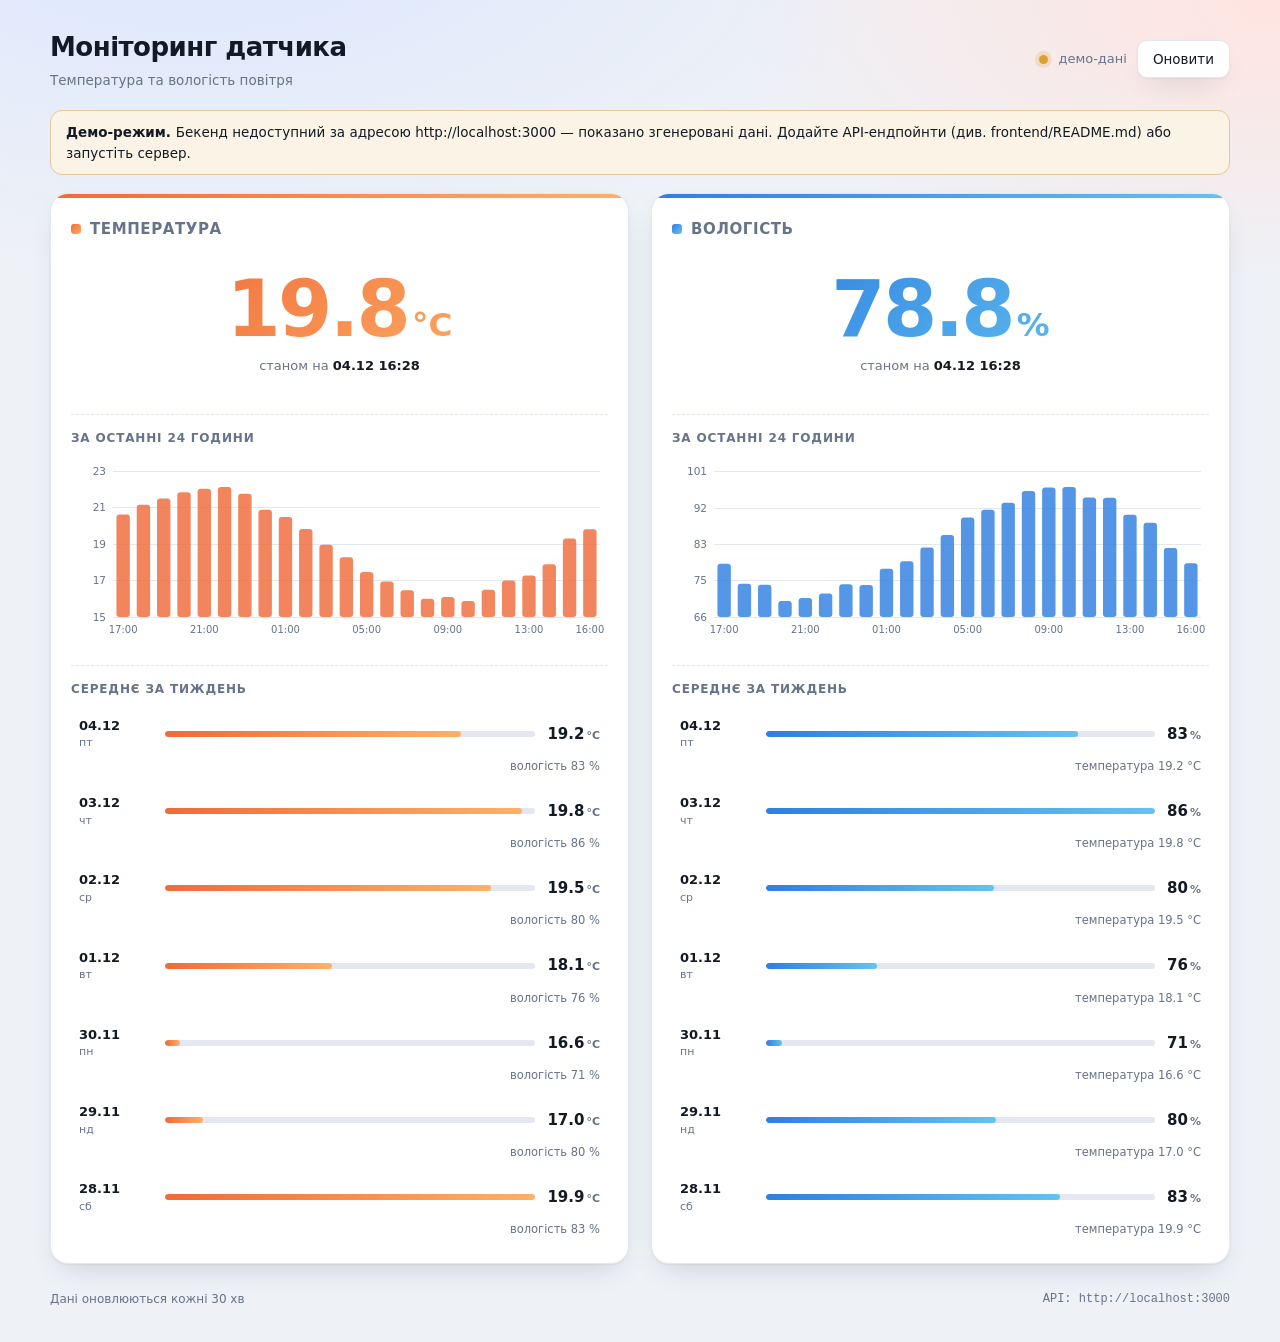
<file: frontend/index.html>
<!doctype html>
<html lang="uk">
<head>
  <meta charset="utf-8">
  <meta name="viewport" content="width=device-width, initial-scale=1">
  <title>Моніторинг температури та вологості</title>
  <link rel="stylesheet" href="styles.css">
</head>
<body>

  <header class="topbar">
    <div class="topbar__titles">
      <h1>Моніторинг датчика</h1>
      <p class="subtitle">Температура та вологість повітря</p>
    </div>

    <div class="topbar__status">
      <span id="status-dot" class="dot dot--idle" aria-hidden="true"></span>
      <span id="status-text" class="status-text">завантаження…</span>
      <button id="refresh" class="btn" type="button">Оновити</button>
    </div>
  </header>

  <div id="banner" class="banner" hidden></div>

  <main class="grid">

    <!-- ================= ТЕМПЕРАТУРА ================= -->
    <section class="panel" data-metric="temp" aria-labelledby="temp-title">
      <h2 class="panel__title" id="temp-title">
        <span class="panel__icon panel__icon--temp" aria-hidden="true"></span>
        Температура
      </h2>

      <!-- 1. актуальні дані -->
      <div class="current">
        <div class="current__value">
          <span data-role="current">—</span><span class="current__unit">°C</span>
        </div>
        <div class="current__meta">
          станом на <b data-role="current-time">—</b>
        </div>
      </div>

      <!-- 2. гістограма за 24 години -->
      <h3 class="block-title">За останні 24 години</h3>
      <div class="chart" data-role="chart" role="img" aria-label="Гістограма температури за 24 години"></div>

      <!-- 3. середні за тиждень -->
      <h3 class="block-title">Середнє за тиждень</h3>
      <ul class="week" data-role="week"></ul>
    </section>

    <!-- ================= ВОЛОГІСТЬ ================= -->
    <section class="panel" data-metric="humid" aria-labelledby="humid-title">
      <h2 class="panel__title" id="humid-title">
        <span class="panel__icon panel__icon--humid" aria-hidden="true"></span>
        Вологість
      </h2>

      <div class="current">
        <div class="current__value">
          <span data-role="current">—</span><span class="current__unit">%</span>
        </div>
        <div class="current__meta">
          станом на <b data-role="current-time">—</b>
        </div>
      </div>

      <h3 class="block-title">За останні 24 години</h3>
      <div class="chart" data-role="chart" role="img" aria-label="Гістограма вологості за 24 години"></div>

      <h3 class="block-title">Середнє за тиждень</h3>
      <ul class="week" data-role="week"></ul>
    </section>

  </main>

  <footer class="footer">
    <span>Дані оновлюються кожні 30&nbsp;хв</span>
    <span id="api-info"></span>
  </footer>

  <script src="app.js"></script>
</body>
</html>
</file>
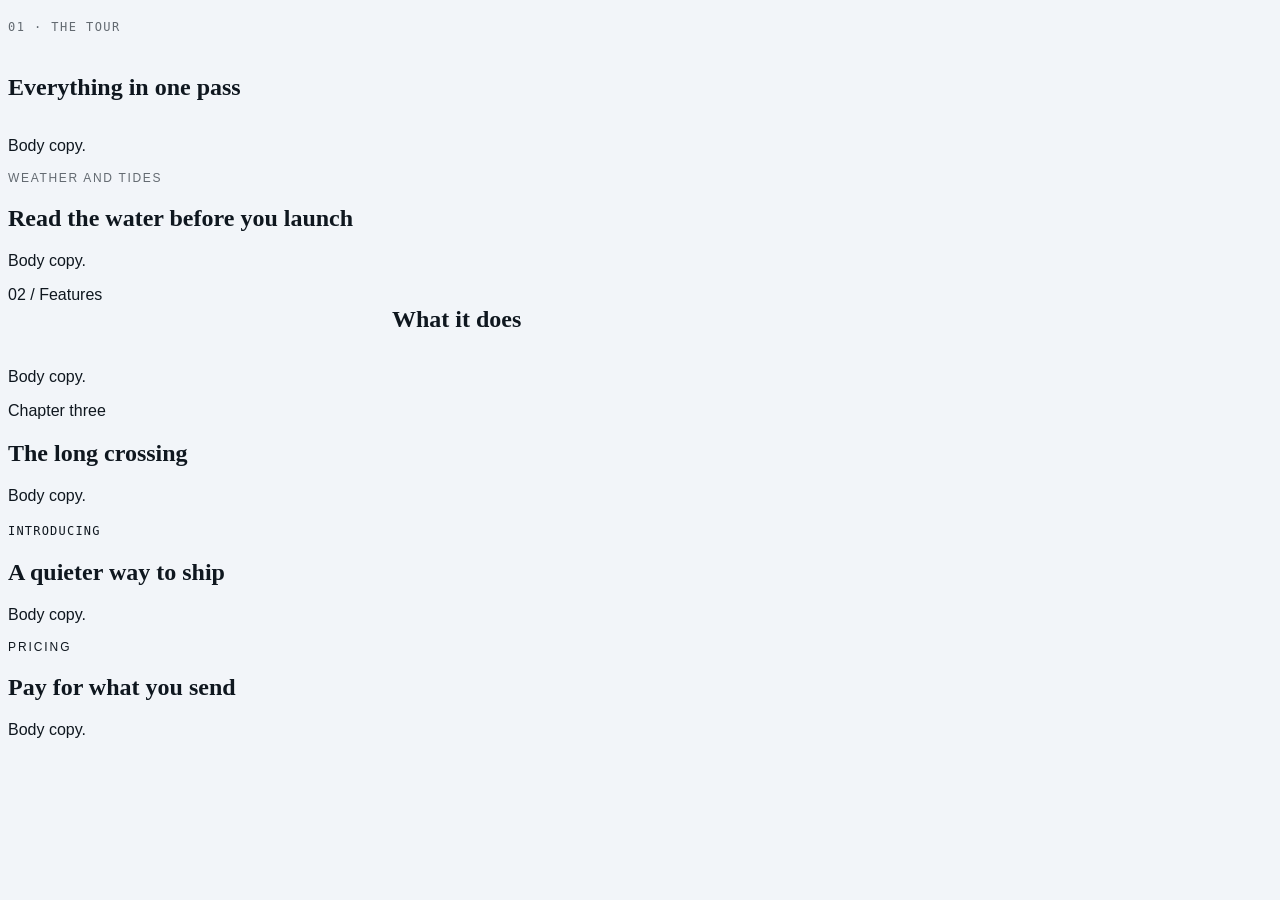
<file: .agents/skills/hallmark/scripts/fixtures/eyebrow-fail/index.html>
<!doctype html>
<!--
  Gate 54 fixture: MUST FAIL, six times.

  Every case here was invisible to the pre-1.3 detector, which keyed on
  `grid-template-columns` in the CSS and so only ever saw one geometry.
  Assertion (run from this directory):

    node ../../sloplint.mjs . --json | node -e "let s='';process.stdin.on('data',d=>s+=d).on('end',()=>console.log(JSON.parse(s).findings.filter(f=>f.gate==='54'&&f.grade==='FAIL').length))"
    # expected: 6

  Scoped to gate 54 on purpose: this file is deliberately slop in other ways too.
-->
<html lang="en">
<head>
<meta charset="utf-8">
<meta name="viewport" content="width=device-width, initial-scale=1">
<title>Gate 54 eyebrow fixture (must fail)</title>
<style>
/* Hallmark · macrostructure: fixture · tone: n/a · anchor hue: 250 · hero: Settled/H1 */
/* Hallmark · pre-emit critique: P3 H3 E3 S3 R3 V3 · weakest: all - this is a fixture */
:root {
  --color-paper: oklch(97% 0.006 250); --color-ink: oklch(20% 0.02 250);
  --color-muted: oklch(52% 0.015 250);
  --font-display: "Fraunces", serif; --font-body: "Public Sans", sans-serif;
  --font-label: "Geist Mono", monospace;
  --text-xs: 0.75rem; --tracking-label: 0.12em;
}
html, body { overflow-x: clip; }
body { background: var(--color-paper); color: var(--color-ink); font-family: var(--font-body); }
h1, h2, h3 { font-family: var(--font-display); }

/* 1: flex column. No grid anywhere; the old check could not see this. */
.a__head { display: flex; flex-direction: column; gap: 0.5rem; }
.a__eyebrow { font-family: var(--font-label); text-transform: uppercase;
  letter-spacing: var(--tracking-label); font-size: var(--text-xs); color: var(--color-muted); }

/* 2: plain block stack, and a class name outside the label vocabulary.
       Caught by resolved CSS alone: uppercase + tracking + small size. */
.b__strand { text-transform: uppercase; letter-spacing: 0.14em; font-size: 0.75rem;
  color: var(--color-muted); }

/* 3: the classic side-by-side grid. Regression guard for the old behaviour. */
.c__head { display: grid; grid-template-columns: minmax(0, 0.4fr) minmax(0, 1fr); gap: 2rem; }

/* 4: multi-column head declared ONLY inside a max-width block. The old check
       skipped every max-width rule, so this shape was a free pass. */
@media (max-width: 48rem) {
  .d__head { display: grid; grid-template-columns: 1fr 2fr; }
}

/* 5: class-less heading. The old check required a semantic match on the head
       wrapper's own classes to even look. */
.e__mark { font-family: var(--font-label); text-transform: uppercase;
  letter-spacing: 0.1em; font-size: 0.75rem; }

/* 6: "overline" was not in the old vocabulary at all. */
.overline { font-size: 0.75rem; letter-spacing: 0.16em; text-transform: uppercase; }
</style>
</head>
<body>

<!-- 1 · flex column stack -->
<section>
  <div class="a__head">
    <p class="a__eyebrow">01 · The tour</p>
    <h2>Everything in one pass</h2>
  </div>
  <p>Body copy.</p>
</section>

<!-- 2 · plain block stack, non-vocabulary class, CSS signals only -->
<section>
  <div>
    <p class="b__strand">Weather and tides</p>
    <h2>Read the water before you launch</h2>
  </div>
  <p>Body copy.</p>
</section>

<!-- 3 · side-by-side grid (the only shape the old gate caught) -->
<section>
  <div class="c__head">
    <span class="eyebrow">02 / Features</span>
    <h2>What it does</h2>
  </div>
  <p>Body copy.</p>
</section>

<!-- 4 · two-column head hidden inside a max-width query -->
<section>
  <div class="d__head">
    <span class="kicker">Chapter three</span>
    <h2>The long crossing</h2>
  </div>
  <p>Body copy.</p>
</section>

<!-- 5 · class-less heading under a labelled span -->
<section>
  <div>
    <span class="e__mark">Introducing</span>
    <h2>A quieter way to ship</h2>
  </div>
  <p>Body copy.</p>
</section>

<!-- 6 · the word the old vocabulary never knew -->
<section>
  <div>
    <p class="overline">Pricing</p>
    <h2>Pay for what you send</h2>
  </div>
  <p>Body copy.</p>
</section>

</body>
</html>
</file>
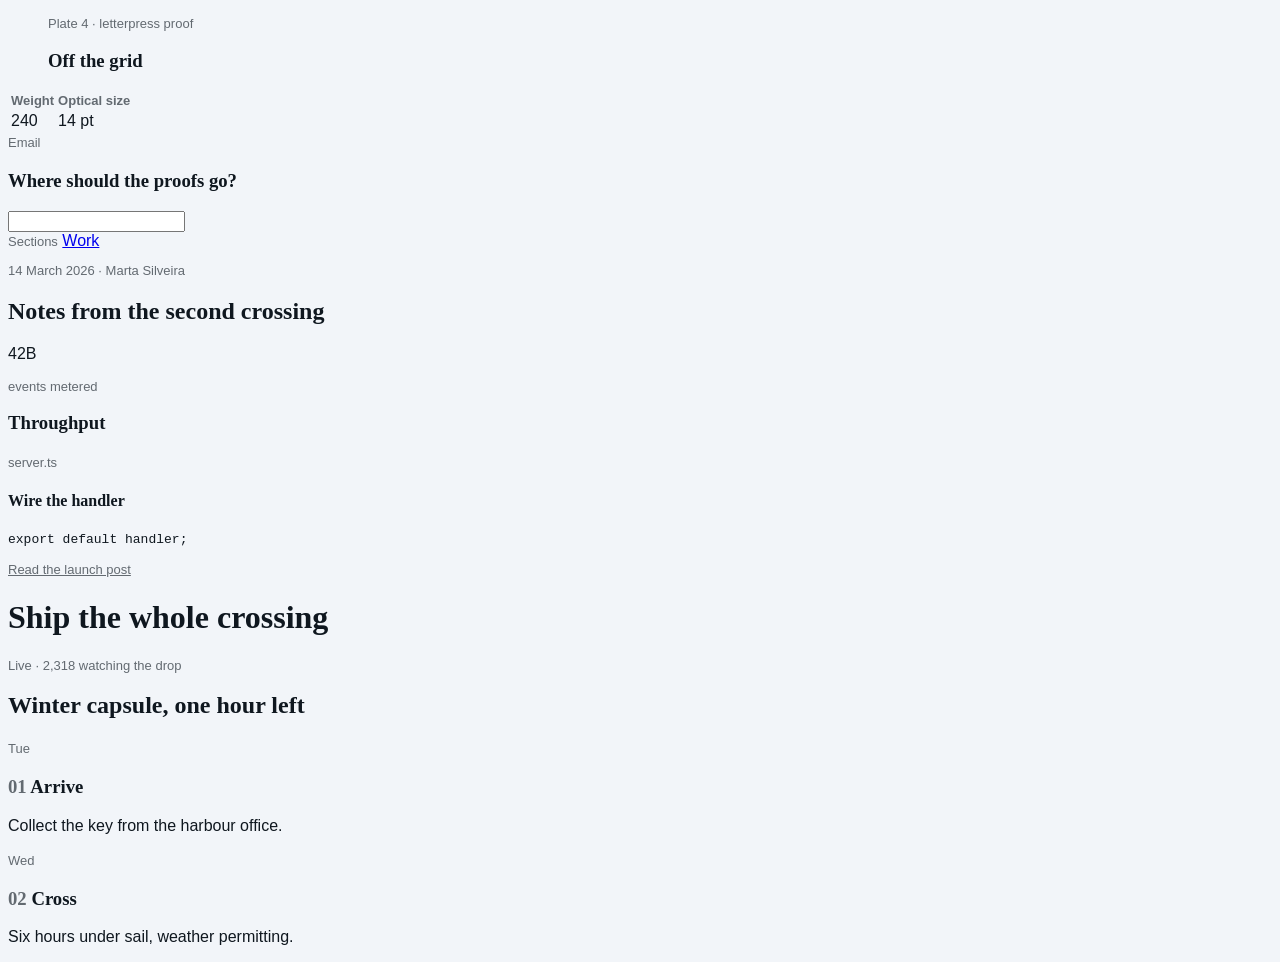
<file: .agents/skills/hallmark/scripts/fixtures/eyebrow-pass/index.html>
<!doctype html>
<!--
  Gate 54 fixture: MUST NOT FAIL.

  Ten shapes that look like an eyebrow to a naive detector and are not one.
  Each carries a fact, a destination, or an identifier the reader would
  otherwise lack: the exceptions gate 54 lists in references/gates.md.

  Assertion (run from this directory):

    node ../../sloplint.mjs . --json | node -e "let s='';process.stdin.on('data',d=>s+=d).on('end',()=>console.log(JSON.parse(s).findings.filter(f=>f.gate==='54').length))"
    # expected: 0

  Scoped to gate 54: this file makes no claim to be clean on the other gates.
-->
<html lang="en">
<head>
<meta charset="utf-8">
<meta name="viewport" content="width=device-width, initial-scale=1">
<title>Gate 54 carve-out fixture (must pass)</title>
<meta name="description" content="Fragments that sit near a heading without announcing it; gate 54 must stay quiet on every one.">
<style>
/* Hallmark · shape: fixture · genre: editorial · theme: fixture (by request)
 * hero: Settled · nav: none · footer: none · enrichment: none · signature: none, this is a gate 54 fixture
 * axes: light/roman-serif/cool · posture: restrained · contrast: pass · fold: n/a · v2.0.0 */
/* Hallmark · pre-emit critique: P3 H3 E3 S3 R3 V3 · weakest: all, this is a fixture */
/* Hallmark · answered F21 · unrelated fragments in one file, not a single document outline */
:root {
  --color-paper: oklch(97% 0.006 250); --color-ink: oklch(20% 0.02 250);
  --color-muted: oklch(52% 0.015 250); --color-accent: oklch(52% 0.14 250); --color-accent-ink: oklch(98% 0.005 250);
  --font-display: "Fraunces", serif; --font-body: "Public Sans", sans-serif;
  --font-label: var(--font-body);
  --text-xs: 0.8125rem;
}
html, body { overflow-x: clip; }
html { scrollbar-color: var(--color-muted) var(--color-paper); }
body { background: var(--color-paper); color: var(--color-ink); font-family: var(--font-body); caret-color: var(--color-accent); }
::selection { background: color-mix(in oklab, var(--color-accent) 22%, transparent); color: var(--color-ink); }
:focus-visible { outline: 2px solid var(--color-accent); outline-offset: 2px; }
a:active, button:active { transform: translateY(1px); }
button:disabled { opacity: 0.55; cursor: not-allowed; }
h1, h2, h3, h4 { font-family: var(--font-display); text-wrap: balance; }
.label { font-family: var(--font-label); font-size: var(--text-xs); color: var(--color-muted); }
.steps { list-style: none; counter-reset: step; padding: 0; }
.steps li { counter-increment: step; }
.steps li h3::before { content: counter(step, decimal-leading-zero) "  "; color: var(--color-muted); }
</style>
</head>
<body>

<!-- 1 · figcaption. Identifier, and it names something that is present. -->
<figure>
  <figcaption class="label">Plate 4 · letterpress proof</figcaption>
  <h3>Off the grid</h3>
</figure>

<!-- 2 · table column header. Identifier. -->
<table>
  <thead><tr><th class="label">Weight</th><th class="label">Optical size</th></tr></thead>
  <tbody><tr><td>240</td><td>14 pt</td></tr></tbody>
</table>

<!-- 3 · form field label. Identifier, bound to its control. -->
<form>
  <div>
    <label class="label" for="email">Email</label>
    <h3>Where should the proofs go?</h3>
    <input id="email" type="email">
  </div>
</form>

<!-- 4 · nav label. Destination. -->
<nav>
  <div>
    <span class="label">Sections</span>
    <h2 hidden>Navigation</h2>
    <a href="/work">Work</a>
  </div>
</nav>

<!-- 5 · dateline. Fact: the date appears nowhere else. -->
<article>
  <p class="label"><time datetime="2026-03-14">14 March 2026</time> · Marta Silveira</p>
  <h2>Notes from the second crossing</h2>
</article>

<!-- 6 · unit label AFTER the figure it labels. Order is the discriminator. -->
<section>
  <div>
    <p class="stat__num">42B</p>
    <p class="label">events metered</p>
  </div>
  <h3>Throughput</h3>
</section>

<!-- 7 · code filename tab. Identifier: a real path. -->
<section>
  <div>
    <span class="label">server.ts</span>
    <h4>Wire the handler</h4>
  </div>
  <pre><code>export default handler;</code></pre>
</section>

<!-- 8 · linked announcement chip. Destination, and it goes somewhere real. -->
<header>
  <div>
    <a class="label" href="/changelog/v2">Read the launch post</a>
    <h1>Ship the whole crossing</h1>
  </div>
</header>

<!-- 9 · live telemetry above a headline. Fact, and the digits prove it. -->
<section>
  <div>
    <p class="label">Live · 2,318 watching the drop</p>
    <h1>Winter capsule, one hour left</h1>
  </div>
</section>

<!-- 10 · a real <ol>. The numbers come from counter(), not from typed labels;
         a genuine per-step identifier rides along without becoming a kicker. -->
<ol class="steps">
  <li>
    <span class="label">Tue</span>
    <h3>Arrive</h3>
    <p>Collect the key from the harbour office.</p>
  </li>
  <li>
    <span class="label">Wed</span>
    <h3>Cross</h3>
    <p>Six hours under sail, weather permitting.</p>
  </li>
</ol>

</body>
</html>
</file>
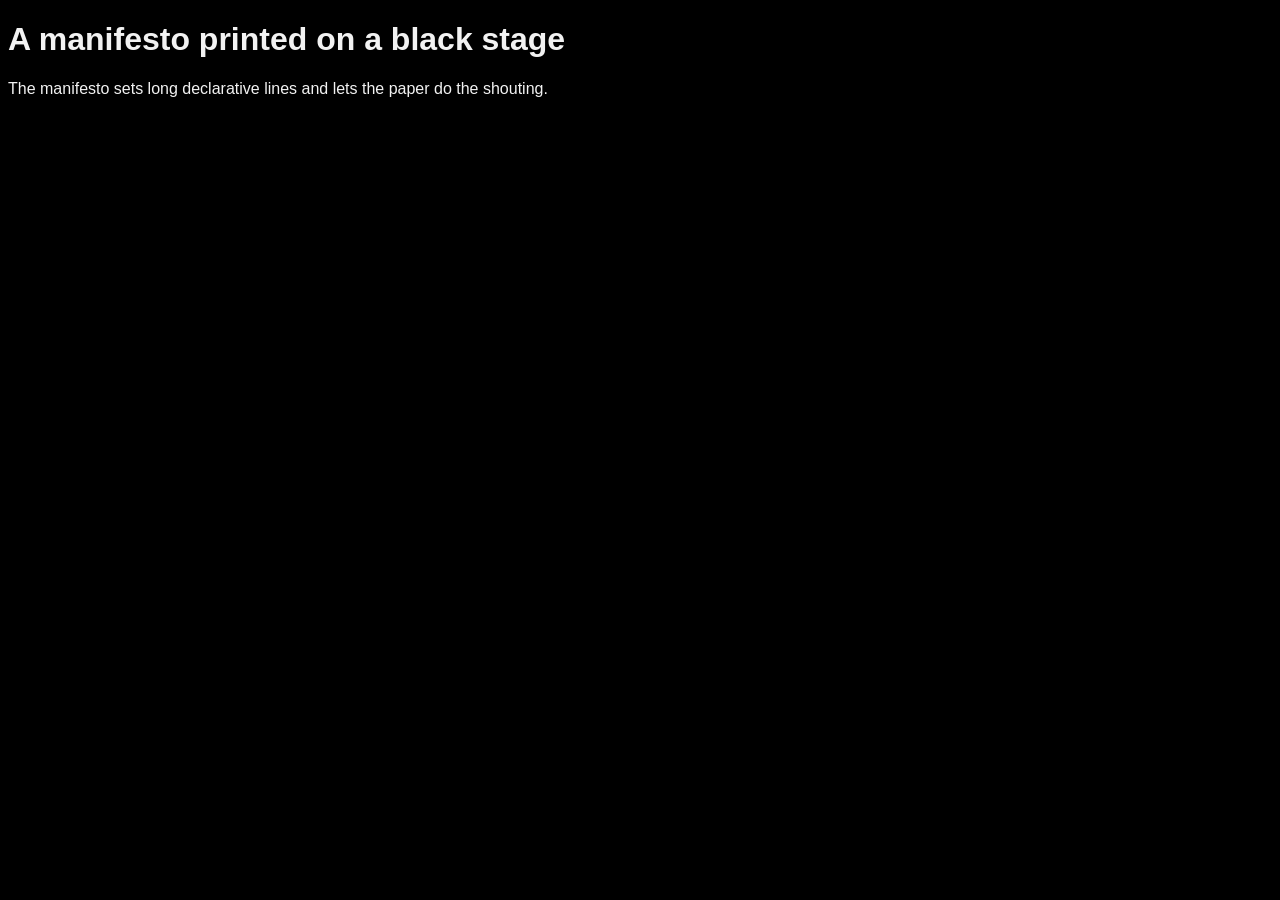
<file: .agents/skills/hallmark/scripts/fixtures/waiver/index.html>
<!doctype html>
<!--
  Waiver fixture. Five waivers are claimed on a deliberately expressive page:
  four are honoured, one is refused because it names a Floor gate, and the build
  ships. There is no cap, so the page is not blocked for being expressive; what
  it gets instead is a NOTE saying four waivers is a house style, not exceptions.

  Assertion (run from this directory):

    node ../../sloplint.mjs . --json | node -e "let s='';process.stdin.on('data',d=>s+=d).on('end',()=>{const j=JSON.parse(s);console.log(JSON.stringify(j.summary))})"
    # expected: fails 0, reflex 0, waived 5, rejected 2, answered 1, notes 1
    # (waived counts findings, not gates: gate 1 fires on both the token and the
    #  h1 rule, and gate 7 on both the token and the body background)

  Case by case:
    waive 40  -> refused, Floor is never waivable, and gate 40 still binds
    waive 7b  -> honoured; the guard (surface: absolute in the stamp) holds
    waive 22  -> honoured
    waive 25  -> honoured (no finding to downgrade on this page)
    waive 1   -> honoured, and trips the >3 house-style NOTE
    answered F3  -> honoured; the Finish finding reports ANSWERED instead of WARN
    answered 40  -> refused; 40 is Floor, and Floor findings are fixed, not answered
-->
<html lang="en">
<head>
<meta charset="utf-8">
<meta name="viewport" content="width=device-width, initial-scale=1">
<title>Waiver fixture</title>
<style>
/* Hallmark · macrostructure: Manifesto · tone: austere · anchor hue: 250 · surface: absolute · nav: N9 · footer: Ft2 · hero: Poster/H1 */
/* Hallmark · pre-emit critique: P5 H4 E5 S4 R5 V4 · weakest: E - fixture, not a real build */
/* Hallmark · waive 40 · contrast measured on the stage · the manifesto is printed white on black */
/* Hallmark · waive 7b · surface: absolute declared, 40-41 pass · the manifesto stage is printed on black paper */
/* Hallmark · waive 22 · neutrals achromatic throughout · the manifesto rules are pure grey by intent */
/* Hallmark · waive 25 · measure runs to 96ch · the manifesto sets long declarative lines */
/* Hallmark · waive 1 · two families declared · the manifesto pairs a display serif with a grotesque */
/* Hallmark · answered F3 · the manifesto head is one word and cannot wrap, so balance has nothing to balance */
/* Hallmark · answered 40 · contrast is fine here honestly */
:root {
  --color-paper: #000;
  --color-ink: oklch(96% 0 250);
  --font-display: Inter, sans-serif;
  --font-body: "Public Sans", sans-serif;
}
html, body { overflow-x: clip; }
body { background: var(--color-paper); color: var(--color-ink); font-family: var(--font-body); }
h1 { font-family: var(--font-display); }
</style>
</head>
<body>
  <h1>A manifesto printed on a black stage</h1>
  <p>The manifesto sets long declarative lines and lets the paper do the shouting.</p>
</body>
</html>
</file>
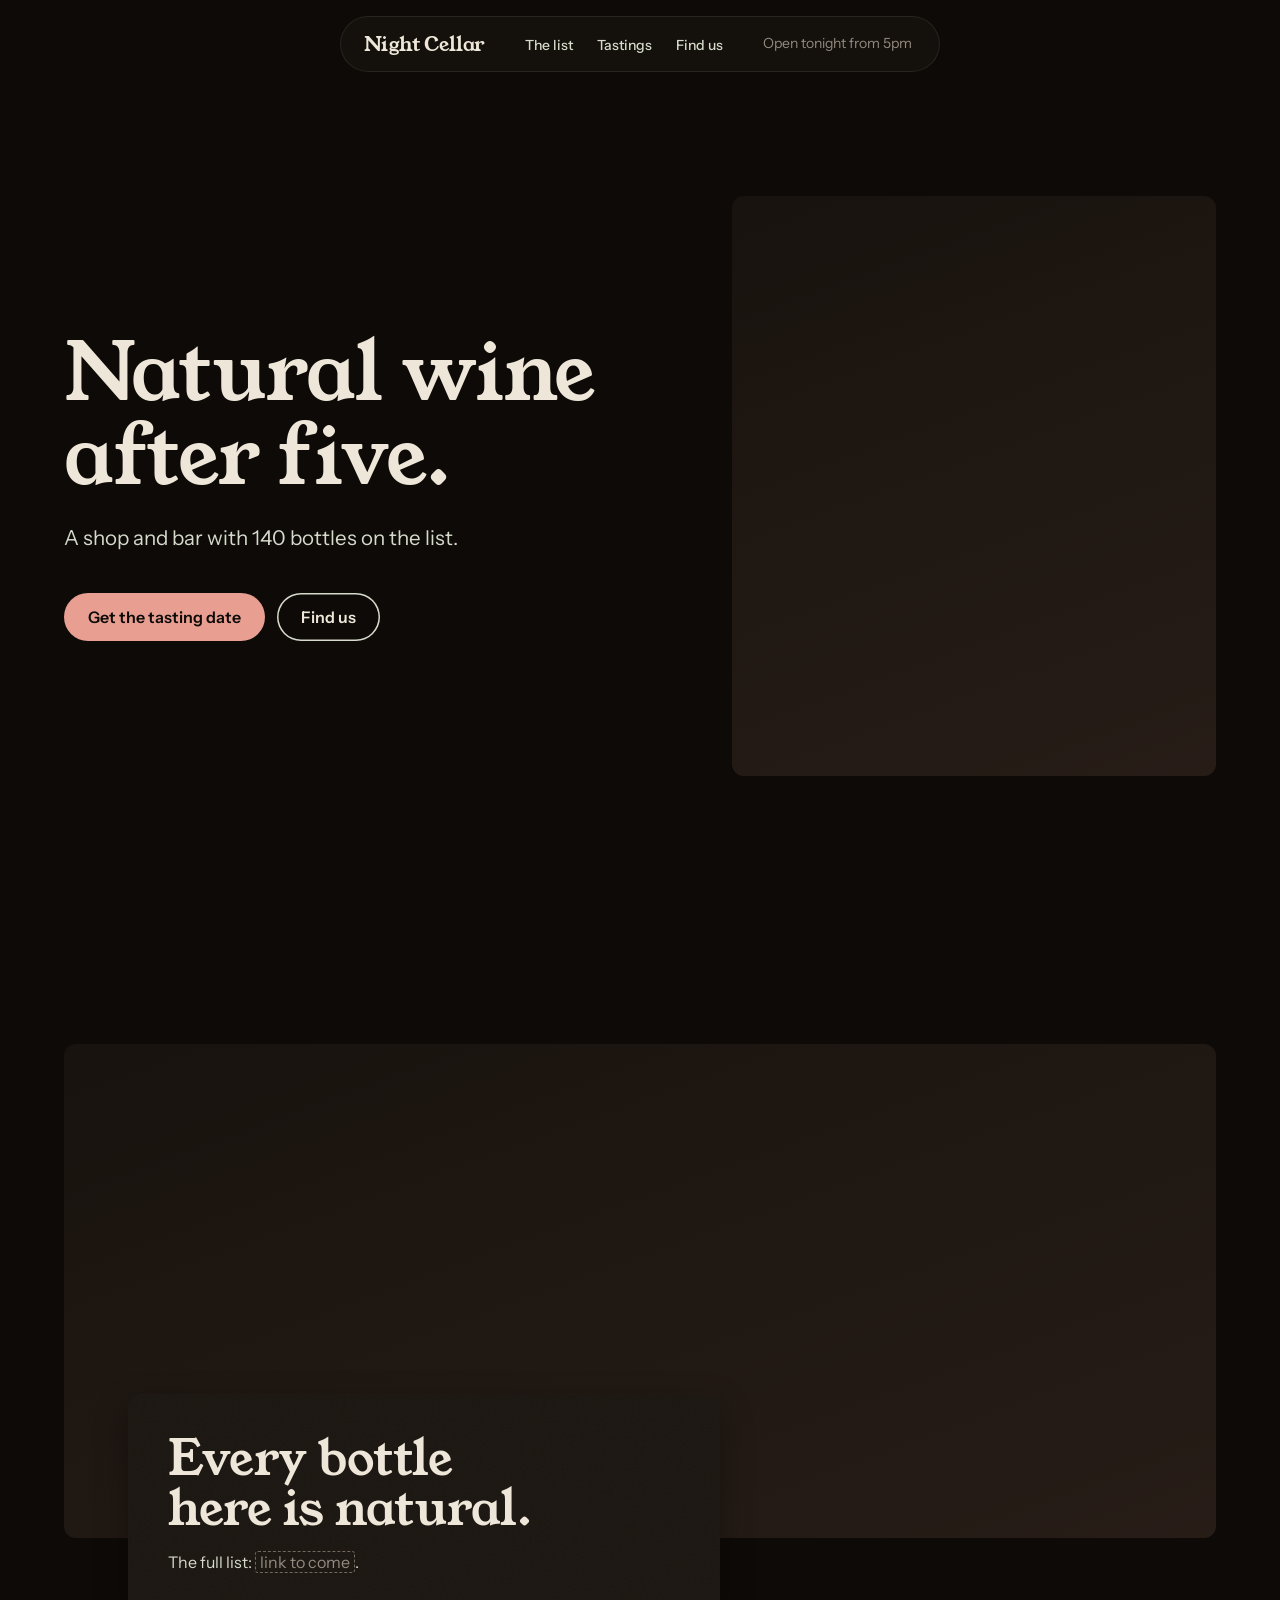
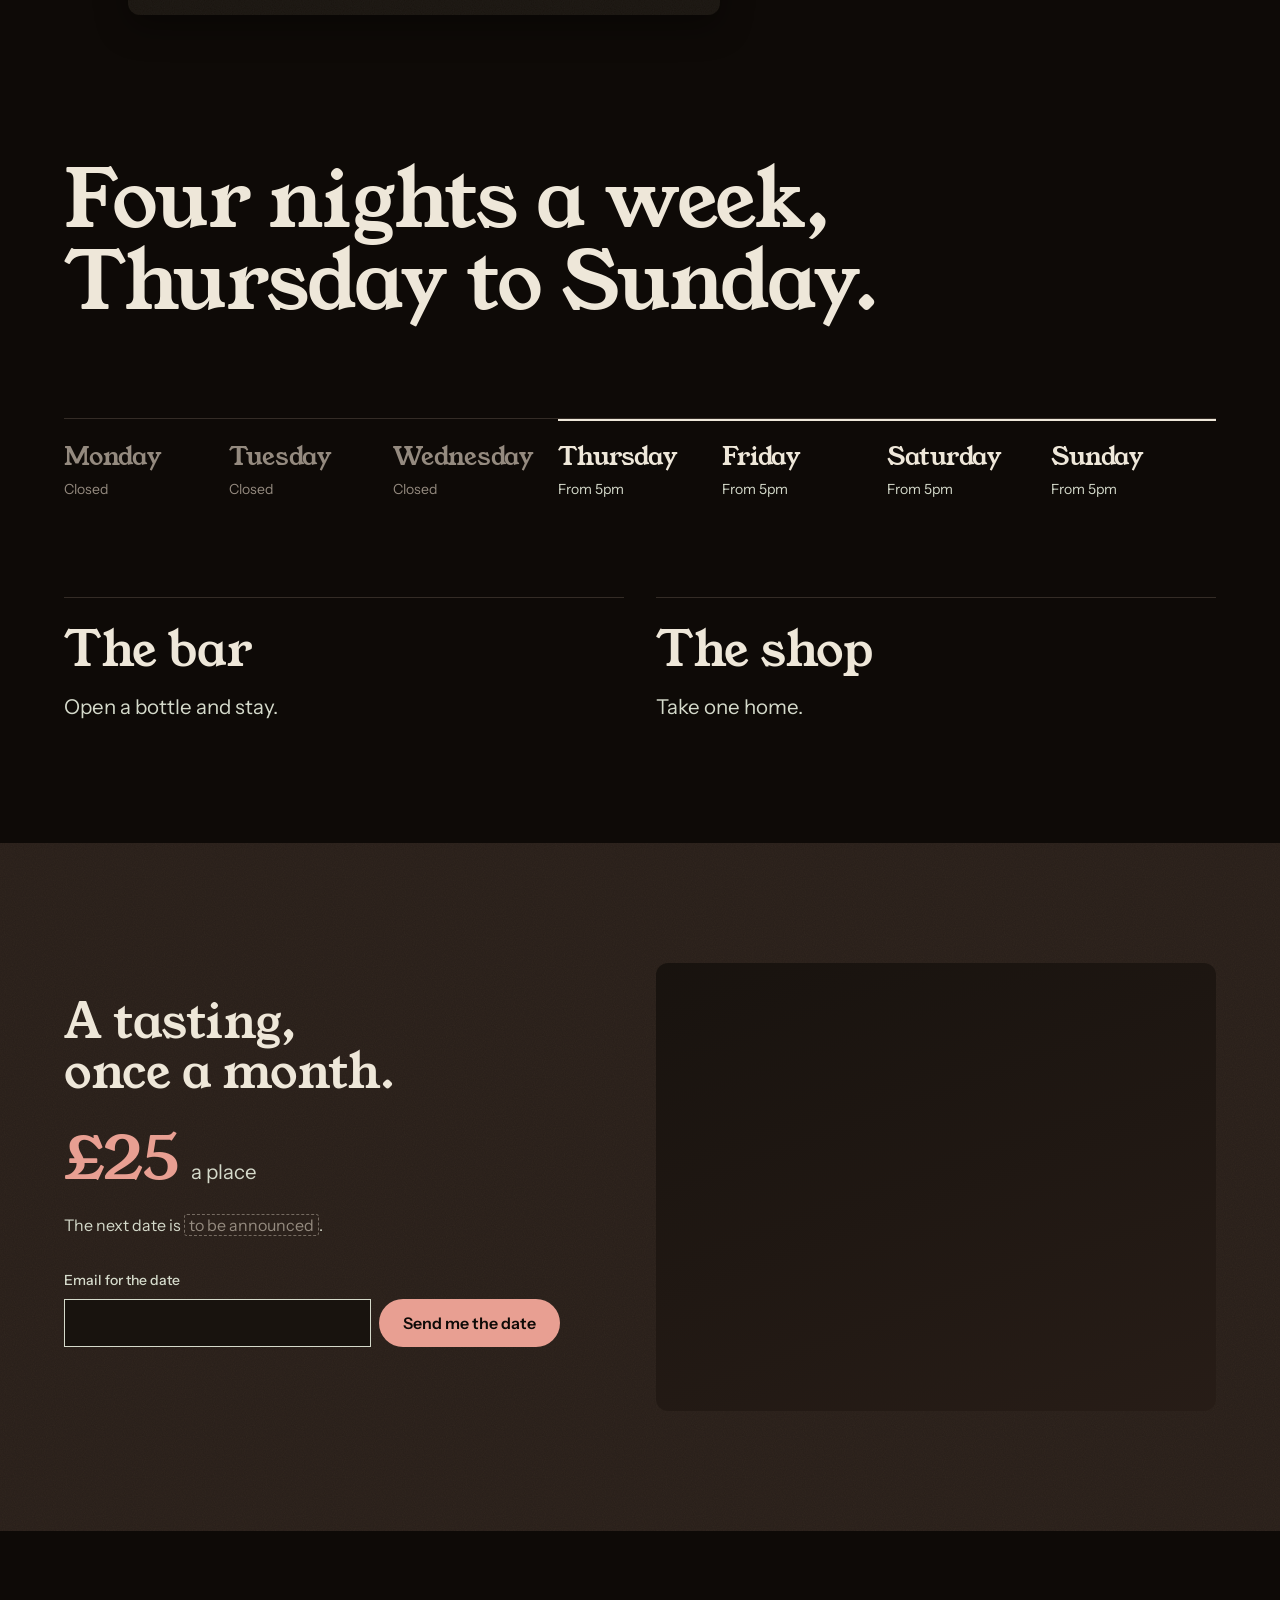
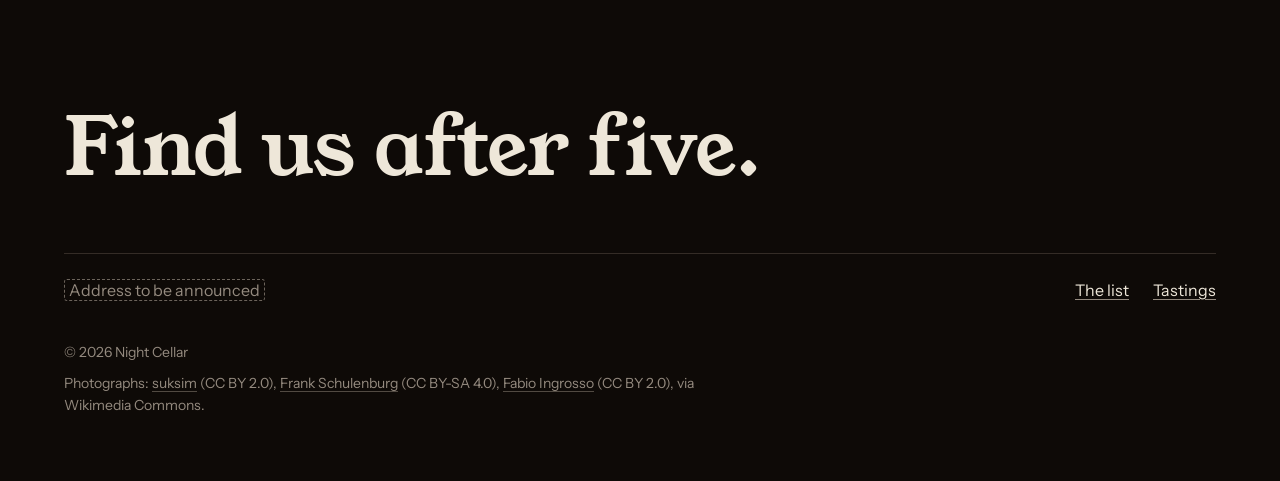
<file: .agents/skills/hallmark/scripts/fixtures/exemplars/atmospheric.html>
<!doctype html>
<html lang="en">
<head>
<meta charset="utf-8">
<meta name="viewport" content="width=device-width, initial-scale=1">
<title>Night Cellar: natural wine after five, Thursday to Sunday</title>
<meta name="description" content="Night Cellar is a natural wine shop and bar with 140 bottles on the list, open Thursday to Sunday from 5pm, with a tasting once a month.">
<link rel="preconnect" href="https://fonts.googleapis.com">
<link rel="preconnect" href="https://fonts.gstatic.com" crossorigin>
<link href="https://fonts.googleapis.com/css2?family=Young+Serif&family=Instrument+Sans:wght@400;500;600&display=swap" rel="stylesheet">
<style>
/* Hallmark · job: visit · shape: Photographic · genre: atmospheric · theme: Spore (by request)
 * hero: Settled · nav: floating pill · footer: statement · imagery: photographs, library 3, warm con=6 exp=-4 · signature: a pour into the decanter after five beside the head, with tonight's door in the nav · spore: cellar
 * axes: dark/roman-serif/warm · posture: committed · contrast: pass · fold: pass · v2.0.0 */
/* Hallmark · pre-emit critique: P4 H4 E4 S4 R5 V4 · weakest: S, the photographs are a stand-in bar; every head carries a fact from the brief, the pour is pink like the one signal, and the nav reads tonight's door from the brief's hours */
/* Hallmark · hero-review: in-thread · ship · 0 findings · finish-review: subagent · fix · 5 findings · 5 resolved · gap: the maker's-log voice can name no bottle until the user gives the list */
:root {
  color-scheme: dark;
  --space-3xs: 2px; --space-2xs: 4px; --space-xs: 8px; --space-sm: 12px; --space-md: 16px; --space-lg: 24px; --space-xl: 40px; --space-2xl: 64px; --space-3xl: 96px; --space-4xl: 144px;
  --text-xs: 0.8125rem; --text-sm: 0.875rem; --text-md: 1rem; --text-lg: 1.25rem; --text-xl: 1.5625rem; --text-2xl: 1.953rem; --text-3xl: 2.441rem;
  --text-display-s: clamp(2.25rem, 4vw + 0.5rem, 3.75rem); --text-display: clamp(2.75rem, 5vw + 1rem, 5.25rem);
  --text-section: clamp(2rem, 2.5vw + 1rem, 3.5rem); --text-title: clamp(1.25rem, 0.75vw + 0.875rem, 1.625rem); --text-lead: clamp(1.125rem, 0.35vw + 1rem, 1.375rem);
  --ease-out: cubic-bezier(0.16, 1, 0.3, 1); --ease-in: cubic-bezier(0.7, 0, 0.84, 0); --ease-in-out: cubic-bezier(0.65, 0, 0.35, 1);
  --dur-micro: 120ms; --dur-short: 220ms; --dur-long: 420ms;
  --color-error: oklch(72% 0.15 27); --color-success: oklch(76% 0.13 150);
  --container: 1440px; --gutter: 64px; --gap-columns: 32px; --section-gap-s: 120px; --section-gap: 144px; --section-gap-l: 176px;
  --z-base: 1; --z-raised: 10; --z-dropdown: 100; --z-sticky: 200; --z-sticky-nav: 300; --z-modal: 400; --z-toast: 500; --z-tooltip: 600;
  --color-paper: oklch(15% 0.01 60); --color-paper-2: oklch(19% 0.012 60); --color-paper-3: oklch(24% 0.02 50);
  --color-ink: oklch(93% 0.02 85); --color-ink-2: oklch(88% 0.02 120); --color-muted: oklch(64% 0.02 70);
  --color-rule: oklch(30% 0.015 60);
  --color-accent: oklch(77% 0.09 30); --color-accent-2: oklch(86% 0.06 30); --color-accent-ink: oklch(15% 0.01 60); --color-focus: oklch(86% 0.06 30);
  --font-display: "Young Serif", Georgia, serif; --font-body: "Instrument Sans", ui-sans-serif, system-ui, sans-serif;
  --font-outlier: "DM Mono", ui-monospace, monospace;
  --radius-card: 12px; --radius-pill: 999px; --rule-hair: 1px;
  --shadow-card: 0 12px 32px oklch(8% 0.01 60 / 0.35);
  --tracking-display: -0.01em;
  --grain: 0.15; --display-weight: 400;
}
*, *::before, *::after { box-sizing: border-box; }
html, body { overflow-x: clip; }
html { scrollbar-color: var(--color-muted) var(--color-paper); scroll-padding-top: var(--space-3xl); }
body { margin: 0; background: var(--color-paper); color: var(--color-ink); font-family: var(--font-body); font-size: var(--text-md); line-height: 1.55; -webkit-font-smoothing: antialiased; caret-color: var(--color-accent); }
::selection { background: color-mix(in oklab, var(--color-accent) 22%, transparent); color: var(--color-ink); }
:focus-visible { outline: 2px solid var(--color-focus); outline-offset: 2px; }
a { color: inherit; text-decoration-thickness: 1px; text-underline-offset: 0.16em; }
h1, h2, h3 { margin: 0; font-family: var(--font-display); font-weight: var(--display-weight, 700); font-synthesis: none; letter-spacing: var(--tracking-display); line-height: 1.05; overflow-wrap: break-word; min-width: 0; text-wrap: balance; }
h1 { max-width: 20ch; font-size: var(--text-display); } h2 { max-width: 30ch; font-size: var(--text-section); } h3 { max-width: 40ch; font-size: var(--text-title); line-height: 1.2; }
.lead { font-size: var(--text-lead); line-height: 1.45; max-width: 52ch; }
p { margin: 0; text-wrap: pretty; }
p:not([class]) { max-width: 65ch; }
img, video { max-width: 100%; height: auto; display: block; }
svg { display: block; }
[hidden] { display: none !important; }
button, input, select, textarea { font: inherit; }
.container { width: 100%; max-width: var(--container); margin-inline: auto; padding-inline: var(--gutter); box-sizing: border-box; }
.num, .figure, td.num { font-variant-numeric: tabular-nums; }
.visually-hidden { position: absolute; width: 1px; height: 1px; overflow: hidden; clip-path: inset(50%); white-space: nowrap; }
[data-slot] { position: relative; overflow: hidden; background: linear-gradient(160deg, var(--color-paper-2, var(--color-paper)), var(--color-paper-3, var(--color-paper))); }
[data-slot] > img { position: absolute; inset: 0; width: 100%; height: 100%; object-fit: cover; z-index: 1; }
[data-slot]:has(> img) > :not(img):not([data-keep]) { display: none !important; }
@media (max-width: 60rem) { :root { --gutter: 24px; --section-gap-s: 80px; --section-gap: 96px; --section-gap-l: 120px; } }
@media (max-width: 40rem) { :root { --gutter: 16px; --section-gap-s: 56px; --section-gap: 72px; --section-gap-l: 96px; --gap-columns: 16px; } }
@media (prefers-reduced-motion: reduce) { *:not(.keep-motion), *:not(.keep-motion)::before, *:not(.keep-motion)::after { animation-duration: 0.01ms !important; animation-iteration-count: 1 !important; transition-duration: 0.01ms !important; scroll-behavior: auto !important; } }
/* photographs: warm con=6 exp=-4 */
[data-slot] > img { filter: sepia(0.28) saturate(0.94) contrast(1.06) brightness(0.96); }
/* Page */
*, *::before, *::after { box-sizing: border-box; }
.skip { position: absolute; left: var(--space-md); top: calc(-1 * var(--space-3xl)); z-index: var(--z-toast); padding: var(--space-xs) var(--space-md); border-radius: var(--radius-pill); background: var(--color-ink); color: var(--color-paper); }
.skip:focus-visible { top: var(--space-md); }

/* Controls: the theme's pair */
.btn { display: inline-flex; align-items: center; justify-content: center; min-height: 48px; padding: 0 var(--space-lg); border: 0; border-radius: var(--radius-pill); font: 600 var(--text-md)/1 var(--font-body); white-space: nowrap; text-decoration: none; cursor: pointer; transition: background-color var(--dur-micro) var(--ease-out), box-shadow var(--dur-micro) var(--ease-out), transform var(--dur-micro) var(--ease-out); }
.btn--primary { background: var(--color-accent); color: var(--color-accent-ink); }
.btn--primary:hover { background: var(--color-accent-2); }
.btn--secondary { background: transparent; color: var(--color-ink); box-shadow: inset 0 0 0 1.5px var(--color-ink-2); }
.btn--secondary:hover { background: var(--color-paper-3); }
.btn:active { transform: translateY(1px); }
.btn:focus-visible { outline: 2px solid var(--color-focus); outline-offset: 3px; }
.btn:disabled, .btn[aria-disabled="true"] { opacity: 0.55; cursor: not-allowed; transform: none; }
.btn[aria-busy="true"] { cursor: progress; }
.actions { display: flex; flex-wrap: wrap; gap: var(--space-sm); }

/* Nav: a floating pill on a blur, the genre's one glass */
.nav { position: fixed; top: var(--space-md); left: 0; right: 0; z-index: var(--z-sticky-nav); display: flex; justify-content: center; padding-inline: var(--gutter); pointer-events: none; }
.nav__pill { pointer-events: auto; display: flex; align-items: center; gap: var(--space-xl); min-height: 56px; padding: var(--space-2xs) var(--space-2xs) var(--space-2xs) var(--space-lg); border-radius: var(--radius-pill); background: color-mix(in oklab, var(--color-paper-2) 74%, transparent); -webkit-backdrop-filter: blur(14px); backdrop-filter: blur(14px); box-shadow: inset 0 0 0 1px color-mix(in oklab, var(--color-ink) 9%, transparent); }
.wordmark { font: 400 var(--text-lg)/1 var(--font-display); letter-spacing: var(--tracking-display); color: var(--color-ink); text-decoration: none; white-space: nowrap; }
.nav__links { display: flex; gap: var(--space-lg); margin: 0; padding: 0; list-style: none; }
.nav__links a { font-size: var(--text-sm); font-weight: 500; color: var(--color-ink-2); text-decoration: none; text-underline-offset: 0.3em; white-space: nowrap; }
.nav__links a:hover { color: var(--color-ink); text-decoration: underline; text-decoration-color: var(--color-accent); }
.nav__links a:active { color: var(--color-accent-2); }
.wordmark:focus-visible, .nav__links a:focus-visible { outline: 2px solid var(--color-focus); outline-offset: 4px; border-radius: var(--radius-pill); }
.nav__door { margin: 0; padding-right: var(--space-lg); font-size: var(--text-sm); color: var(--color-muted); white-space: nowrap; }

/* Photographs */
.photo { position: relative; margin: 0; border-radius: var(--radius-card); }
.photo > img { border-radius: inherit; outline: var(--rule-hair) solid color-mix(in oklab, var(--color-ink) 8%, transparent); outline-offset: -1px; }

/* Hero: Settled, the pour standing beside the head */
.hero { display: grid; align-items: center; min-height: 100dvh; padding-block: calc(56px + var(--space-xl)) var(--space-lg); box-sizing: border-box; }
.hero__grid { display: grid; grid-template-columns: minmax(0, 1fr) minmax(0, min(35rem, 42%)); column-gap: var(--space-3xl); align-items: center; }
.hero__text { display: grid; gap: var(--space-lg); }
.hero__text h1 { max-width: 13ch; }
.hero__text .lead { color: var(--color-ink-2); max-width: 34ch; }
.hero__text .actions { margin-top: var(--space-md); }
.hero__photo { aspect-ratio: 5 / 6; max-height: calc(100dvh - 56px - var(--space-3xl) - var(--space-xl)); }

@media (max-width: 60rem) {
  .nav { padding-inline: var(--space-md); }
  .nav__pill { gap: var(--space-md); padding-left: var(--space-md); }
  .nav__links { display: none; }
  .hero { min-height: 0; padding-block: calc(56px + var(--space-3xl)) var(--space-2xl); }
  .hero__grid { grid-template-columns: minmax(0, 1fr); row-gap: var(--space-xl); }
  .hero__photo { max-height: none; }
}

/* Grain: the theme's speck, on a band or a panel, never on a photograph */
.grained { position: relative; isolation: isolate; }
.grained::after { content: ""; position: absolute; inset: 0; z-index: var(--z-base); border-radius: inherit; pointer-events: none; opacity: var(--grain); mix-blend-mode: screen;
  background-image: url("data:image/svg+xml,%3Csvg xmlns='http://www.w3.org/2000/svg' width='200' height='200'%3E%3Cfilter id='n'%3E%3CfeTurbulence type='fractalNoise' baseFrequency='0.9' numOctaves='2'/%3E%3CfeColorMatrix values='0 0 0 0 0.6 0 0 0 0 0.55 0 0 0 0 0.45 0 0 0 0.35 0'/%3E%3C/filter%3E%3Crect width='200' height='200' filter='url(%23n)'/%3E%3C/svg%3E"); }
.grained > * { position: relative; z-index: var(--z-raised); }

/* The list: the racks edge to edge, the head on a grained plate across its foot */
.list { padding-top: var(--section-gap); }
.list__photo { aspect-ratio: 21 / 9; }
.plate { display: grid; gap: var(--space-md); width: min(100%, 37rem); margin: calc(-1 * var(--space-4xl)) 0 0 var(--space-2xl); padding: var(--space-xl); border-radius: var(--radius-card); background: var(--color-paper-2); box-shadow: var(--shadow-card); z-index: var(--z-raised); }
.plate__more { color: var(--color-ink-2); }

/* Four nights: the week set in type, the open nights lit, the dark ones left dim */
.nights { margin-top: var(--section-gap); }
.statement { max-width: 18ch; font-size: var(--text-display); line-height: 1.02; }
.week { display: grid; grid-template-columns: repeat(7, minmax(0, 1fr)); margin: var(--space-3xl) 0 0; padding: 0; list-style: none; border-top: var(--rule-hair) solid var(--color-rule); }
.week__day { display: grid; gap: var(--space-xs); padding: var(--space-lg) var(--space-md) 0 0; }
.week__name { font: 400 var(--text-xl)/1.1 var(--font-display); letter-spacing: var(--tracking-display); }
.week__hours { font-size: var(--text-sm); color: var(--color-ink-2); }
.week__day.is-open { box-shadow: inset 0 2px 0 var(--color-ink); }
.week__day.is-shut .week__name, .week__day.is-shut .week__hours { color: var(--color-muted); }
.ways { display: grid; grid-template-columns: repeat(2, minmax(0, 1fr)); column-gap: var(--gap-columns); margin-top: var(--space-3xl); }
.way { display: grid; gap: var(--space-sm); padding-top: var(--space-lg); border-top: var(--rule-hair) solid var(--color-rule); }
.way h3 { font-size: var(--text-section); max-width: none; }
.way p { font-size: var(--text-lead); color: var(--color-ink-2); }

/* Tastings: the one band, grained, the price in pink */
.tastings { margin-top: var(--section-gap-s); padding-block: var(--section-gap-s); background: var(--color-paper-3); }
.tastings__grid { display: grid; grid-template-columns: repeat(2, minmax(0, 1fr)); column-gap: var(--gap-columns); align-items: center; }
.tastings__text { display: grid; gap: var(--space-lg); padding-right: var(--space-2xl); }
.tastings__text > p:not([class]) { color: var(--color-ink-2); }
.price { display: flex; align-items: baseline; gap: var(--space-sm); margin-top: var(--space-xs); color: var(--color-ink-2); font-size: var(--text-lead); }
.price__figure { font: 400 var(--text-display-s)/1 var(--font-display); letter-spacing: var(--tracking-display); color: var(--color-accent); font-variant-numeric: lining-nums tabular-nums; }
.tastings__photo { aspect-ratio: 5 / 4; min-height: 440px; }
.fill { padding: 0 0.25em; border: 1px dashed color-mix(in oklch, var(--color-muted) 70%, transparent); border-radius: 3px; color: var(--color-muted); -webkit-box-decoration-break: clone; box-decoration-break: clone; }

.signup { display: grid; gap: var(--space-xs); margin-top: var(--space-xs); }
.signup label { font-size: var(--text-sm); font-weight: 500; color: var(--color-ink-2); }
.signup__row { display: flex; gap: var(--space-xs); }
.signup input { flex: 1; min-width: 0; min-height: 48px; padding: 0 var(--space-md); border: 1.5px solid var(--color-ink-2); border-radius: 0; background: var(--color-paper-2); color: var(--color-ink); outline: 2px solid transparent; outline-offset: -4px; }
.signup input:hover { background: var(--color-paper); }
.signup input:focus-visible { outline-color: var(--color-focus); }
.signup input[aria-invalid] { border-color: var(--color-error); }
.signup input:disabled { opacity: 0.55; cursor: not-allowed; }
.signup__help { min-height: 1lh; font-size: var(--text-sm); color: var(--color-muted); }

/* Footer: a statement, then the facts and links */
.footer { padding-block: var(--section-gap-l) var(--space-2xl); }
.footer__line { max-width: 16ch; font-size: var(--text-display); line-height: 1.02; }
.footer__row { display: flex; flex-wrap: wrap; justify-content: space-between; align-items: baseline; gap: var(--space-lg); margin-top: var(--space-2xl); padding-top: var(--space-lg); border-top: var(--rule-hair) solid var(--color-rule); }
.footer__where { color: var(--color-ink-2); }
.footer__links { display: flex; flex-wrap: wrap; gap: var(--space-lg); margin: 0; padding: 0; list-style: none; }
.footer__links a { color: var(--color-ink); text-decoration-color: var(--color-muted); white-space: nowrap; }
.footer__links a:hover { text-decoration-color: var(--color-accent); }
.footer__links a:focus-visible { outline: 2px solid var(--color-focus); outline-offset: 3px; }
.legal { margin-top: var(--space-xl); font-size: var(--text-sm); color: var(--color-muted); }
.credits { max-width: 80ch; margin-top: var(--space-xs); font-size: var(--text-sm); line-height: 1.6; color: var(--color-muted); }
.credits span { white-space: nowrap; }
.credits a { color: inherit; text-decoration-color: color-mix(in oklab, var(--color-muted) 50%, transparent); text-underline-offset: 0.2em; }
.credits a:hover { text-decoration-color: var(--color-accent); }

@media (max-width: 60rem) {
  .plate { margin: calc(-1 * var(--space-2xl)) 0 0; padding: var(--space-lg); }
  .list__photo { aspect-ratio: 4 / 3; }
  .week { grid-template-columns: minmax(0, 1fr); margin-top: var(--space-2xl); border-top: 0; }
  .week__day { grid-template-columns: minmax(0, 1fr) auto; align-items: baseline; padding: var(--space-sm) 0; border-top: var(--rule-hair) solid var(--color-rule); }
  .week__day.is-open { box-shadow: none; }
  .week__name { font-size: var(--text-lg); }
  .ways { grid-template-columns: minmax(0, 1fr); row-gap: var(--space-xl); margin-top: var(--space-3xl); }
  .statement, .footer__line { font-size: var(--text-section); }
  .tastings__grid { grid-template-columns: minmax(0, 1fr); row-gap: var(--space-xl); }
  .tastings__text { padding-right: 0; }
  .tastings__photo { min-height: 0; }
}
@media (max-width: 40rem) {
  .signup__row { flex-direction: column; }
}
</style>
<script>document.documentElement.classList.add('js');</script>
</head>
<body>
<a class="skip" href="#main">Skip to content</a>

<header class="nav">
  <nav class="nav__pill" aria-label="Main">
    <a class="wordmark" href="#top" aria-label="Night Cellar, home">Night Cellar</a>
    <ul class="nav__links" role="list">
      <li><a href="#list">The list</a></li>
      <li><a href="#tastings">Tastings</a></li>
      <li><a href="#find">Find us</a></li>
    </ul>
    <p class="nav__door" role="status" id="door">Open Thursday to Sunday</p>
  </nav>
</header>

<main id="main">
  <section class="hero" id="top" aria-labelledby="hero-title">
    <div class="container hero__grid">
      <div class="hero__text">
        <h1 id="hero-title">Natural wine after five.</h1>
        <p class="lead">A shop and bar with 140 bottles on the list.</p>
        <div class="actions">
          <a class="btn btn--primary" href="#tastings">Get the tasting date</a>
          <a class="btn btn--secondary" href="#find">Find us</a>
        </div>
      </div>
      <figure class="photo hero__photo" data-slot="hero" data-alt="A glass being poured at the bar after five">
        <img src="https://upload.wikimedia.org/wikipedia/commons/thumb/b/b1/Pouring_wine_into_a_decanter.jpg/1280px-Pouring_wine_into_a_decanter.jpg" width="3872" height="2592" fetchpriority="high" alt="Wine poured from a bottle into a glass decanter in low light" style="object-position: 42% 50%">
      </figure>
    </div>
  </section>

  <section class="list" id="list" aria-labelledby="list-title">
    <div class="container">
      <figure class="photo list__photo" data-slot="photo-1" data-alt="The bottles on the list, racked in the shop">
        <img src="https://upload.wikimedia.org/wikipedia/commons/thumb/9/9e/Schramsberg_Vineyards%2C_July_2019-7579%2B7580.jpg/1280px-Schramsberg_Vineyards%2C_July_2019-7579%2B7580.jpg" width="6244" height="3903" loading="lazy" alt="A long cellar aisle between racks of bottles laid neck down" style="object-position: 50% 60%">
      </figure>
      <div class="plate grained">
        <h2 id="list-title">Every bottle here is natural.</h2>
        <p class="plate__more">The full list: <span class="fill" data-fill="list">link to come</span>.</p>
      </div>
    </div>
  </section>

  <section class="nights" aria-labelledby="nights-title">
    <div class="container">
      <h2 id="nights-title" class="statement">Four nights a week, Thursday to Sunday.</h2>
      <ol class="week" role="list" aria-label="Opening hours">
        <li class="week__day is-shut"><span class="week__name">Monday</span><span class="week__hours">Closed</span></li>
        <li class="week__day is-shut"><span class="week__name">Tuesday</span><span class="week__hours">Closed</span></li>
        <li class="week__day is-shut"><span class="week__name">Wednesday</span><span class="week__hours">Closed</span></li>
        <li class="week__day is-open"><span class="week__name">Thursday</span><span class="week__hours">From 5pm</span></li>
        <li class="week__day is-open"><span class="week__name">Friday</span><span class="week__hours">From 5pm</span></li>
        <li class="week__day is-open"><span class="week__name">Saturday</span><span class="week__hours">From 5pm</span></li>
        <li class="week__day is-open"><span class="week__name">Sunday</span><span class="week__hours">From 5pm</span></li>
      </ol>
      <div class="ways">
        <div class="way">
          <h3>The bar</h3>
          <p>Open a bottle and stay.</p>
        </div>
        <div class="way">
          <h3>The shop</h3>
          <p>Take one home.</p>
        </div>
      </div>
    </div>
  </section>

  <section class="tastings grained" id="tastings" aria-labelledby="tastings-title">
    <div class="container tastings__grid">
      <div class="tastings__text">
        <h2 id="tastings-title">A tasting, once a month.</h2>
        <p class="price"><span class="price__figure">£25</span> a place</p>
        <p>The next date is <span class="fill" data-fill="date">to be announced</span>.</p>
        <form class="signup" data-endpoint="" novalidate>
          <label for="email">Email for the date</label>
          <div class="signup__row">
            <input id="email" name="email" type="email" autocomplete="email" inputmode="email" required>
            <button class="btn btn--primary" type="submit">Send me the date</button>
          </div>
          <p class="signup__help" id="email-help" aria-live="polite"></p>
        </form>
      </div>
      <figure class="photo tastings__photo" data-slot="photo-2" data-alt="Glasses poured for a tasting">
        <img src="https://upload.wikimedia.org/wikipedia/commons/thumb/e/e3/Wine_being_poured_into_a_glass.jpg/1280px-Wine_being_poured_into_a_glass.jpg" width="1955" height="1300" loading="lazy" alt="A taste of red wine poured into a glass held by its stem" style="object-position: 62% 50%">
      </figure>
    </div>
  </section>
</main>

<footer class="footer" id="find" aria-labelledby="find-title">
  <div class="container">
    <h2 id="find-title" class="footer__line">Find us after five.</h2>
    <div class="footer__row">
      <p class="footer__where"><span class="fill" data-fill="address">Address to be announced</span></p>
      <ul class="footer__links" role="list">
        <li><a href="#list">The list</a></li>
        <li><a href="#tastings">Tastings</a></li>
      </ul>
    </div>
    <p class="legal">&copy; 2026 Night Cellar</p>
    <p class="credits" data-credits>Photographs: <a href="https://commons.wikimedia.org/wiki/File:Pouring_wine_into_a_decanter.jpg">suksim</a> <span>(CC BY 2.0)</span>, <a href="https://commons.wikimedia.org/wiki/File:Schramsberg_Vineyards,_July_2019-7579%2B7580.jpg">Frank Schulenburg</a> <span>(CC BY-SA 4.0)</span>, <a href="https://commons.wikimedia.org/wiki/File:Wine_being_poured_into_a_glass.jpg">Fabio Ingrosso</a> <span>(CC BY 2.0)</span>, via Wikimedia Commons.</p>
  </div>
</footer>

<script>window.hallmarkSlots = (m) => { for (const [k, v] of Object.entries(m)) { const s = document.querySelector(`[data-slot="${k}"]`); if (!s) continue; const im = new Image(); im.src = typeof v === 'string' ? v : v.src; im.alt = (typeof v === 'object' && v.alt) || s.dataset.alt || ''; s.querySelectorAll(':scope > img').forEach((o) => o.remove()); s.prepend(im); } };
document.querySelectorAll('[data-slot] > img').forEach((i) => { if (i.complete && !i.naturalWidth) i.remove(); else i.addEventListener('error', () => i.remove(), { once: true }); });</script>
<script>
  (() => {
    const door = document.getElementById('door');
    if (door) door.textContent = [4, 5, 6, 0].includes(new Date().getDay()) ? 'Open tonight from 5pm' : 'Opens Thursday at 5pm';
    document.querySelectorAll('form[data-endpoint]').forEach((form) => {
      const input = form.querySelector('input'), help = form.querySelector('[aria-live]');
      form.addEventListener('submit', (e) => {
        e.preventDefault();
        const ok = input.checkValidity();
        input.toggleAttribute('aria-invalid', !ok);
        if (!ok) { input.setAttribute('aria-describedby', help.id); help.textContent = 'That address looks incomplete. Write it as name@example.com.'; input.focus(); return; }
        if (!form.dataset.endpoint) { help.textContent = 'Nothing was sent: this form is not connected yet.'; return; }
        fetch(form.dataset.endpoint, { method: 'POST', body: new FormData(form) })
          .then((r) => { help.textContent = r.ok ? 'The date goes to ' + input.value.trim() + '.' : 'That did not go through. Try again in a minute.'; })
          .catch(() => { help.textContent = 'That did not go through. Try again in a minute.'; });
      });
    });
  })();
</script>
</body>
</html>
</file>
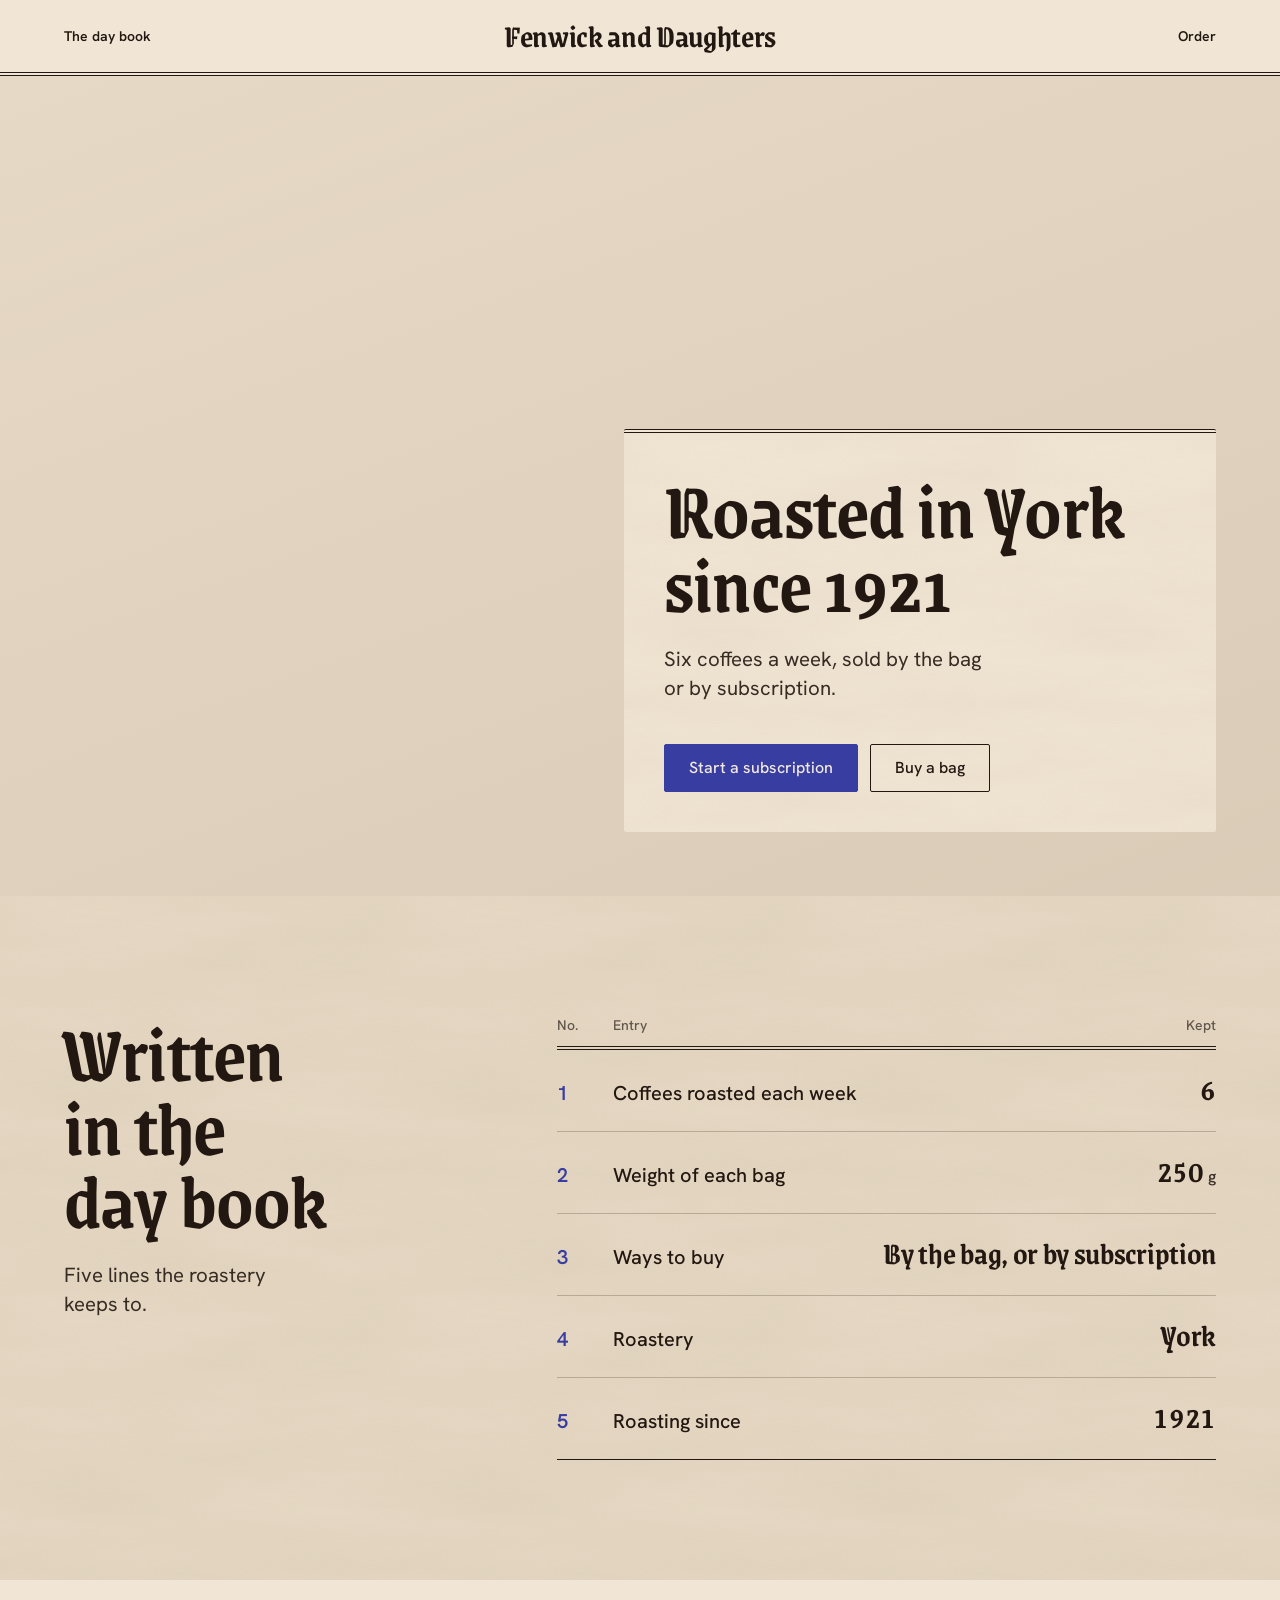
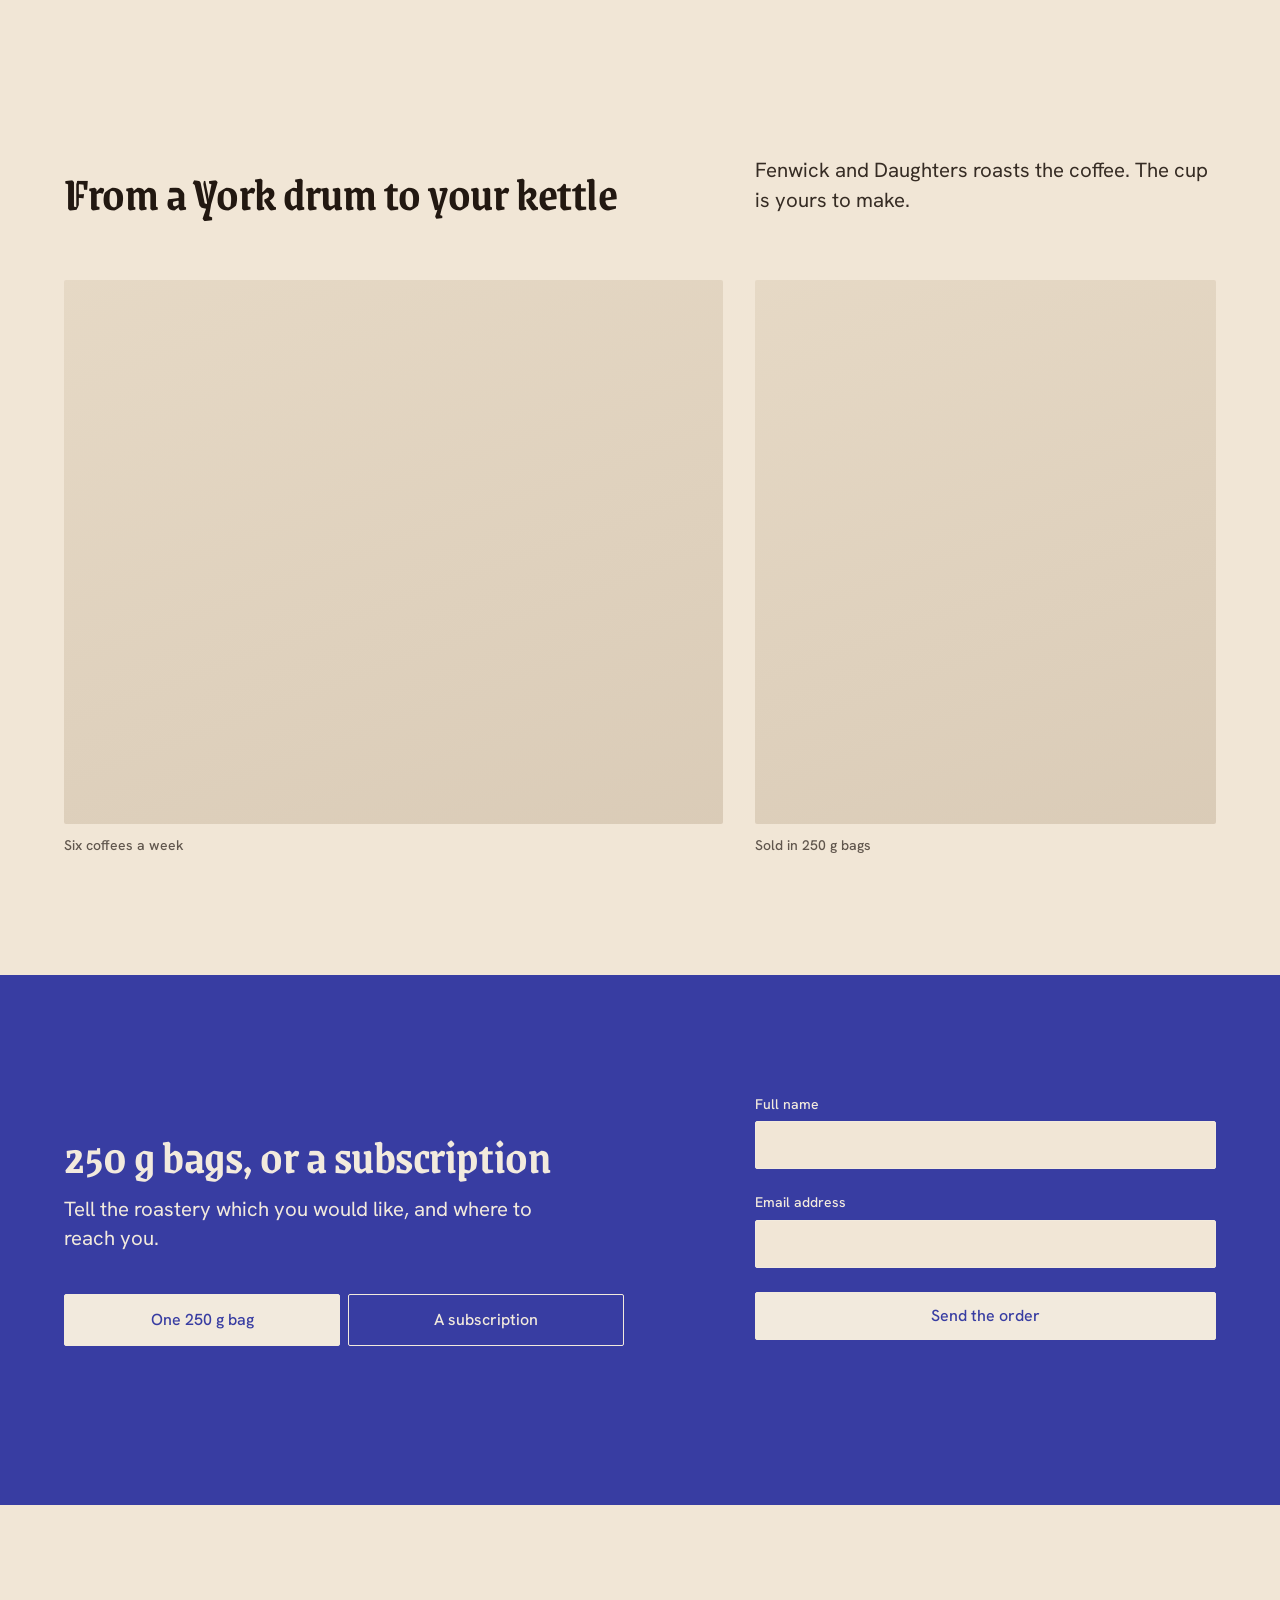
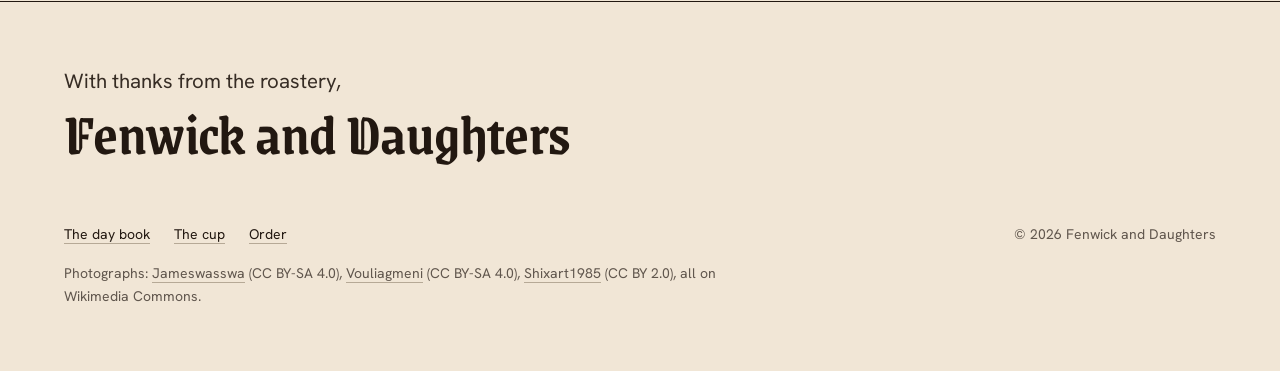
<file: .agents/skills/hallmark/scripts/fixtures/exemplars/editorial.html>
<!doctype html>
<html lang="en-GB">
<head>
<meta charset="utf-8">
<meta name="viewport" content="width=device-width, initial-scale=1">
<title>Fenwick and Daughters, coffee roasted in York since 1921</title>
<meta name="description" content="Fenwick and Daughters roasts six coffees a week in York, sold in 250 g bags or by subscription.">
<link rel="preconnect" href="https://fonts.googleapis.com">
<link rel="preconnect" href="https://fonts.gstatic.com" crossorigin>
<link href="https://fonts.googleapis.com/css2?family=Grenze+Gotisch:wght@600&family=Hanken+Grotesk:wght@400;500;600&family=IBM+Plex+Mono:wght@400&display=swap" rel="stylesheet">
<style>
/* Hallmark · job: buy · shape: Trade Ledger (custom: the roast as a Poster, the house's day book set as its own ledger, the cup as a pair, the order on the pigment) · genre: editorial · theme: Vellum (by request)
 * hero: Poster · nav: masthead, the blackletter wordmark centred over a double rule, one link at each end · footer: letter close · imagery: photographs, library 3, warm con=6 · signature: the roast itself, beans swept round the cooling tray full-bleed under a parchment plate · vellum: parchment
 * axes: light/blackletter/cool · posture: committed · contrast: pass · fold: pass · v2.0.0 */
/* Hallmark · pre-emit critique: P4 H5 E4 S5 R4 V4 · weakest: E, the plate must not bury the hand and the falling beans; it rests on the tray's far side and the plain wall, so the stream and the lever stay clear */
/* Hallmark · hero-review: in-thread · fix · 1 finding · 1 resolved (the head breaks after York) */
/* Hallmark · finish-review: in-thread (the subagent limit was reached) · fix · 3 findings · 1 resolved (the order head failed the swap test, then its blackletter I read as J: now 250 g bags, or a subscription) · 2 answered (the pair's captions are card facts, imagery.md 5; the pair are the closest honest frames the library holds) · gap: none */
/* Hallmark · answered F4 · the order field inverts the primary to parchment on pigment, as the theme's own hint sets it for its one field */
:root {
  color-scheme: light;
  --space-3xs: 2px; --space-2xs: 4px; --space-xs: 8px; --space-sm: 12px; --space-md: 16px; --space-lg: 24px; --space-xl: 40px; --space-2xl: 64px; --space-3xl: 96px; --space-4xl: 144px;
  --text-xs: 0.8125rem; --text-sm: 0.875rem; --text-md: 1rem; --text-lg: 1.25rem; --text-xl: 1.5625rem; --text-2xl: 1.953rem; --text-3xl: 2.441rem;
  --text-display-s: clamp(2.25rem, 4vw + 0.5rem, 3.75rem); --text-display: clamp(2.75rem, 5vw + 1rem, 5.25rem);
  --text-section: clamp(2rem, 2.5vw + 1rem, 3.5rem); --text-title: clamp(1.25rem, 0.75vw + 0.875rem, 1.625rem); --text-lead: clamp(1.125rem, 0.35vw + 1rem, 1.375rem);
  --ease-out: cubic-bezier(0.16, 1, 0.3, 1); --ease-in: cubic-bezier(0.7, 0, 0.84, 0); --ease-in-out: cubic-bezier(0.65, 0, 0.35, 1);
  --dur-micro: 120ms; --dur-short: 220ms; --dur-long: 420ms;
  --color-error: oklch(52% 0.19 27); --color-success: oklch(50% 0.12 150);
  --container: 1440px; --gutter: 64px; --gap-columns: 32px; --section-gap-s: 120px; --section-gap: 144px; --section-gap-l: 176px;
  --z-base: 1; --z-raised: 10; --z-dropdown: 100; --z-sticky: 200; --z-sticky-nav: 300; --z-modal: 400; --z-toast: 500; --z-tooltip: 600;
  --color-paper: oklch(93% 0.025 80); --color-paper-2: oklch(89% 0.03 78); --color-paper-3: oklch(85% 0.032 76);
  --color-ink: oklch(22% 0.02 60); --color-ink-2: oklch(30% 0.02 60); --color-muted: oklch(46% 0.02 65);
  --color-rule: oklch(74% 0.03 75);
  --color-accent: oklch(42% 0.16 275); --color-accent-deep: oklch(34% 0.15 275); --color-accent-ink: oklch(94% 0.02 80);
  --color-focus: oklch(50% 0.17 275); --color-field: var(--color-accent);
  --font-display: "Grenze Gotisch", ui-serif, Georgia, serif; --font-body: "Hanken Grotesk", ui-sans-serif, sans-serif;
  --font-outlier: "IBM Plex Mono", ui-monospace, monospace;
  --radius-card: 2px; --radius-pill: 2px; --rule-hair: 1px; --shadow-card: none;
  --tracking-display: -0.01em; --fibre: 0.5;
}
*, *::before, *::after { box-sizing: border-box; }
html, body { overflow-x: clip; }
html { scrollbar-color: var(--color-muted) var(--color-paper); scroll-padding-top: var(--space-3xl); }
body { margin: 0; background: var(--color-paper); color: var(--color-ink); font-family: var(--font-body); font-size: var(--text-md); line-height: 1.55; -webkit-font-smoothing: antialiased; caret-color: var(--color-accent); }
::selection { background: color-mix(in oklab, var(--color-accent) 22%, transparent); color: var(--color-ink); }
:focus-visible { outline: 2px solid var(--color-focus); outline-offset: 2px; }
a { color: inherit; text-decoration-thickness: 1px; text-underline-offset: 0.16em; }
h1, h2, h3 { margin: 0; font-family: var(--font-display); font-weight: var(--display-weight, 700); font-synthesis: none; letter-spacing: var(--tracking-display); line-height: 1.05; overflow-wrap: break-word; min-width: 0; text-wrap: balance; }
h1 { max-width: 20ch; font-size: var(--text-display); } h2 { max-width: 30ch; font-size: var(--text-section); } h3 { max-width: 40ch; font-size: var(--text-title); line-height: 1.2; }
.lead { font-size: var(--text-lead); line-height: 1.45; max-width: 52ch; }
p { margin: 0; text-wrap: pretty; }
p:not([class]) { max-width: 65ch; }
img, video { max-width: 100%; height: auto; display: block; }
svg { display: block; }
[hidden] { display: none !important; }
button, input, select, textarea { font: inherit; }
.container { width: 100%; max-width: var(--container); margin-inline: auto; padding-inline: var(--gutter); box-sizing: border-box; }
.num, .figure, td.num { font-variant-numeric: tabular-nums; }
.visually-hidden { position: absolute; width: 1px; height: 1px; overflow: hidden; clip-path: inset(50%); white-space: nowrap; }
[data-slot] { position: relative; overflow: hidden; background: linear-gradient(160deg, var(--color-paper-2, var(--color-paper)), var(--color-paper-3, var(--color-paper))); }
[data-slot] > img { position: absolute; inset: 0; width: 100%; height: 100%; object-fit: cover; z-index: 1; }
[data-slot]:has(> img) > :not(img):not([data-keep]) { display: none !important; }
@media (max-width: 60rem) { :root { --gutter: 24px; --section-gap-s: 80px; --section-gap: 96px; --section-gap-l: 120px; } }
@media (max-width: 40rem) { :root { --gutter: 16px; --section-gap-s: 56px; --section-gap: 72px; --section-gap-l: 96px; --gap-columns: 16px; } }
@media (prefers-reduced-motion: reduce) { *:not(.keep-motion), *:not(.keep-motion)::before, *:not(.keep-motion)::after { animation-duration: 0.01ms !important; animation-iteration-count: 1 !important; transition-duration: 0.01ms !important; scroll-behavior: auto !important; } }
/* photographs: warm con=6 */
[data-slot] > img { filter: sepia(0.28) saturate(0.94) contrast(1.06); }
:root {
  --mast-h: 80px;
  --plate-w: 37rem;
  --color-field: var(--color-accent);
}

/* The fibre wash: long tan fibres, stitched so they never tile (texture.md, the low-frequency wash) */
.fibre { position: relative; isolation: isolate; }
.fibre::before { content: ""; position: absolute; inset: 0; z-index: -1; opacity: var(--fibre); mix-blend-mode: multiply; pointer-events: none;
  background-image: url("data:image/svg+xml,%3Csvg xmlns='http://www.w3.org/2000/svg' width='400' height='400'%3E%3Cfilter id='p' x='0' y='0' width='100%25' height='100%25'%3E%3CfeTurbulence type='fractalNoise' baseFrequency='0.004 0.02' numOctaves='4' seed='4' stitchTiles='stitch'/%3E%3CfeColorMatrix values='0 0 0 0 0.62 0 0 0 0 0.52 0 0 0 0 0.36 0 0 0 0.3 0'/%3E%3C/filter%3E%3Crect width='100%25' height='100%25' filter='url(%23p)'/%3E%3C/svg%3E"); }

/* Type */
h1, h2 { font-weight: 600; line-height: 0.92; color: var(--color-ink); }
h3 { font-family: var(--font-body); font-weight: 600; }
.lead { color: var(--color-ink-2); }

/* Controls */
.btn { display: inline-flex; align-items: center; justify-content: center; min-height: 48px; padding: 0 var(--space-lg); border: var(--rule-hair) solid var(--color-ink); border-radius: var(--radius-card); background: transparent; color: var(--color-ink); font: 500 var(--text-md)/1 var(--font-body); text-decoration: none; white-space: nowrap; cursor: pointer;
  transition: background-color var(--dur-micro) var(--ease-out), border-color var(--dur-micro) var(--ease-out), color var(--dur-micro) var(--ease-out); }
.btn:hover { background: var(--color-paper-2); }
.btn:active { transform: translateY(1px); }
.btn:focus-visible { outline: 2px solid var(--color-focus); outline-offset: 2px; }
.btn:disabled, .btn[aria-disabled="true"] { opacity: 0.55; cursor: not-allowed; transform: none; }
.btn--primary { background: var(--color-accent); border-color: var(--color-accent); color: var(--color-accent-ink); }
.btn--primary:hover { background: var(--color-accent-deep); border-color: var(--color-accent-deep); }

.skip { position: absolute; left: var(--space-md); top: calc(-1 * var(--space-3xl)); z-index: var(--z-toast); padding: var(--space-xs) var(--space-md); background: var(--color-ink); color: var(--color-paper); }
.skip:focus-visible { top: var(--space-md); }

/* Masthead */
.mast__bar { display: grid; grid-template-columns: minmax(0, 1fr) auto minmax(0, 1fr); align-items: center; min-height: calc(var(--mast-h) - 4px); border-bottom: 4px double var(--color-ink); }
.wordmark { font: 600 2rem/1 var(--font-display); letter-spacing: var(--tracking-display); color: var(--color-ink); text-decoration: none; white-space: nowrap; padding-block: var(--space-sm); }
.mast__link { justify-self: start; font: 600 var(--text-sm)/1 var(--font-body); color: var(--color-ink); padding-block: var(--space-sm); text-decoration: underline 1px; text-decoration-color: transparent; text-underline-offset: 0.3em;
  transition: text-decoration-color var(--dur-short) var(--ease-out), color var(--dur-micro) var(--ease-out); }
.mast__link--end { justify-self: end; }
.mast__link:hover { text-decoration-color: var(--color-accent); color: var(--color-accent); }
.wordmark:focus-visible, .mast__link:focus-visible { outline: 2px solid var(--color-focus); outline-offset: 4px; }

/* Hero: the roast, full-bleed, under a parchment plate */
.hero { position: relative; height: calc(100dvh - var(--mast-h)); min-height: 36rem; overflow: hidden; background: var(--color-ink); color: var(--color-paper); }
.hero__photo { position: absolute; inset: 0; margin: 0; }
.hero__photo > img { object-position: 50% 62%; }
.hero__inner { position: relative; z-index: var(--z-raised); height: 100%; display: flex; align-items: flex-end; justify-content: flex-end; padding-bottom: var(--space-2xl); box-sizing: border-box; }
.plate { width: min(100%, var(--plate-w)); box-sizing: border-box; padding: var(--space-xl); background: var(--color-paper); color: var(--color-ink); border-top: 4px double var(--color-ink); border-radius: var(--radius-card); }
.plate h1 { font-size: var(--text-display); max-width: 16ch; }
.plate .lead { margin-top: var(--space-lg); max-width: 30ch; }
.actions { display: flex; flex-wrap: wrap; gap: var(--space-sm); margin-top: var(--space-xl); }

@media (max-width: 60rem) {
  .hero { height: auto; min-height: 0; background: none; color: var(--color-ink); overflow: visible; }
  .hero__photo { position: relative; aspect-ratio: 4 / 3; }
  .hero__inner { height: auto; padding-bottom: 0; }
  .plate { width: 100%; padding: var(--space-xl) 0 0; background: none; border-top: 0; }
  .plate.fibre::before { display: none; }
  .wordmark { font-size: 1.875rem; }
}
@media (max-width: 40rem) {
  .mast__bar { grid-template-columns: auto; justify-items: center; row-gap: var(--space-2xs); padding-block: var(--space-xs); }
  .mast__link { display: none; }
}

/* Shared section grid: one container, twelve columns, one column gap */
.split { display: grid; grid-template-columns: repeat(12, minmax(0, 1fr)); column-gap: var(--gap-columns); }
.band { background: var(--color-paper-2); padding-block: var(--section-gap-s); }
.photo { margin: 0; border-radius: var(--radius-card); }
.photo > img { outline: var(--rule-hair) solid var(--color-rule); outline-offset: -1px; }
figcaption { margin-top: var(--space-sm); font: 500 var(--text-sm)/1.4 var(--font-body); color: var(--color-muted); }

/* The day book: the house's ledger on the fibre band, the entries kept in the hand of the wordmark */
.ledger__grid { align-items: start; }
.ledger__text { grid-column: 1 / span 4; position: sticky; top: var(--space-2xl); }
.ledger__text h2 { font-size: var(--text-display); max-width: 9ch; }
.ledger .lead { margin-top: var(--space-lg); max-width: 22ch; }
.ledger__book { grid-column: 6 / span 7; }
.book { width: 100%; border-collapse: collapse; font-size: var(--text-lg); line-height: 1.35; }
.book thead th { padding: 0 0 var(--space-sm); border-bottom: 4px double var(--color-ink); font: 500 var(--text-sm)/1.3 var(--font-body); color: var(--color-muted); text-align: left; }
.book td, .book tbody th { padding: var(--space-lg) 0; border-top: var(--rule-hair) solid var(--color-rule); vertical-align: baseline; }
.book tbody tr:first-child > * { border-top: 0; }
.book tbody tr:last-child > * { border-bottom: var(--rule-hair) solid var(--color-ink); }
.book tbody th { font-weight: 500; text-align: left; color: var(--color-ink); }
.book .idx { width: 3.5rem; font-weight: 600; color: var(--color-accent); }
.book .r, .book thead th.r { text-align: right; }
.book td.r { font: 600 var(--text-2xl)/1 var(--font-display); letter-spacing: var(--tracking-display); color: var(--color-ink); }
.book td.r .unit { font: 500 var(--text-md)/1 var(--font-body); color: var(--color-ink-2); }
.book .num { font-variant-numeric: lining-nums tabular-nums; }

/* The cup: one wide frame, then a pair, each with its fact */
.cup { padding-top: var(--section-gap-l); }
.cup__head { align-items: end; }
.cup__head h2 { grid-column: 1 / span 6; }
.cup__head .lead { grid-column: 8 / span 5; }
.cup__pair { margin-top: var(--space-2xl); }
.cup__pair > figure { margin: 0; }
.cup__note { grid-column: 1 / span 7; }
.cup__cup { grid-column: 8 / span 5; }
.cup__pair .photo { height: 34rem; }

/* The order, on the one pigment field */
.order-band { margin-top: var(--section-gap-s); padding-block: var(--section-gap-s); background: var(--color-field); color: var(--color-accent-ink); }
.order-band h2 { color: var(--color-accent-ink); }
.order-band .lead { margin-top: var(--space-md); color: var(--color-accent-ink); }
.order-band :focus-visible { outline-color: var(--color-accent-ink); }
.order { align-items: center; }
.order__text { grid-column: 1 / span 6; }
.order__fields { grid-column: 8 / span 5; display: grid; gap: var(--space-lg); }
.seg { display: grid; grid-template-columns: repeat(2, minmax(0, 1fr)); gap: var(--space-xs); margin: var(--space-xl) 0 0; padding: 0; border: 0; }
.field label { font: 500 var(--text-sm)/1.3 var(--font-body); color: var(--color-accent-ink); }
.seg input { position: absolute; width: 1px; height: 1px; opacity: 0; }
.seg label { display: flex; align-items: center; justify-content: center; min-height: 52px; padding: 0 var(--space-md); border: var(--rule-hair) solid var(--color-accent-ink); border-radius: var(--radius-card); font-weight: 500; cursor: pointer;
  transition: background-color var(--dur-micro) var(--ease-out), color var(--dur-micro) var(--ease-out); }
.seg label:hover { background: var(--color-accent-deep); }
.seg input:checked + label { background: var(--color-accent-ink); color: var(--color-accent); }
.seg input:focus-visible + label { outline: 2px solid var(--color-accent-ink); outline-offset: 2px; }
.field { display: grid; gap: var(--space-xs); }
.field input { min-height: 48px; padding: 0 var(--space-md); border: var(--rule-hair) solid var(--color-accent-ink); border-radius: var(--radius-card); background: var(--color-paper); color: var(--color-ink); outline: 2px solid transparent; outline-offset: 2px; }
.field input:focus-visible { outline-color: var(--color-accent-ink); }
.field input[aria-invalid] { border-color: var(--color-error); box-shadow: inset 0 0 0 1px var(--color-error); }
.field input:disabled { opacity: 0.55; cursor: not-allowed; }
.btn--on-field { width: 100%; background: var(--color-accent-ink); border-color: var(--color-accent-ink); color: var(--color-accent); }
.btn--on-field:hover { background: var(--color-paper-2); border-color: var(--color-paper-2); }
.help { min-height: 1lh; font-size: var(--text-sm); color: var(--color-accent-ink); }

/* The letter close */
.letter { padding-block: var(--space-3xl) var(--space-2xl); }
.letter__inner { padding-top: var(--space-2xl); border-top: var(--rule-hair) solid var(--color-ink); }
.letter__sign { font-size: var(--text-lead); color: var(--color-ink-2); }
.letter__name { margin-top: var(--space-xs); font: 600 var(--text-display-s)/0.92 var(--font-display); letter-spacing: var(--tracking-display); color: var(--color-ink); }
.letter__foot { display: flex; flex-wrap: wrap; justify-content: space-between; align-items: baseline; gap: var(--space-md) var(--space-xl); margin-top: var(--space-2xl); }
.letter__nav { display: flex; flex-wrap: wrap; gap: var(--space-lg); }
.letter__nav a { font-size: var(--text-sm); color: var(--color-ink); text-decoration-color: var(--color-rule); text-underline-offset: 0.25em; transition: text-decoration-color var(--dur-short) var(--ease-out); }
.letter__nav a:hover { text-decoration-color: var(--color-accent); }
.letter__nav a:focus-visible { outline: 2px solid var(--color-focus); outline-offset: 2px; }
.legal { font-size: var(--text-sm); color: var(--color-muted); }
.letter__credit { flex: 1 0 100%; max-width: 88ch; font-size: var(--text-sm); line-height: 1.6; color: var(--color-muted); }
.letter__credit a { color: inherit; text-decoration-color: var(--color-rule); text-underline-offset: 0.25em; }
.letter__credit a:hover { color: var(--color-ink); text-decoration-color: var(--color-accent); }

@media (max-width: 60rem) {
  .ledger__text, .ledger__book, .cup__head h2, .cup__head .lead, .cup__note, .cup__cup, .order__text, .order__fields { grid-column: 1 / -1; }
  .ledger__text { position: static; }
  .ledger__book { margin-top: var(--space-2xl); }
  .book td.r { font-size: var(--text-xl); }
  .cup__head .lead { margin-top: var(--space-md); }
  .cup__pair { row-gap: var(--space-xl); }
  .cup__pair .photo { height: auto; aspect-ratio: 4 / 3; }
  .order__fields { margin-top: var(--space-xl); }
}
@media (max-width: 40rem) {
  .book { font-size: var(--text-md); }
  .book .idx { width: 2rem; }
}
</style>
<script>document.documentElement.classList.add('js');</script>
</head>
<body id="top">
<a class="skip" href="#main">Skip to content</a>

<header class="mast">
  <div class="container mast__bar">
    <a class="mast__link" href="#daybook">The day book</a>
    <a class="wordmark" href="#top" aria-label="Fenwick and Daughters, back to the top">Fenwick and Daughters</a>
    <a class="mast__link mast__link--end" href="#order">Order</a>
  </div>
</header>

<main id="main">
  <section class="hero" aria-labelledby="hero-h">
    <figure class="hero__photo" data-slot="roaster" data-alt="The York roaster at work, a fresh roast tipping into the cooling tray">
      <img src="https://upload.wikimedia.org/wikipedia/commons/thumb/3/3b/Cooling_time_for_coffee.jpg/1280px-Cooling_time_for_coffee.jpg" width="1920" height="1348" fetchpriority="high"
           alt="A fresh roast swept round the cooling tray by its paddle arm" style="object-position: 50% 55%">
    </figure>
    <div class="container hero__inner">
      <div class="plate fibre">
        <h1 id="hero-h">Roasted in York<br> since 1921</h1>
        <p class="lead">Six coffees a week, sold by the bag or by subscription.</p>
        <div class="actions">
          <a class="btn btn--primary" href="#order" data-kind="subscription">Start a subscription</a>
          <a class="btn" href="#order" data-kind="bag">Buy a bag</a>
        </div>
      </div>
    </div>
  </section>

  <section class="ledger band fibre" id="daybook" aria-labelledby="ledger-h">
    <div class="container split ledger__grid">
      <div class="ledger__text">
        <h2 id="ledger-h">Written in the day book</h2>
        <p class="lead">Five lines the roastery keeps to.</p>
      </div>
      <div class="ledger__book">
        <table class="book">
          <thead>
            <tr><th scope="col">No.</th><th scope="col">Entry</th><th scope="col" class="r">Kept</th></tr>
          </thead>
          <tbody>
            <tr><td class="idx">1</td><th scope="row">Coffees roasted each week</th><td class="r"><span class="num">6</span></td></tr>
            <tr><td class="idx">2</td><th scope="row">Weight of each bag</th><td class="r"><span class="num">250</span>&nbsp;<span class="unit">g</span></td></tr>
            <tr><td class="idx">3</td><th scope="row">Ways to buy</th><td class="r">By the bag, or by subscription</td></tr>
            <tr><td class="idx">4</td><th scope="row">Roastery</th><td class="r">York</td></tr>
            <tr><td class="idx">5</td><th scope="row">Roasting since</th><td class="r"><span class="num">1921</span></td></tr>
          </tbody>
        </table>
      </div>
    </div>
  </section>

  <section class="cup" id="cup" aria-labelledby="cup-h">
    <div class="container">
      <div class="split cup__head">
        <h2 id="cup-h">From a York drum to your kettle</h2>
        <p class="lead">Fenwick and Daughters roasts the coffee. The cup is yours to make.</p>
      </div>
      <div class="split cup__pair">
        <figure class="cup__note">
          <div class="photo" data-slot="desk" data-alt="The York roaster between roasts, the drum over its cooling tray">
            <img src="https://upload.wikimedia.org/wikipedia/commons/thumb/2/2d/Coffee_roasting_machine%2C_The_Roastery%2C_Coaltown_Coffee%2C_Ammanford%2C_Wales.jpg/1280px-Coffee_roasting_machine%2C_The_Roastery%2C_Coaltown_Coffee%2C_Ammanford%2C_Wales.jpg" width="1920" height="2560" loading="lazy"
                 alt="A drum coffee roaster above its copper cooling tray in a roastery" style="object-position: 50% 69%">
          </div>
          <figcaption>Six coffees a week</figcaption>
        </figure>
        <figure class="cup__cup">
          <div class="photo" data-slot="cup" data-alt="A cup of Fenwick and Daughters coffee on the shop counter">
            <img src="https://upload.wikimedia.org/wikipedia/commons/thumb/5/52/Espresso_coffee_pouring_from_retro_espresso_machine.jpg/1280px-Espresso_coffee_pouring_from_retro_espresso_machine.jpg" width="1920" height="2876" loading="lazy"
                 alt="Espresso streaming from a chrome machine into two glass cups" style="object-position: 50% 62%">
          </div>
          <figcaption>Sold in 250&nbsp;g bags</figcaption>
        </figure>
      </div>
    </div>
  </section>

  <section class="order-band" id="order" aria-labelledby="order-h">
    <div class="container">
      <form class="split order" data-endpoint="" novalidate>
        <div class="order__text">
          <h2 id="order-h">250&nbsp;g bags, or a subscription</h2>
          <p class="lead">Tell the roastery which you would like, and where to reach you.</p>
          <fieldset class="seg">
            <legend class="visually-hidden">How would you like it?</legend>
            <input type="radio" name="kind" id="kind-bag" value="bag" checked><label for="kind-bag">One 250&nbsp;g bag</label>
            <input type="radio" name="kind" id="kind-sub" value="subscription"><label for="kind-sub">A subscription</label>
          </fieldset>
        </div>
        <div class="order__fields">
          <div class="field">
            <label for="order-name">Full name</label>
            <input id="order-name" name="name" type="text" autocomplete="name" required>
          </div>
          <div class="field">
            <label for="order-email">Email address</label>
            <input id="order-email" name="email" type="email" autocomplete="email" inputmode="email" required>
          </div>
          <button class="btn btn--on-field" type="submit">Send the order</button>
          <p class="help" id="order-help" aria-live="polite"></p>
        </div>
      </form>
    </div>
  </section>
</main>

<footer class="letter">
  <div class="container letter__inner">
    <p class="letter__sign">With thanks from the roastery,</p>
    <p class="letter__name">Fenwick and Daughters</p>
    <div class="letter__foot">
      <nav class="letter__nav" aria-label="Footer">
        <a href="#daybook">The day book</a>
        <a href="#cup">The cup</a>
        <a href="#order">Order</a>
      </nav>
      <p class="legal">&copy; 2026 Fenwick and Daughters</p>
      <p class="letter__credit" data-credits>Photographs: <a href="https://commons.wikimedia.org/wiki/File:Cooling_time_for_coffee.jpg">Jameswasswa</a> (CC&nbsp;BY-SA&nbsp;4.0), <a href="https://commons.wikimedia.org/wiki/File:Coffee_roasting_machine,_The_Roastery,_Coaltown_Coffee,_Ammanford,_Wales.jpg">Vouliagmeni</a> (CC&nbsp;BY-SA&nbsp;4.0), <a href="https://commons.wikimedia.org/wiki/File:Espresso_coffee_pouring_from_retro_espresso_machine.jpg">Shixart1985</a> (CC&nbsp;BY&nbsp;2.0), all on Wikimedia Commons.</p>
    </div>
  </div>
</footer>

<script>
window.hallmarkSlots = (m) => { for (const [k, v] of Object.entries(m)) { const s = document.querySelector(`[data-slot="${k}"]`); if (!s) continue; const im = new Image(); im.src = typeof v === 'string' ? v : v.src; im.alt = (typeof v === 'object' && v.alt) || s.dataset.alt || ''; s.querySelectorAll(':scope > img').forEach((o) => o.remove()); s.prepend(im); } };
document.querySelectorAll('[data-slot] > img').forEach((i) => { if (i.complete && !i.naturalWidth) i.remove(); else i.addEventListener('error', () => i.remove(), { once: true }); });
document.querySelectorAll('[data-kind]').forEach((a) => a.addEventListener('click', () => { const r = document.getElementById(a.dataset.kind === 'subscription' ? 'kind-sub' : 'kind-bag'); if (r) r.checked = true; }));
document.querySelectorAll('form[data-endpoint]').forEach((form) => {
  const help = form.querySelector('[aria-live]');
  const fields = [...form.querySelectorAll('input[required]')];
  form.addEventListener('submit', (e) => {
    e.preventDefault();
    const bad = fields.filter((i) => !i.checkValidity());
    fields.forEach((i) => { i.toggleAttribute('aria-invalid', bad.includes(i)); if (bad.includes(i)) i.setAttribute('aria-describedby', help.id); else i.removeAttribute('aria-describedby'); });
    if (bad.length) { help.textContent = bad[0].type === 'email' ? 'That email address looks incomplete. Write it as name@example.com.' : 'Add your name, so the roastery knows who the coffee is for.'; bad[0].focus(); return; }
    if (!form.dataset.endpoint) { help.textContent = 'Nothing was sent: this form is not connected yet.'; return; }
    fetch(form.dataset.endpoint, { method: 'POST', body: new FormData(form) })
      .then((r) => { help.textContent = r.ok ? 'The roastery has your order and will write to ' + form.elements.email.value.trim() + '.' : 'That did not go through. Try again in a minute.'; })
      .catch(() => { help.textContent = 'That did not go through. Try again in a minute.'; });
  });
});
</script>
</body>
</html>
</file>
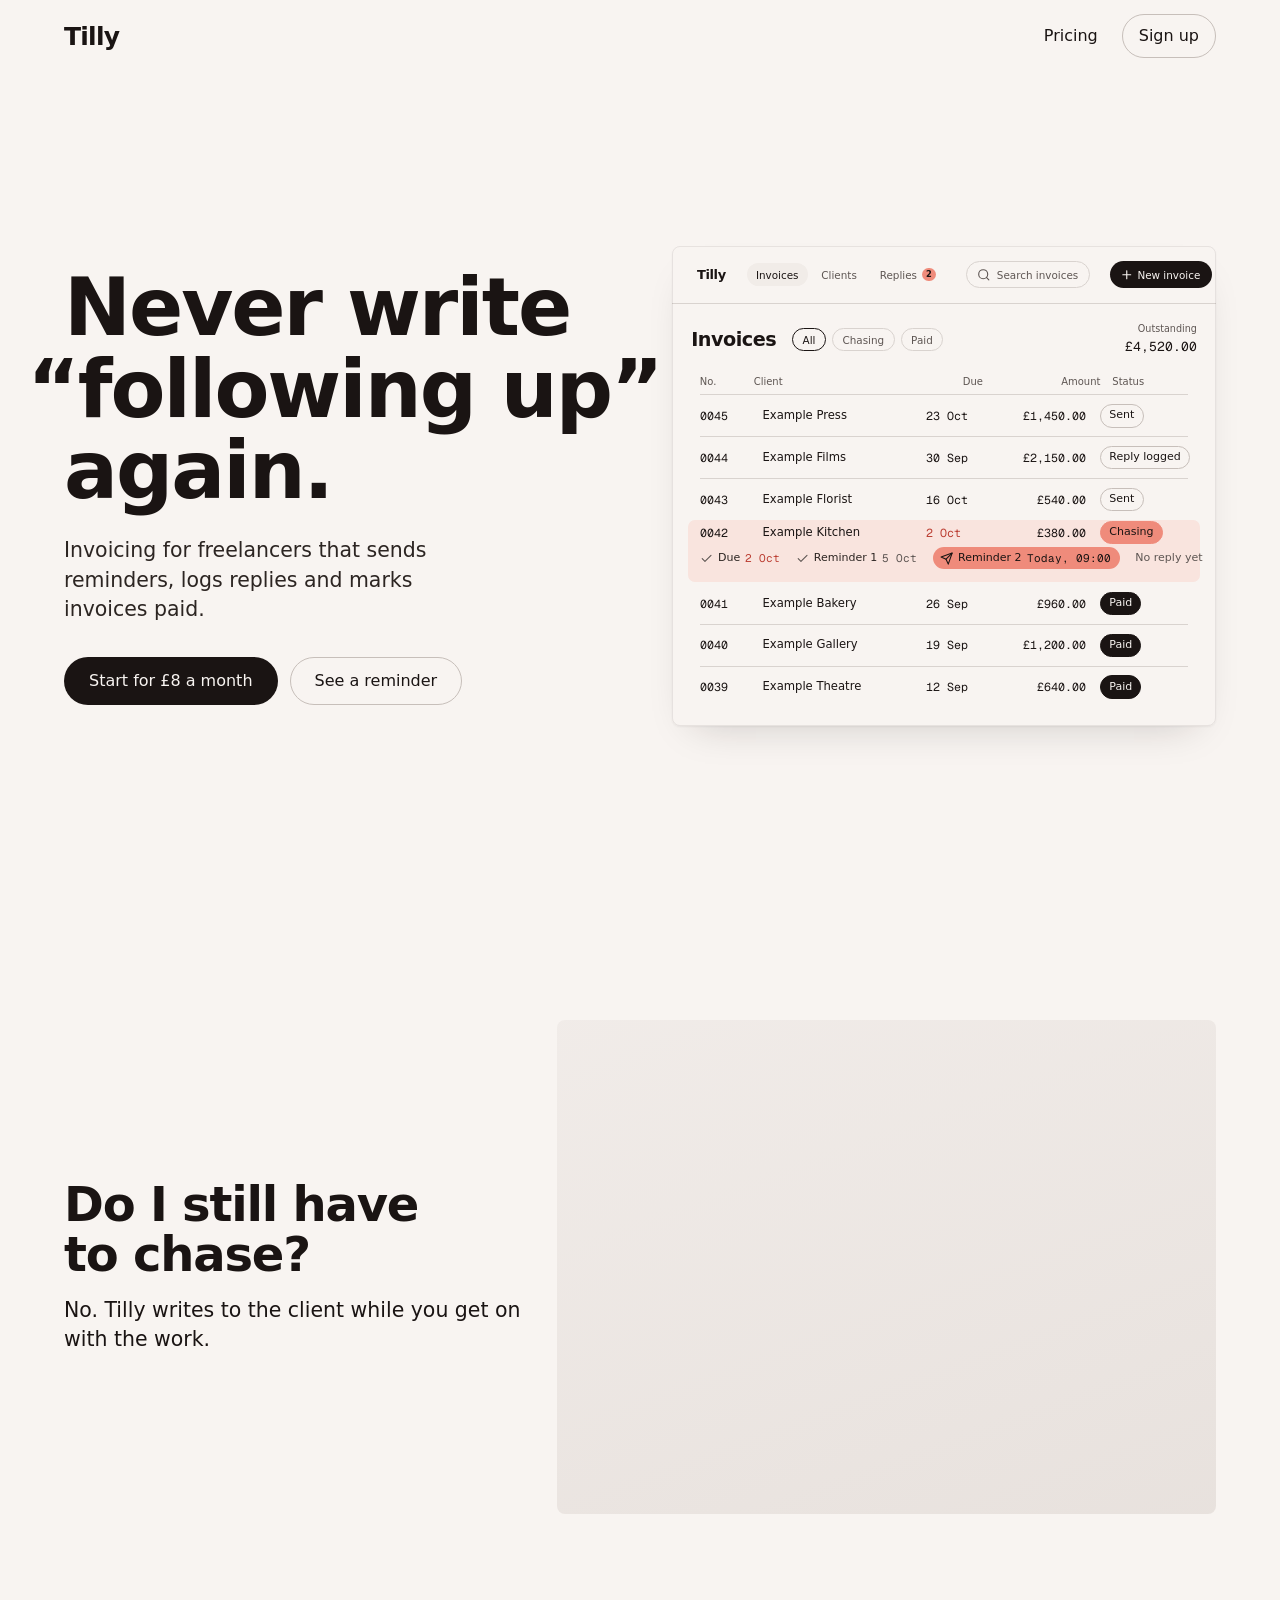
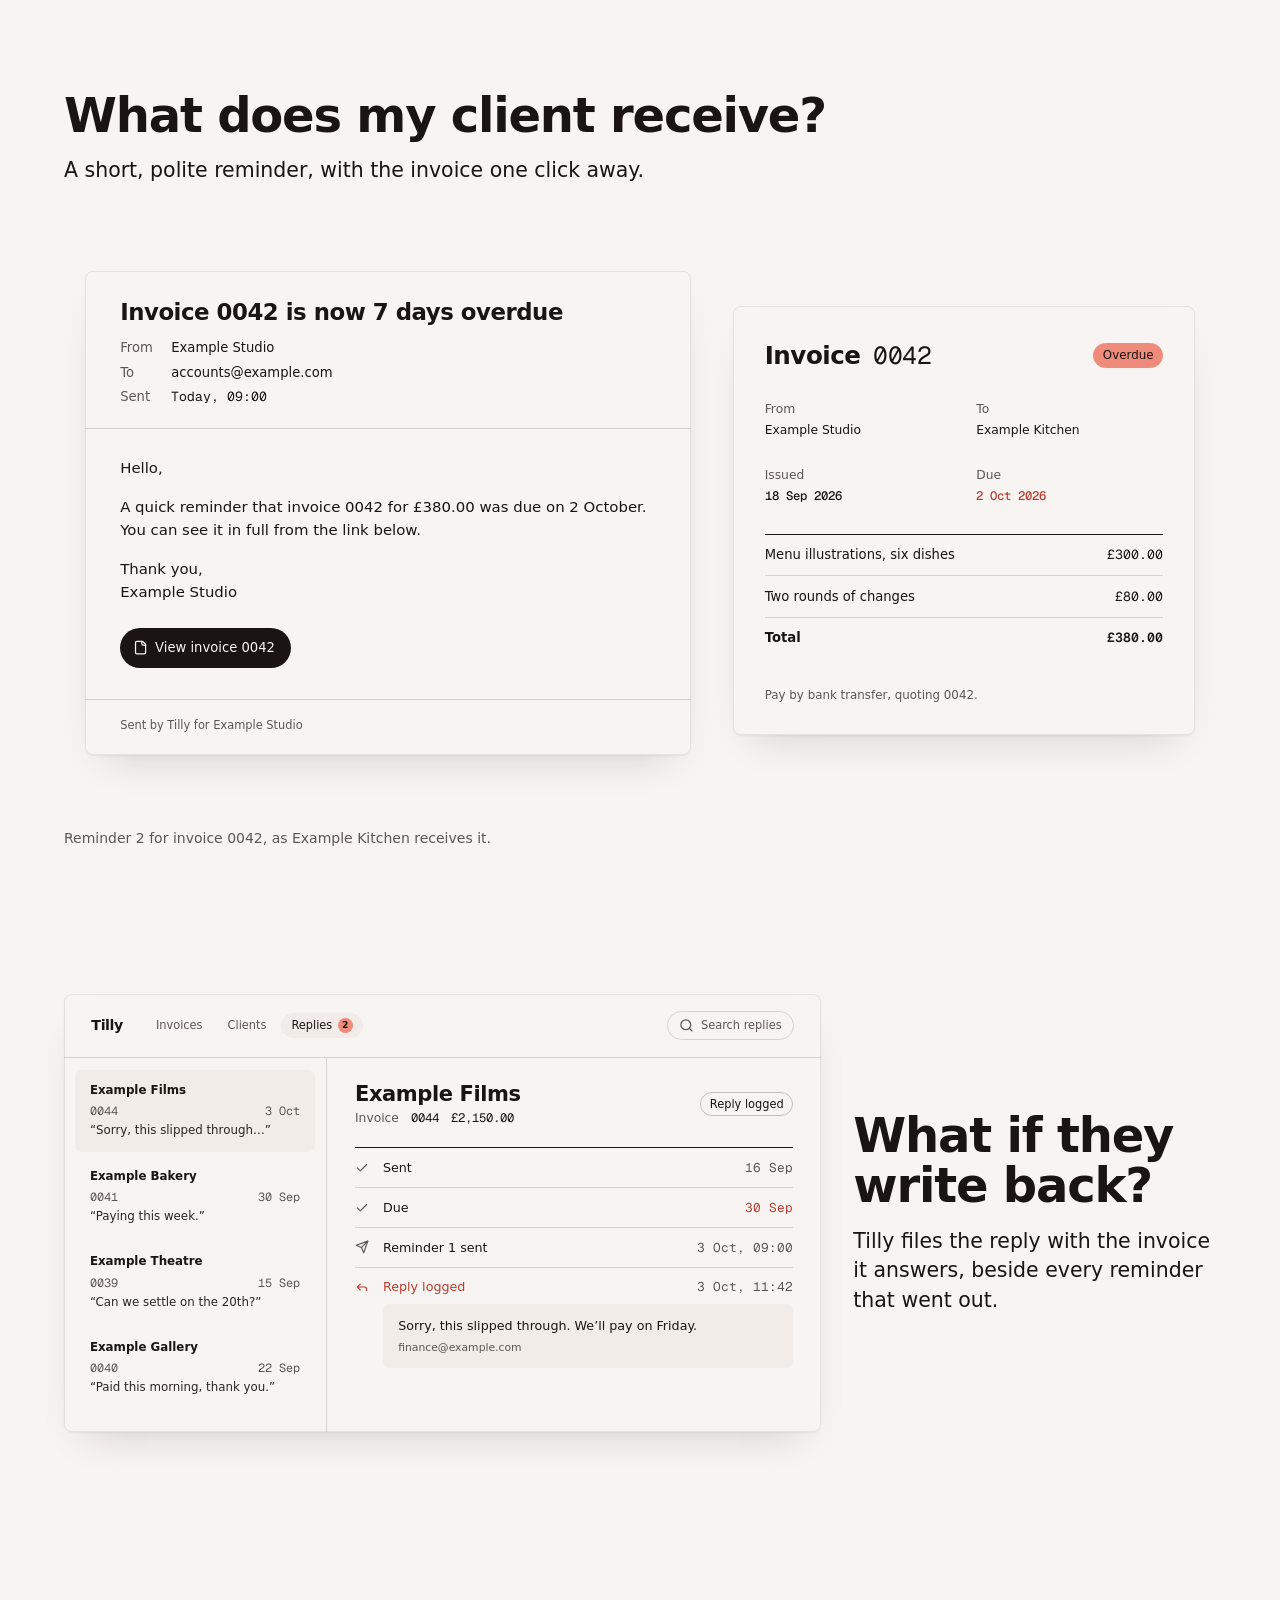
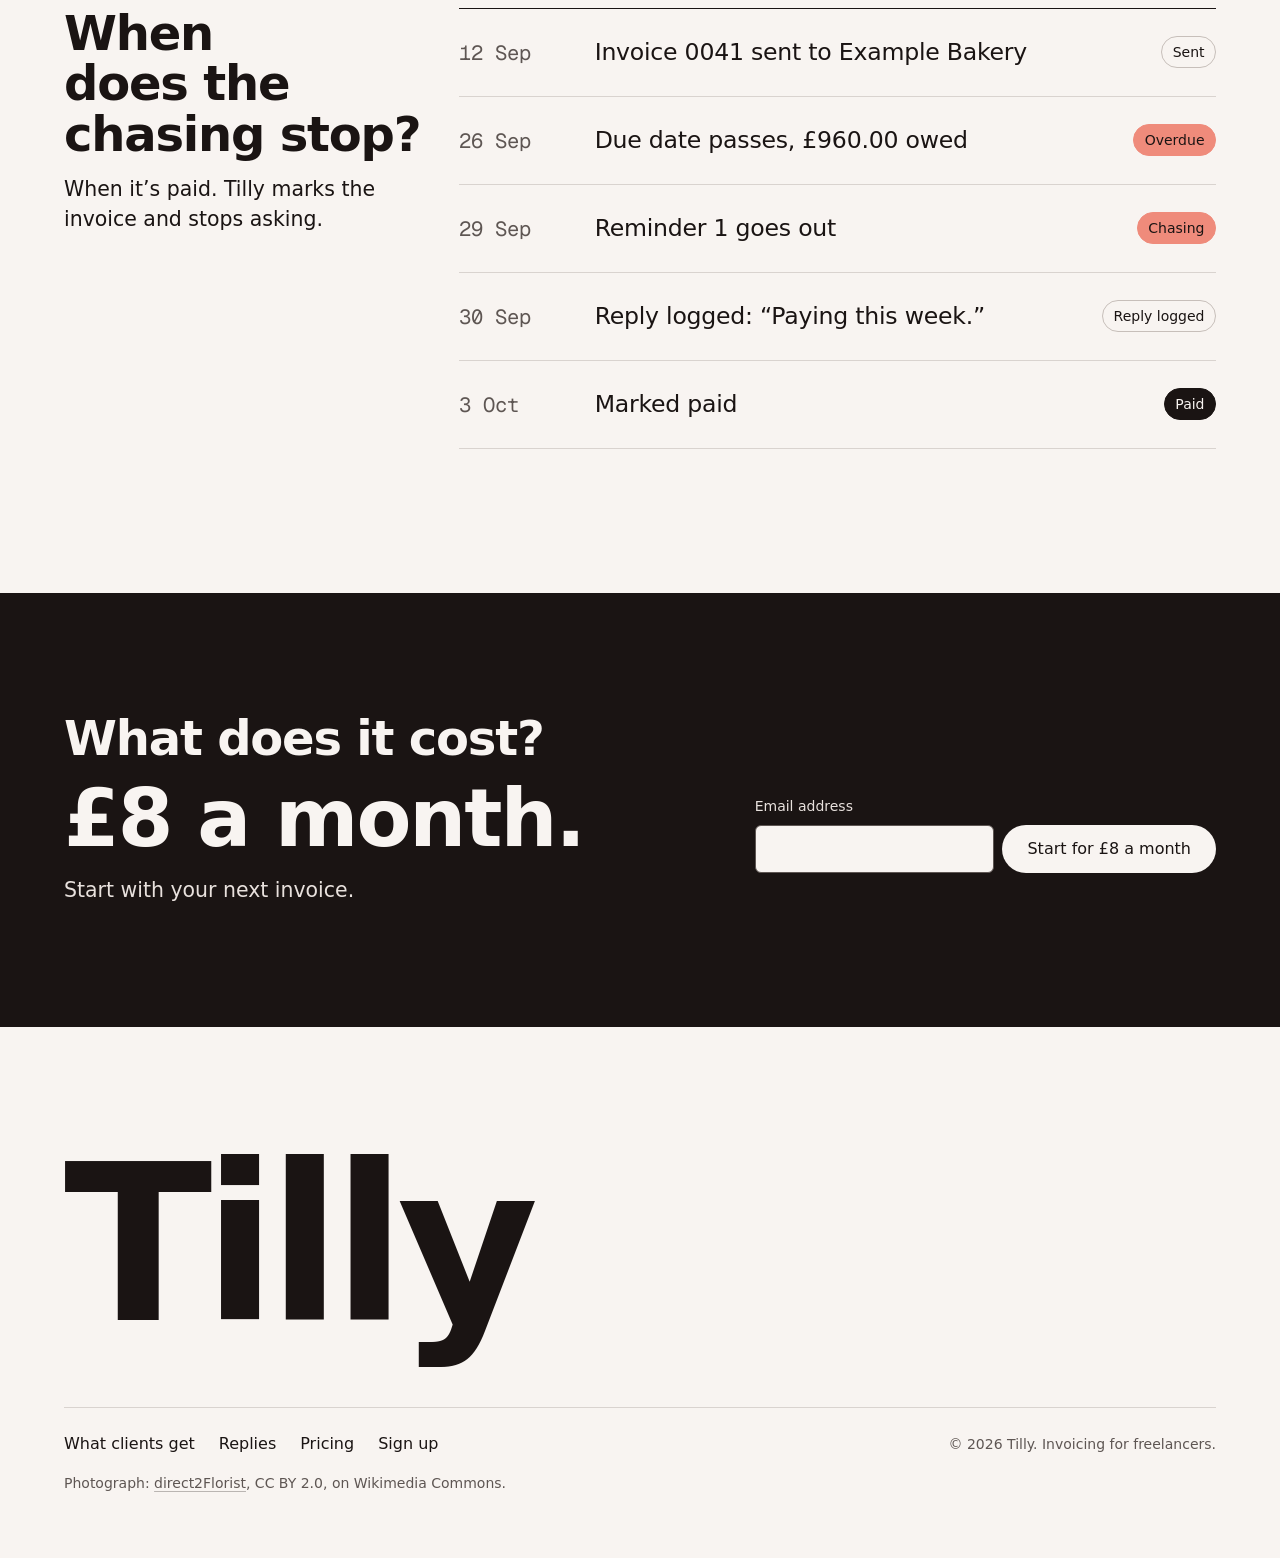
<file: .agents/skills/hallmark/scripts/fixtures/exemplars/modern-minimal.html>
<!doctype html>
<html lang="en-GB">
<head>
<meta charset="utf-8">
<meta name="viewport" content="width=device-width, initial-scale=1">
<title>Tilly, invoicing that chases late payments for you</title>
<meta name="description" content="Tilly is invoicing for freelancers that sends the reminders, logs the replies and marks invoices paid, for 8 pounds a month.">
<link rel="preconnect" href="https://api.fontshare.com" crossorigin>
<link rel="preconnect" href="https://fonts.googleapis.com">
<link rel="preconnect" href="https://fonts.gstatic.com" crossorigin>
<link href="https://api.fontshare.com/v2/css?f[]=general-sans@400,500,600&amp;display=swap" rel="stylesheet">
<link href="https://fonts.googleapis.com/css2?family=Geist+Mono:wght@400&amp;display=swap" rel="stylesheet">
<style>
/* Hallmark · job: sign up · shape: Conversational FAQ, opened by the product · genre: modern-minimal · theme: Coral (by request)
 * hero: Settled · nav: edge-aligned, the wordmark at the left, one link and one outlined pill at the right · footer: mast, the wordmark large over the links · imagery: product sample in hero, demo-2 and demo-3, photographs library 1 muted sepia=8 · signature: invoice 0042 being chased, live in the hero
 * axes: light/grotesk-sans/warm · posture: restrained · contrast: pass · fold: pass · v2.0.0 */
/* Hallmark · pre-emit critique: P4 H4 E4 S5 R4 V5 · weakest: E, the built screens must read as one product at every width, so every inner length is in em on a container-unit base, the screens scale as a whole and re-lay themselves on a phone */
/* Hallmark · hero-review: subagent · fix · 5 findings · 5 resolved · finish-review: in-thread, the subagent limit was reached · ship · 1 finding · 1 resolved · gap: none */
:root {
  color-scheme: light;
  --space-3xs: 2px; --space-2xs: 4px; --space-xs: 8px; --space-sm: 12px; --space-md: 16px; --space-lg: 24px; --space-xl: 40px; --space-2xl: 64px; --space-3xl: 96px; --space-4xl: 144px;
  --text-xs: 0.8125rem; --text-sm: 0.875rem; --text-md: 1rem; --text-lg: 1.25rem; --text-xl: 1.5625rem; --text-2xl: 1.953rem; --text-3xl: 2.441rem;
  --text-display-s: clamp(2.25rem, 4vw + 0.5rem, 3.75rem); --text-display: clamp(2.75rem, 5vw + 1rem, 5.25rem);
  --text-section: clamp(2rem, 2.5vw + 1rem, 3.5rem); --text-title: clamp(1.25rem, 0.75vw + 0.875rem, 1.625rem); --text-lead: clamp(1.125rem, 0.35vw + 1rem, 1.375rem);
  --ease-out: cubic-bezier(0.16, 1, 0.3, 1); --ease-in: cubic-bezier(0.7, 0, 0.84, 0); --ease-in-out: cubic-bezier(0.65, 0, 0.35, 1);
  --dur-micro: 120ms; --dur-short: 220ms; --dur-long: 420ms;
  --color-error: oklch(52% 0.19 27); --color-success: oklch(50% 0.12 150);
  --container: 1440px; --gutter: 64px; --gap-columns: 32px; --section-gap-s: 120px; --section-gap: 144px; --section-gap-l: 176px;
  --z-base: 1; --z-raised: 10; --z-dropdown: 100; --z-sticky: 200; --z-sticky-nav: 300; --z-modal: 400; --z-toast: 500; --z-tooltip: 600;
  --color-paper: oklch(97% 0.006 55); --color-paper-2: oklch(94.5% 0.007 55); --color-paper-3: oklch(91.5% 0.009 55);
  --color-ink: oklch(20% 0.010 35); --color-ink-2: oklch(27% 0.012 40); --color-muted: oklch(46% 0.012 45);
  --color-rule: oklch(87% 0.009 55); --color-rule-2: oklch(81% 0.011 55);
  --color-accent: oklch(74% 0.125 30); --color-accent-ink: oklch(20% 0.010 35); --color-accent-2: oklch(54% 0.165 29); --color-focus: oklch(54% 0.17 30);
  --font-display: "General Sans", ui-sans-serif, system-ui, sans-serif; --font-body: var(--font-display);
  --font-outlier: "Geist Mono", ui-monospace, monospace;
  --radius-card: 8px; --radius-input: 6px; --radius-pill: 999px; --rule-hair: 1px;
  --shadow-card: 0 1px 2px oklch(20% 0.01 35 / 0.05);
  --shadow-lift: 0 1px 2px oklch(20% 0.01 35 / 0.05), 0 18px 40px -22px oklch(20% 0.01 35 / 0.22);
  --tracking-display: -0.025em; --display-weight: 600;
}
*, *::before, *::after { box-sizing: border-box; }
html, body { overflow-x: clip; }
html { scrollbar-color: var(--color-muted) var(--color-paper); scroll-padding-top: var(--space-3xl); }
body { margin: 0; background: var(--color-paper); color: var(--color-ink); font-family: var(--font-body); font-size: var(--text-md); line-height: 1.55; -webkit-font-smoothing: antialiased; caret-color: var(--color-accent); }
::selection { background: color-mix(in oklab, var(--color-accent) 35%, transparent); }
:focus-visible { outline: 2px solid var(--color-focus); outline-offset: 2px; }
a { color: inherit; text-decoration-thickness: 1px; text-underline-offset: 0.16em; }
h1, h2, h3 { margin: 0; font-family: var(--font-display); font-weight: var(--display-weight, 700); font-synthesis: none; letter-spacing: var(--tracking-display); line-height: 1.05; overflow-wrap: break-word; min-width: 0; text-wrap: balance; }
h1 { max-width: 20ch; font-size: var(--text-display); } h2 { max-width: 30ch; font-size: var(--text-section); } h3 { max-width: 40ch; font-size: var(--text-title); line-height: 1.2; }
.lead { font-size: var(--text-lead); line-height: 1.45; max-width: 52ch; }
p { margin: 0; text-wrap: pretty; }
p:not([class]) { max-width: 65ch; }
img, video { max-width: 100%; height: auto; display: block; }
svg { display: block; }
[hidden] { display: none !important; }
button, input, select, textarea { font: inherit; }
.container { width: 100%; max-width: var(--container); margin-inline: auto; padding-inline: var(--gutter); box-sizing: border-box; }
.num, .figure, td.num { font-variant-numeric: tabular-nums; }
.visually-hidden { position: absolute; width: 1px; height: 1px; overflow: hidden; clip-path: inset(50%); white-space: nowrap; }
[data-slot] { position: relative; overflow: hidden; background: linear-gradient(160deg, var(--color-paper-2, var(--color-paper)), var(--color-paper-3, var(--color-paper))); }
[data-slot] > img { position: absolute; inset: 0; width: 100%; height: 100%; object-fit: cover; z-index: 1; }
[data-slot]:has(> img) > :not(img):not([data-keep]) { display: none !important; }
@media (max-width: 60rem) { :root { --gutter: 24px; --section-gap-s: 80px; --section-gap: 96px; --section-gap-l: 120px; } }
@media (max-width: 40rem) { :root { --gutter: 16px; --section-gap-s: 56px; --section-gap: 72px; --section-gap-l: 96px; --gap-columns: 16px; } }
@media (prefers-reduced-motion: reduce) { *:not(.keep-motion), *:not(.keep-motion)::before, *:not(.keep-motion)::after { animation-duration: 0.01ms !important; animation-iteration-count: 1 !important; transition-duration: 0.01ms !important; scroll-behavior: auto !important; } }
/* photographs: muted sepia=8 */
[data-slot] > img { filter: saturate(0.65) contrast(0.97) sepia(0.08); }
:root { --nav-h: 72px; --app-line: color-mix(in oklab, var(--color-ink) 8%, transparent); }

/* Chrome */
.skip { position: absolute; left: var(--space-md); top: calc(-1 * var(--space-3xl)); z-index: var(--z-toast); padding: var(--space-xs) var(--space-md); border-radius: var(--radius-input); background: var(--color-ink); color: var(--color-paper); }
.skip:focus-visible { top: var(--space-md); }

.site__in { display: flex; align-items: center; justify-content: space-between; gap: var(--space-lg); min-height: var(--nav-h); }
.wordmark { font: var(--display-weight) var(--text-xl)/1 var(--font-display); letter-spacing: -0.03em; text-decoration: none; color: var(--color-ink); }
.site__nav { display: flex; align-items: center; gap: var(--space-lg); }
.site__link { font-weight: 500; text-decoration: none; text-decoration-color: transparent; transition: text-decoration-color var(--dur-short) var(--ease-out); }
.site__link:hover { text-decoration: underline; text-decoration-color: var(--color-accent-2); text-underline-offset: 0.3em; }
.wordmark:focus-visible, .site__link:focus-visible { outline: 2px solid var(--color-focus); outline-offset: var(--space-2xs); border-radius: var(--space-3xs); }

/* Controls: the ink pill and the outlined pill */
.btn { display: inline-flex; align-items: center; justify-content: center; gap: var(--space-xs); min-height: 48px; padding: 0 var(--space-lg); border: 1px solid transparent; border-radius: var(--radius-pill); font: 500 var(--text-md)/1 var(--font-body); white-space: nowrap; text-decoration: none; cursor: pointer; transition: background-color var(--dur-short) var(--ease-out), border-color var(--dur-short) var(--ease-out), transform var(--dur-micro) var(--ease-out); }
.btn--primary { background: var(--color-ink); color: var(--color-paper); }
.btn--primary:hover { background: var(--color-ink-2); }
.btn--secondary { border-color: var(--color-rule-2); background: transparent; color: var(--color-ink); }
.btn--secondary:hover { border-color: var(--color-ink); }
.btn--sm { min-height: 44px; padding: 0 var(--space-md); }
.btn:active { transform: translateY(1px); }
.btn:focus-visible { outline: 2px solid var(--color-focus); outline-offset: 2px; }
.btn:disabled, .btn[aria-disabled="true"] { opacity: 0.55; cursor: not-allowed; transform: none; }
.btn[aria-busy="true"] { cursor: progress; }

/* Hero: Settled, the text on one half and the product on the other */
.hero { display: grid; align-items: center; min-height: calc(100dvh - var(--nav-h)); padding-block: var(--space-xl); box-sizing: border-box; }
.hero__grid { display: grid; grid-template-columns: minmax(0, 1fr) minmax(0, 1fr); column-gap: var(--space-2xl); align-items: center; }
.hero__text { display: grid; gap: var(--space-lg); justify-items: start; }
.hero h1 { max-width: none; line-height: 1.02; }
.hang { margin-left: -0.46em; }
.hero .lead { max-width: 34ch; color: var(--color-ink-2); }
.actions { display: flex; flex-wrap: wrap; gap: var(--space-sm); margin-top: var(--space-xs); }

/* The built product: one picture that scales as a whole; every inner length is in em of a design pixel times ten */
.slot { margin: 0; container-type: inline-size; }
.lifted { border-radius: var(--radius-card); box-shadow: var(--shadow-lift); outline: 1px solid var(--app-line); outline-offset: -1px; }
.app[data-slot] { background: var(--color-paper); }
.app--hero { aspect-ratio: 68 / 60; }
.ui { height: 100%; display: flex; flex-direction: column; font-size: calc(100cqi / 68); color: var(--color-ink); line-height: 1.35; }
.ui svg { width: 1.6em; height: 1.6em; flex-shrink: 0; fill: none; stroke: currentColor; stroke-width: 2; stroke-linecap: round; stroke-linejoin: round; }
.fig { font-family: var(--font-outlier); font-weight: 400; font-variant-numeric: tabular-nums; }

.ui__bar { display: flex; align-items: center; gap: 2em; height: 5.6em; padding: 0 2.4em; border-bottom: 1px solid var(--color-rule); font-size: 1.3em; font-weight: 500; }
.ui__bar svg { width: 1.3em; height: 1.3em; }
.ui__mark { font-weight: 600; font-size: 1.25em; letter-spacing: -0.03em; }
.ui__chips { display: flex; gap: 0.4em; }
.ui__chip { display: inline-flex; align-items: center; gap: 0.5em; padding: 0.45em 0.9em; border-radius: var(--radius-pill); color: var(--color-muted); }
.ui__chip.is-on { background: var(--color-paper-2); color: var(--color-ink); }
.ui__badge { display: inline-grid; place-items: center; min-width: 1.6em; height: 1.6em; padding: 0 0.4em; border-radius: var(--radius-pill); background: var(--color-accent); color: var(--color-accent-ink); font-size: 0.8em; font-weight: 600; box-sizing: border-box; }
.ui__input { display: inline-flex; align-items: center; gap: 0.6em; white-space: nowrap; margin-left: auto; height: 2.6em; padding: 0 1em; border: 1px solid var(--color-rule); border-radius: var(--radius-pill); color: var(--color-muted); font-weight: 400; }
.ui__control { display: inline-flex; align-items: center; gap: 0.4em; white-space: nowrap; height: 2.6em; padding: 0 1.1em 0 0.9em; border-radius: var(--radius-pill); background: var(--color-ink); color: var(--color-paper); }

.ui__head { display: flex; align-items: center; gap: 2em; padding: 2.4em 2.4em 1.6em; }
.ui__title { font-size: 2.4em; font-weight: 600; letter-spacing: -0.025em; line-height: 1; }
.ui__tags { display: flex; gap: 0.6em; font-size: 1.3em; font-weight: 500; }
.ui__tag { padding: 0.35em 0.9em; border: 1px solid var(--color-rule); border-radius: var(--radius-pill); color: var(--color-muted); }
.ui__tag.is-on { border-color: var(--color-ink); color: var(--color-ink); }
.ui__owed { display: grid; gap: 0.2em; margin-left: auto; text-align: right; font-size: 1.2em; font-weight: 500; color: var(--color-muted); }
.ui__owed b { font-size: 1.35em; color: var(--color-ink); }

.ledger { padding: 0 2.4em; font-size: 1.45em; }
.ledger__row { display: grid; grid-template-columns: 4.2em minmax(0, 1fr) 5.2em 7.4em 7.6em; align-items: center; column-gap: 1.2em; min-height: 3.6em; border-top: 1px solid var(--color-rule); }
.ledger__row--head { min-height: 2.6em; border-top: 0; font-size: 0.86em; font-weight: 500; color: var(--color-muted); }
.ledger__row .r { text-align: right; }
.ledger__row .late { color: var(--color-accent-2); }
.ledger__row.is-open { margin: 0 -1em; padding: 0 1em; border-radius: 0.6em; border-top-color: transparent; background: color-mix(in oklab, var(--color-accent) 16%, var(--color-paper)); }
.ledger__row.is-open + .ledger__row { border-top-color: transparent; }
.status { display: inline-block; padding: 0.3em 0.75em; border: 1px solid var(--color-rule-2); border-radius: var(--radius-pill); font-size: 0.95em; font-style: normal; font-weight: 500; white-space: nowrap; }
.status--late { border-color: var(--color-accent); background: var(--color-accent); color: var(--color-accent-ink); }
.status--done { border-color: var(--color-ink); background: var(--color-ink); color: var(--color-paper); }

.chase { grid-column: 1 / -1; display: flex; align-items: center; gap: 1.4em; padding: 0.3em 0 1.2em; font-size: 0.95em; font-weight: 500; white-space: nowrap; }
.chase__status { display: inline-flex; align-items: center; gap: 0.45em; flex-shrink: 0; color: var(--color-ink-2); }
.chase__status svg { width: 1.2em; height: 1.2em; color: var(--color-muted); }
.chase__status b { font-weight: 400; color: var(--color-muted); }
.chase__status.is-late b { color: var(--color-accent-2); }
.chase__status.is-now { padding: 0.3em 0.85em 0.3em 0.65em; border-radius: var(--radius-pill); background: var(--color-accent); color: var(--color-accent-ink); }
.chase__status.is-now svg { color: var(--color-accent-ink); }
.chase__status.is-now b { color: var(--color-accent-ink); }
.chase__note { margin-left: auto; color: var(--color-muted); font-weight: 400; }

/* The questions, in the order a freelancer asks them */
.q--work { padding-top: var(--section-gap-s); }
.q--receive { padding-top: var(--section-gap-l); }
.q--replies { padding-top: var(--section-gap); }
.q--paid { padding-block: var(--section-gap-l) var(--section-gap); }
.q__head { display: grid; gap: var(--space-md); margin-bottom: var(--space-2xl); }
.split, .rows, .band__grid { display: grid; grid-template-columns: repeat(12, minmax(0, 1fr)); column-gap: var(--gap-columns); }
.split { align-items: center; }
.split__text { display: grid; gap: var(--space-md); align-content: center; }
.split--work .split__text { grid-column: 1 / span 5; }
.split--work .photo { grid-column: 6 / span 7; }
.split--replies .app--replies { grid-column: 1 / span 8; }
.split--replies .split__text { grid-column: 9 / span 4; }

.photo { margin: 0; aspect-ratio: 4 / 3; border-radius: var(--radius-card); }
.photo > img { border-radius: inherit; outline: 1px solid color-mix(in oklab, var(--color-ink) 6%, transparent); outline-offset: -1px; }

/* The client's side: the reminder and the invoice it links to, straight on the paper */
.showcase { margin: 0; }
.showcase figcaption { margin-top: var(--space-md); font-size: var(--text-sm); font-weight: 500; color: var(--color-muted); }
.client { aspect-ratio: 1312 / 640; }
.client[data-slot] { background: var(--color-paper); }
.client__in { height: 100%; box-sizing: border-box; display: flex; align-items: flex-start; gap: 4.8em; padding: 2.4em; font-size: calc(100cqi / 131.2); color: var(--color-ink); line-height: 1.4; }
.doc { background: var(--color-paper); border-radius: var(--radius-card); box-shadow: var(--shadow-lift); outline: 1px solid var(--app-line); outline-offset: -1px; }
.doc p { margin: 0; max-width: none; }
.mail { display: grid; flex: 76 1 0; min-width: 0; }
.mail__head { display: grid; gap: 1.6em; padding: 3.2em 4em 2.4em; border-bottom: 1px solid var(--color-rule); }
.mail__subject { font-size: 2.6em; font-weight: 600; letter-spacing: -0.02em; line-height: 1.15; }
.mail__meta { display: grid; grid-template-columns: auto minmax(0, 1fr); gap: 0.45em 1.4em; font-size: 1.5em; }
.mail__meta span:nth-child(odd) { color: var(--color-muted); }
.mail__body { display: grid; gap: 1.8em; padding: 3.2em 4em 3.6em; line-height: 1.55; }
.mail__body p { font-size: 1.7em; }
.mail__link { justify-self: start; display: inline-flex; align-items: center; gap: 0.5em; margin-top: 0.6em; padding: 0.75em 1.25em 0.75em 1em; border-radius: var(--radius-pill); background: var(--color-ink); color: var(--color-paper); font-size: 1.5em; font-weight: 500; }
.doc svg { width: 1.15em; height: 1.15em; fill: none; stroke: currentColor; stroke-width: 2; stroke-linecap: round; stroke-linejoin: round; }
.mail__foot { padding: 2em 4em 2.4em; border-top: 1px solid var(--color-rule); color: var(--color-muted); }
.mail__foot span { font-size: 1.3em; }
.inv { display: grid; flex: 50 1 0; min-width: 0; gap: 3.2em; padding: 3.6em; margin-top: 4em; }
.inv__top { display: flex; align-items: center; justify-content: space-between; }
.inv__title { font-size: 2.8em; font-weight: 600; letter-spacing: -0.02em; }
.inv__title b { margin-left: 0.2em; }
.inv .status { font-size: 1.35em; }
.inv__parties, .inv__dates { display: flex; gap: 2em; font-size: 1.4em; color: var(--color-muted); }
.inv__parties span, .inv__dates span { flex: 1 1 0; display: grid; gap: 0.3em; }
.inv__parties b, .inv__dates b { color: var(--color-ink); font-weight: 500; }
.inv__dates b.late, .thread__steps b.late { color: var(--color-accent-2); }
.inv__lines { display: grid; grid-template-columns: minmax(0, 1fr) auto; font-size: 1.5em; border-top: 1px solid var(--color-ink); }
.inv__lines span { padding: 0.85em 0; border-bottom: 1px solid var(--color-rule); }
.inv__lines .fig { text-align: right; }
.inv__lines .inv__total { border-bottom: 0; font-weight: 600; }
.inv__pay { font-size: 1.35em; color: var(--color-muted); }

/* The replies screen */
.app--replies { aspect-ratio: 864 / 500; }
.app--replies .ui { font-size: calc(100cqi / 86.4); }
.inbox { flex: 1; display: grid; grid-template-columns: 30em minmax(0, 1fr); min-height: 0; }
.inbox__list { display: grid; align-content: start; gap: 0.4em; padding: 1.4em 1.2em; border-right: 1px solid var(--color-rule); }
.inbox__item { display: grid; grid-template-columns: minmax(0, 1fr) auto; gap: 0.35em 1em; padding: 1.1em 1.3em; border-radius: 0.6em; font-size: 1.35em; }
.inbox__item b { font-weight: 600; }
.inbox__item .fig { grid-row: 2; color: var(--color-muted); }
.inbox__date { grid-column: 2; grid-row: 1; color: var(--color-muted); }
.inbox__line { grid-column: 1 / -1; color: var(--color-ink-2); white-space: nowrap; overflow: hidden; text-overflow: ellipsis; }
.inbox__item.is-on { background: var(--color-paper-2); }
.thread { display: grid; align-content: start; gap: 2.4em; padding: 2.8em 3.2em; }
.thread__head { display: grid; grid-template-columns: minmax(0, 1fr) auto; align-items: center; gap: 0.5em 1em; }
.thread__who { font-size: 2.4em; font-weight: 600; letter-spacing: -0.02em; line-height: 1.1; }
.thread__what { grid-row: 2; display: flex; gap: 1em; font-size: 1.4em; color: var(--color-muted); }
.thread__what b { color: var(--color-ink); font-weight: 400; }
.thread__head .status { grid-row: 1 / span 2; grid-column: 2; font-size: 1.3em; }
.thread__steps { list-style: none; margin: 0; padding: 0; font-size: 1.45em; border-top: 1px solid var(--color-ink); }
.thread__steps li { display: grid; grid-template-columns: 1.4em minmax(0, 1fr) auto; align-items: center; column-gap: 0.8em; padding: 0.85em 0; border-bottom: 1px solid var(--color-rule); }
.thread__steps svg { width: 1.1em; height: 1.1em; color: var(--color-muted); }
.thread__steps b { font-weight: 400; color: var(--color-muted); }
.thread__steps .is-reply { border-bottom: 0; }
.thread__steps .is-reply svg, .thread__steps .is-reply span { color: var(--color-accent-2); }
.thread__quote { grid-column: 2 / -1; margin: 0.7em 0 0; padding: 1em 1.2em; border-radius: 0.6em; background: var(--color-paper-2); }
.thread__quote p { margin: 0; color: var(--color-ink); line-height: 1.45; }
.thread__quote cite { display: block; margin-top: 0.5em; font-size: 0.85em; font-style: normal; color: var(--color-muted); }

/* One invoice from sent to paid, as rows */
.rows { align-items: start; }
.rows__head { grid-column: 1 / span 4; display: grid; gap: var(--space-md); }
.life { grid-column: 5 / span 8; margin: 0; padding: 0; list-style: none; border-top: 1px solid var(--color-ink); }
.life li { display: grid; grid-template-columns: 6.5rem minmax(0, 1fr) auto; align-items: center; column-gap: var(--gap-columns); min-height: 88px; border-bottom: 1px solid var(--color-rule); }
.life__date { font-size: var(--text-lead); color: var(--color-muted); }
.life__what { font-size: var(--text-title); font-weight: 500; letter-spacing: -0.01em; line-height: 1.25; }
.life .status { font-size: var(--text-sm); }

/* The price, on the one ink band */
.band { padding-block: var(--section-gap-s); background: var(--color-ink); color: var(--color-paper); }
.band__grid { align-items: end; }
.band__text { grid-column: 1 / span 7; display: grid; gap: var(--space-md); }
.band h2 { color: var(--color-paper); }
.price { font: var(--display-weight) var(--text-display)/1 var(--font-display); letter-spacing: var(--tracking-display); font-variant-numeric: tabular-nums; color: var(--color-paper); }
.band__line { font-size: var(--text-lead); color: var(--color-paper-3); }
.signup { grid-column: 8 / span 5; display: grid; gap: var(--space-xs); min-width: 0; }
.signup label { font-size: var(--text-sm); font-weight: 500; color: var(--color-paper-3); }
.signup__row { display: flex; flex-wrap: wrap; gap: var(--space-xs); }
.signup input { flex: 1 1 12rem; min-width: 0; width: 100%; height: 48px; padding: 0 var(--space-md); border: 1px solid var(--color-muted); border-radius: var(--radius-input); background: var(--color-paper); color: var(--color-ink); font-size: var(--text-md); outline: 2px solid transparent; outline-offset: -3px; transition: background-color var(--dur-short) var(--ease-out); }
.signup input:hover { background: var(--color-paper-2); }
.signup input:focus-visible { outline-color: var(--color-focus); }
.signup input[aria-invalid] { border-color: var(--color-error); }
.signup input:disabled { opacity: 0.55; cursor: not-allowed; }
.signup__help { min-height: 1lh; margin-top: var(--space-2xs); font-size: var(--text-sm); color: var(--color-paper-3); }
.btn--invert { background: var(--color-paper); color: var(--color-ink); }
.btn--invert:hover { background: var(--color-paper-2); }

/* The mast */
.mast { padding-block: var(--section-gap-s) var(--space-2xl); }
.mast__mark { margin-bottom: var(--space-2xl); font: var(--display-weight) clamp(7rem, 17vw, 15rem)/0.9 var(--font-display); letter-spacing: -0.045em; color: var(--color-ink); }
.mast__row { display: flex; flex-wrap: wrap; align-items: baseline; justify-content: space-between; gap: var(--space-lg); padding-top: var(--space-lg); border-top: 1px solid var(--color-rule); }
.mast__links { display: flex; flex-wrap: wrap; gap: var(--space-lg); }
.mast__links a { font-weight: 500; text-decoration-color: transparent; text-underline-offset: 0.3em; transition: text-decoration-color var(--dur-short) var(--ease-out); }
.mast__links a:hover { text-decoration-color: var(--color-accent-2); }
.mast__links a:focus-visible { outline: 2px solid var(--color-focus); outline-offset: var(--space-2xs); border-radius: var(--space-3xs); }
.mast__legal { font-size: var(--text-sm); color: var(--color-muted); }
.mast__credit { margin-top: var(--space-md); font-size: var(--text-sm); line-height: 1.55; color: var(--color-muted); }
.mast__credit a { color: inherit; text-decoration: underline; text-decoration-thickness: 1px; text-underline-offset: 0.2em; text-decoration-color: color-mix(in oklab, currentColor 40%, transparent); }
.mast__credit a:hover { text-decoration-color: currentColor; }


@container (max-width: 40rem) {
  .client__in { font-size: calc(100cqi / 48); padding: 1.2em; }
  .inv, .inbox__list { display: none; }
  .app--replies .ui { font-size: calc(100cqi / 48); }
  .inbox { grid-template-columns: minmax(0, 1fr); }
  .thread { padding: 2em; }
}

@container (max-width: 30rem) {
  .ui { font-size: calc(100cqi / 40); }
  .ui__input, .ui__chip:nth-child(2), .ui__owed, .chase__note, .chase__status:nth-child(1) { display: none; }
  .ledger__row { grid-template-columns: minmax(0, 1fr) auto auto; }
  .ledger__row > :nth-child(1), .ledger__row > :nth-child(3), .ledger__row:nth-child(n+8) { display: none; }
  .chase { flex-wrap: wrap; row-gap: 0.6em; }
}
@media (max-width: 40rem) { .app--hero { aspect-ratio: 4 / 5; } .app--replies { aspect-ratio: 1 / 1; } .client { aspect-ratio: 5 / 7; } .hang { margin-left: -0.3em; } .life li { grid-template-columns: minmax(0, 1fr) auto; row-gap: var(--space-2xs); padding-block: var(--space-md); } .life__date { grid-column: 1 / -1; } }

@media (max-width: 60rem) {
  .hero { min-height: 0; padding-block: var(--space-xl) var(--space-3xl); }
  .hero__grid { grid-template-columns: minmax(0, 1fr); row-gap: var(--space-xl); }
  .split, .rows, .band__grid { grid-template-columns: minmax(0, 1fr); row-gap: var(--space-xl); }
  .split > *, .rows > *, .band__grid > *, .split--work .split__text, .split--work .photo, .split--replies .app--replies, .split--replies .split__text, .rows__head, .life, .band__text, .signup { grid-column: 1 / -1; }
  .split--replies .split__text { order: -1; }
  .life li { min-height: 72px; }
}
</style>
</head>
<body id="top">
<a class="skip" href="#main">Skip to content</a>

<header class="site">
  <div class="container site__in">
    <a class="wordmark" href="#top" aria-label="Tilly, back to the top">Tilly</a>
    <nav class="site__nav" aria-label="Page">
      <a class="site__link" href="#cost">Pricing</a>
      <a class="btn btn--secondary btn--sm" href="#start">Sign up</a>
    </nav>
  </div>
</header>

<main id="main">
  <section class="hero" aria-labelledby="hero-head">
    <div class="container hero__grid">
      <div class="hero__text">
        <h1 id="hero-head">Never write<br><span class="hang">“</span>following&nbsp;up”<br>again.</h1>
        <p class="lead">Invoicing for freelancers that sends reminders, logs replies and marks invoices paid.</p>
        <div class="actions">
          <a class="btn btn--primary" href="#start">Start for £8 a month</a>
          <a class="btn btn--secondary" href="#receive">See a reminder</a>
        </div>
      </div>

      <figure class="slot app app--hero lifted" data-slot="hero" data-alt="Your invoices screen, with one late invoice being chased" role="img" aria-label="The Tilly invoices screen: invoice 0042 for Example Kitchen, 380 pounds, due on 2 October, is being chased; its first reminder went on 5 October and the second this morning.">
        <div class="ui" aria-hidden="true">
          <div class="ui__bar">
            <span class="ui__mark">Tilly</span>
            <span class="ui__chips"><span class="ui__chip is-on">Invoices</span><span class="ui__chip">Clients</span><span class="ui__chip">Replies<b class="ui__badge">2</b></span></span>
            <span class="ui__input"><svg aria-hidden="true" viewBox="0 0 24 24"><circle cx="11" cy="11" r="8"/><path d="m21 21-4.3-4.3"/></svg>Search invoices</span>
            <span class="ui__control"><svg aria-hidden="true" viewBox="0 0 24 24"><path d="M5 12h14"/><path d="M12 5v14"/></svg>New invoice</span>
          </div>
          <div class="ui__head">
            <span class="ui__title">Invoices</span>
            <span class="ui__tags"><span class="ui__tag is-on">All</span><span class="ui__tag">Chasing</span><span class="ui__tag">Paid</span></span>
            <span class="ui__owed">Outstanding<b class="fig">£4,520.00</b></span>
          </div>
          <div class="ledger">
            <div class="ledger__row ledger__row--head"><span>No.</span><span>Client</span><span>Due</span><span class="r">Amount</span><span>Status</span></div>
            <div class="ledger__row"><span class="fig">0045</span><span>Example Press</span><span class="fig">23 Oct</span><span class="fig r">£1,450.00</span><span><i class="status">Sent</i></span></div>
            <div class="ledger__row"><span class="fig">0044</span><span>Example Films</span><span class="fig">30 Sep</span><span class="fig r">£2,150.00</span><span><i class="status">Reply logged</i></span></div>
            <div class="ledger__row"><span class="fig">0043</span><span>Example Florist</span><span class="fig">16 Oct</span><span class="fig r">£540.00</span><span><i class="status">Sent</i></span></div>
            <div class="ledger__row is-open">
              <span class="fig">0042</span><span>Example Kitchen</span><span class="fig late">2 Oct</span><span class="fig r">£380.00</span><span><i class="status status--late">Chasing</i></span>
              <div class="chase">
                <span class="chase__status is-done is-late"><svg aria-hidden="true" viewBox="0 0 24 24"><path d="M20 6 9 17l-5-5"/></svg>Due<b class="fig">2 Oct</b></span>
                <span class="chase__status is-done"><svg aria-hidden="true" viewBox="0 0 24 24"><path d="M20 6 9 17l-5-5"/></svg>Reminder 1<b class="fig">5 Oct</b></span>
                <span class="chase__status is-now"><svg aria-hidden="true" viewBox="0 0 24 24"><path d="m22 2-7 20-4-9-9-4Z"/><path d="M22 2 11 13"/></svg>Reminder 2<b class="fig">Today, 09:00</b></span>
                <span class="chase__note">No reply yet</span>
              </div>
            </div>
            <div class="ledger__row"><span class="fig">0041</span><span>Example Bakery</span><span class="fig">26 Sep</span><span class="fig r">£960.00</span><span><i class="status status--done">Paid</i></span></div>
            <div class="ledger__row"><span class="fig">0040</span><span>Example Gallery</span><span class="fig">19 Sep</span><span class="fig r">£1,200.00</span><span><i class="status status--done">Paid</i></span></div>
            <div class="ledger__row"><span class="fig">0039</span><span>Example Theatre</span><span class="fig">12 Sep</span><span class="fig r">£640.00</span><span><i class="status status--done">Paid</i></span></div>
          </div>
        </div>
      </figure>
    </div>
  </section>

  <section class="q q--work" id="chase" aria-labelledby="q1">
    <div class="container split split--work">
      <div class="split__text">
        <h2 id="q1">Do I still have to chase?</h2>
        <p class="lead">No. Tilly writes to the client while you get on with the work.</p>
      </div>
      <figure class="photo" data-slot="photo-1" data-alt="Your own work in progress: the desk, bench or studio you invoice from">
        <img src="https://upload.wikimedia.org/wikipedia/commons/thumb/5/5c/Florist_working.jpg/1280px-Florist_working.jpg" width="1920" height="1280" loading="lazy" decoding="async"
             style="object-position: 55% 45%" alt="Hands gathering green stems into a bouquet at a flower shop counter">
      </figure>
    </div>
  </section>

  <section class="q q--receive" id="receive" aria-labelledby="q2">
    <div class="container">
      <div class="q__head">
        <h2 id="q2">What does my client receive?</h2>
        <p class="lead">A short, polite reminder, with the invoice one click away.</p>
      </div>
      <figure class="showcase">
        <div class="slot client" data-slot="demo-2" data-alt="A reminder as your client receives it, beside the invoice it links to" role="img" aria-label="The second reminder for invoice 0042 as Example Kitchen receives it: a short email saying the 380 pounds was due on 2 October, with a link to the invoice, beside the invoice itself marked overdue.">
          <div class="client__in" aria-hidden="true">
            <div class="doc mail">
              <div class="mail__head">
                <p class="mail__subject">Invoice 0042 is now 7 days overdue</p>
                <div class="mail__meta">
                  <span>From</span><span>Example Studio</span>
                  <span>To</span><span>accounts@example.com</span>
                  <span>Sent</span><span class="fig">Today, 09:00</span>
                </div>
              </div>
              <div class="mail__body">
                <p>Hello,</p>
                <p>A quick reminder that invoice 0042 for £380.00 was due on 2 October. You can see it in full from the link below.</p>
                <p>Thank you,<br>Example Studio</p>
                <span class="mail__link"><svg aria-hidden="true" viewBox="0 0 24 24"><path d="M15 2H6a2 2 0 0 0-2 2v16a2 2 0 0 0 2 2h12a2 2 0 0 0 2-2V7Z"/><path d="M14 2v4a2 2 0 0 0 2 2h4"/></svg>View invoice 0042</span>
              </div>
              <p class="mail__foot"><span>Sent by Tilly for Example Studio</span></p>
            </div>
            <div class="doc inv">
              <div class="inv__top"><span class="inv__title">Invoice <b class="fig">0042</b></span><i class="status status--late">Overdue</i></div>
              <div class="inv__parties"><span>From<b>Example Studio</b></span><span>To<b>Example Kitchen</b></span></div>
              <div class="inv__dates"><span>Issued<b class="fig">18 Sep 2026</b></span><span>Due<b class="fig late">2 Oct 2026</b></span></div>
              <div class="inv__lines">
                <span>Menu illustrations, six dishes</span><span class="fig">£300.00</span>
                <span>Two rounds of changes</span><span class="fig">£80.00</span>
                <span class="inv__total">Total</span><span class="fig inv__total">£380.00</span>
              </div>
              <p class="inv__pay">Pay by bank transfer, quoting 0042.</p>
            </div>
          </div>
        </div>
        <figcaption>Reminder 2 for invoice 0042, as Example Kitchen receives it.</figcaption>
      </figure>
    </div>
  </section>

  <section class="q q--replies" id="replies" aria-labelledby="q3">
    <div class="container split split--replies">
      <figure class="slot app app--replies lifted" data-slot="demo-3" data-alt="Your replies screen, with a client's answer filed under its invoice" role="img" aria-label="The Tilly replies screen: Example Films answered the first reminder for invoice 0044 on 3 October, sorry, this slipped through, we will pay on Friday, and the reply sits in the invoice's history under that reminder.">
        <div class="ui" aria-hidden="true">
          <div class="ui__bar">
            <span class="ui__mark">Tilly</span>
            <span class="ui__chips"><span class="ui__chip">Invoices</span><span class="ui__chip">Clients</span><span class="ui__chip is-on">Replies<b class="ui__badge">2</b></span></span>
            <span class="ui__input"><svg aria-hidden="true" viewBox="0 0 24 24"><circle cx="11" cy="11" r="8"/><path d="m21 21-4.3-4.3"/></svg>Search replies</span>
          </div>
          <div class="inbox">
            <div class="inbox__list">
              <div class="inbox__item is-on"><b>Example Films</b><span class="fig">0044</span><span class="fig inbox__date">3 Oct</span><span class="inbox__line">“Sorry, this slipped through…”</span></div>
              <div class="inbox__item"><b>Example Bakery</b><span class="fig">0041</span><span class="fig inbox__date">30 Sep</span><span class="inbox__line">“Paying this week.”</span></div>
              <div class="inbox__item"><b>Example Theatre</b><span class="fig">0039</span><span class="fig inbox__date">15 Sep</span><span class="inbox__line">“Can we settle on the 20th?”</span></div>
              <div class="inbox__item"><b>Example Gallery</b><span class="fig">0040</span><span class="fig inbox__date">22 Sep</span><span class="inbox__line">“Paid this morning, thank you.”</span></div>
            </div>
            <div class="thread">
              <div class="thread__head">
                <span class="thread__who">Example Films</span>
                <span class="thread__what">Invoice <b class="fig">0044</b><b class="fig">£2,150.00</b></span>
                <i class="status">Reply logged</i>
              </div>
              <ol class="thread__steps">
                <li><svg aria-hidden="true" viewBox="0 0 24 24"><path d="M20 6 9 17l-5-5"/></svg><span>Sent</span><b class="fig">16 Sep</b></li>
                <li><svg aria-hidden="true" viewBox="0 0 24 24"><path d="M20 6 9 17l-5-5"/></svg><span>Due</span><b class="fig late">30 Sep</b></li>
                <li><svg aria-hidden="true" viewBox="0 0 24 24"><path d="m22 2-7 20-4-9-9-4Z"/><path d="M22 2 11 13"/></svg><span>Reminder 1 sent</span><b class="fig">3 Oct, 09:00</b></li>
                <li class="is-reply"><svg aria-hidden="true" viewBox="0 0 24 24"><polyline points="9 17 4 12 9 7"/><path d="M20 18v-2a4 4 0 0 0-4-4H4"/></svg><span>Reply logged</span><b class="fig">3 Oct, 11:42</b>
                  <blockquote class="thread__quote"><p>Sorry, this slipped through. We’ll pay on Friday.</p><cite>finance@example.com</cite></blockquote>
                </li>
              </ol>
            </div>
          </div>
        </div>
      </figure>
      <div class="split__text">
        <h2 id="q3">What if they write back?</h2>
        <p class="lead">Tilly files the reply with the invoice it answers, beside every reminder that went out.</p>
      </div>
    </div>
  </section>

  <section class="q q--paid" id="paid" aria-labelledby="q4">
    <div class="container rows">
      <div class="rows__head">
        <h2 id="q4">When does the chasing stop?</h2>
        <p class="lead">When it’s paid. Tilly marks the invoice and stops asking.</p>
      </div>
      <ol class="life" aria-label="Invoice 0041, from sent to paid">
        <li><span class="fig life__date">12 Sep</span><span class="life__what">Invoice 0041 sent to Example Bakery</span><i class="status">Sent</i></li>
        <li><span class="fig life__date">26 Sep</span><span class="life__what">Due date passes, £960.00 owed</span><i class="status status--late">Overdue</i></li>
        <li><span class="fig life__date">29 Sep</span><span class="life__what">Reminder 1 goes out</span><i class="status status--late">Chasing</i></li>
        <li><span class="fig life__date">30 Sep</span><span class="life__what">Reply logged: “Paying this week.”</span><i class="status">Reply logged</i></li>
        <li><span class="fig life__date">3 Oct</span><span class="life__what">Marked paid</span><i class="status status--done">Paid</i></li>
      </ol>
    </div>
  </section>

  <section class="band" id="cost" aria-labelledby="q5">
    <div class="container band__grid">
      <div class="band__text">
        <h2 id="q5">What does it cost?</h2>
        <p class="price">£8 a month.</p>
        <p class="band__line">Start with your next invoice.</p>
      </div>
      <form class="signup" id="start" data-endpoint="" novalidate>
        <label for="email">Email address</label>
        <div class="signup__row">
          <input id="email" name="email" type="email" autocomplete="email" inputmode="email" required aria-describedby="email-help">
          <button class="btn btn--invert" type="submit">Start for £8 a month</button>
        </div>
        <p class="signup__help" id="email-help" aria-live="polite"></p>
      </form>
    </div>
  </section>
</main>

<footer class="mast">
  <div class="container">
    <p class="mast__mark">Tilly</p>
    <div class="mast__row">
      <nav class="mast__links" aria-label="Footer">
        <a href="#receive">What clients get</a>
        <a href="#replies">Replies</a>
        <a href="#cost">Pricing</a>
        <a href="#start">Sign up</a>
      </nav>
      <p class="mast__legal">© 2026 Tilly. Invoicing for freelancers.</p>
    </div>
    <p class="mast__credit" data-credits>Photograph: <a href="https://commons.wikimedia.org/wiki/File:Florist_working.jpg">direct2Florist</a>, CC&nbsp;BY&nbsp;2.0, on Wikimedia Commons.</p>
  </div>
</footer>

<script>
window.hallmarkSlots = (m) => { for (const [k, v] of Object.entries(m)) { const s = document.querySelector(`[data-slot="${k}"]`); if (!s) continue; const im = new Image(); im.src = typeof v === 'string' ? v : v.src; im.alt = (typeof v === 'object' && v.alt) || s.dataset.alt || ''; s.querySelectorAll(':scope > img').forEach((o) => o.remove()); s.prepend(im); } };
document.querySelectorAll('[data-slot] > img').forEach((i) => { if (i.complete && !i.naturalWidth) i.remove(); else i.addEventListener('error', () => i.remove(), { once: true }); });
document.querySelectorAll('form[data-endpoint]').forEach((form) => {
  const input = form.querySelector('input'), help = form.querySelector('[aria-live]'), button = form.querySelector('button');
  form.addEventListener('submit', (e) => {
    e.preventDefault();
    const ok = input.checkValidity();
    input.toggleAttribute('aria-invalid', !ok);
    if (!ok) { help.textContent = 'That address looks incomplete. Write it as name@example.com.'; input.focus(); return; }
    if (!form.dataset.endpoint) { help.textContent = 'Nothing was sent: this form is not connected yet.'; return; }
    button.setAttribute('aria-busy', 'true');
    fetch(form.dataset.endpoint, { method: 'POST', body: new FormData(form) })
      .then((r) => { help.textContent = r.ok ? 'Thanks. Tilly will write to ' + input.value.trim() + '.' : 'That did not go through. Try again in a minute.'; })
      .catch(() => { help.textContent = 'That did not go through. Try again in a minute.'; })
      .finally(() => button.removeAttribute('aria-busy'));
  });
});
</script>
</body>
</html>
</file>
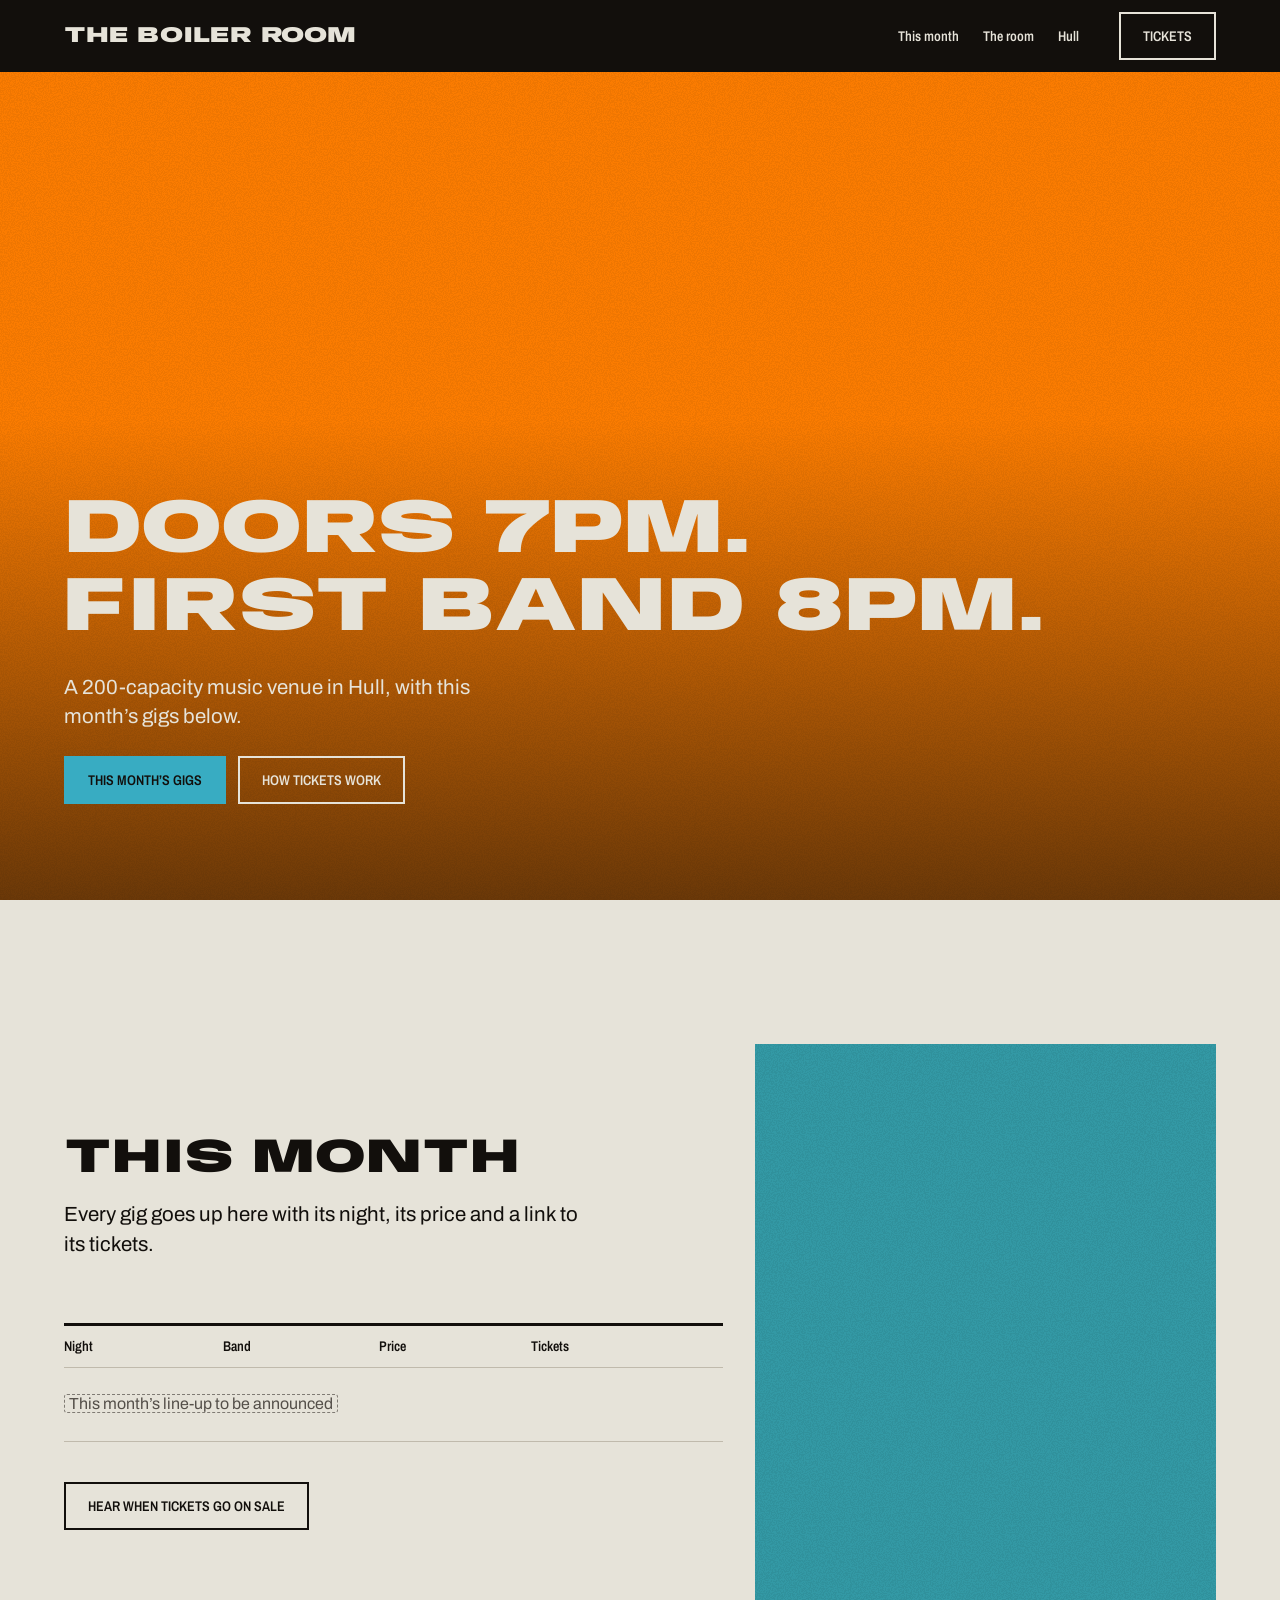
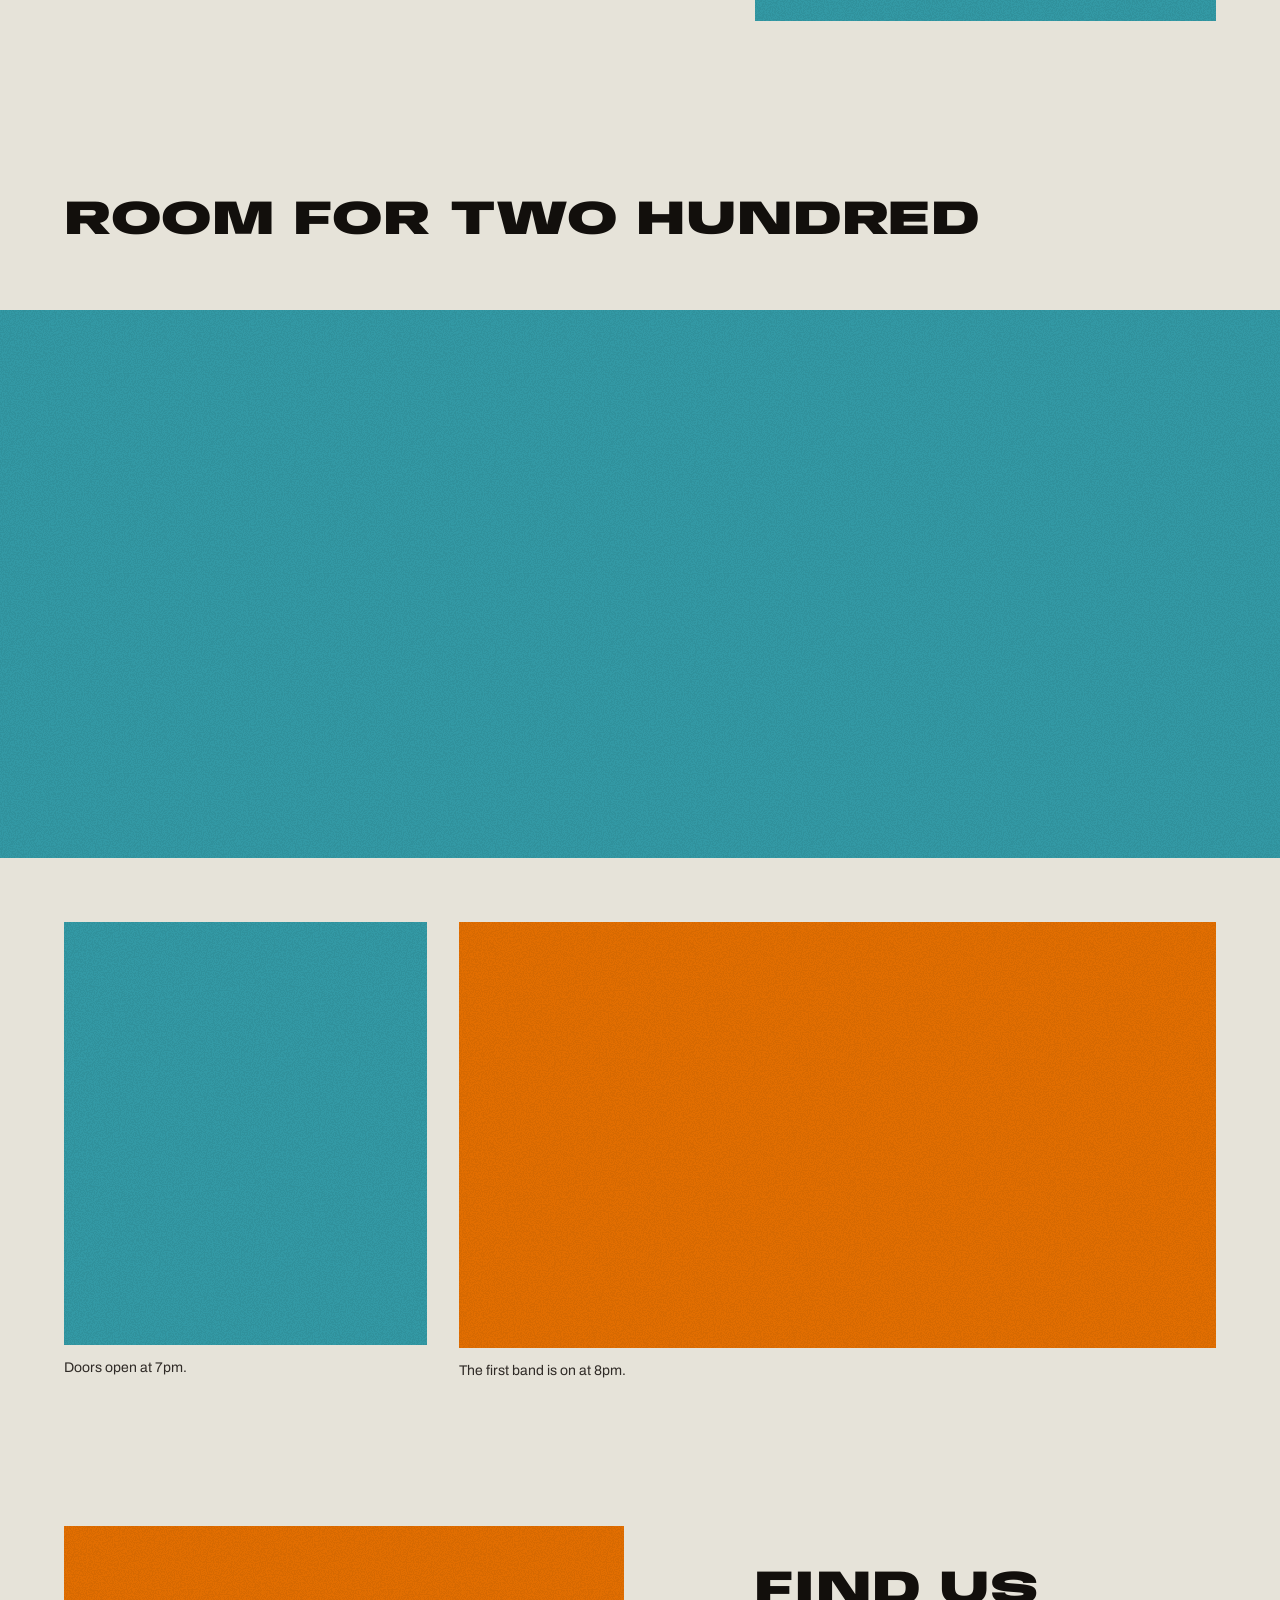
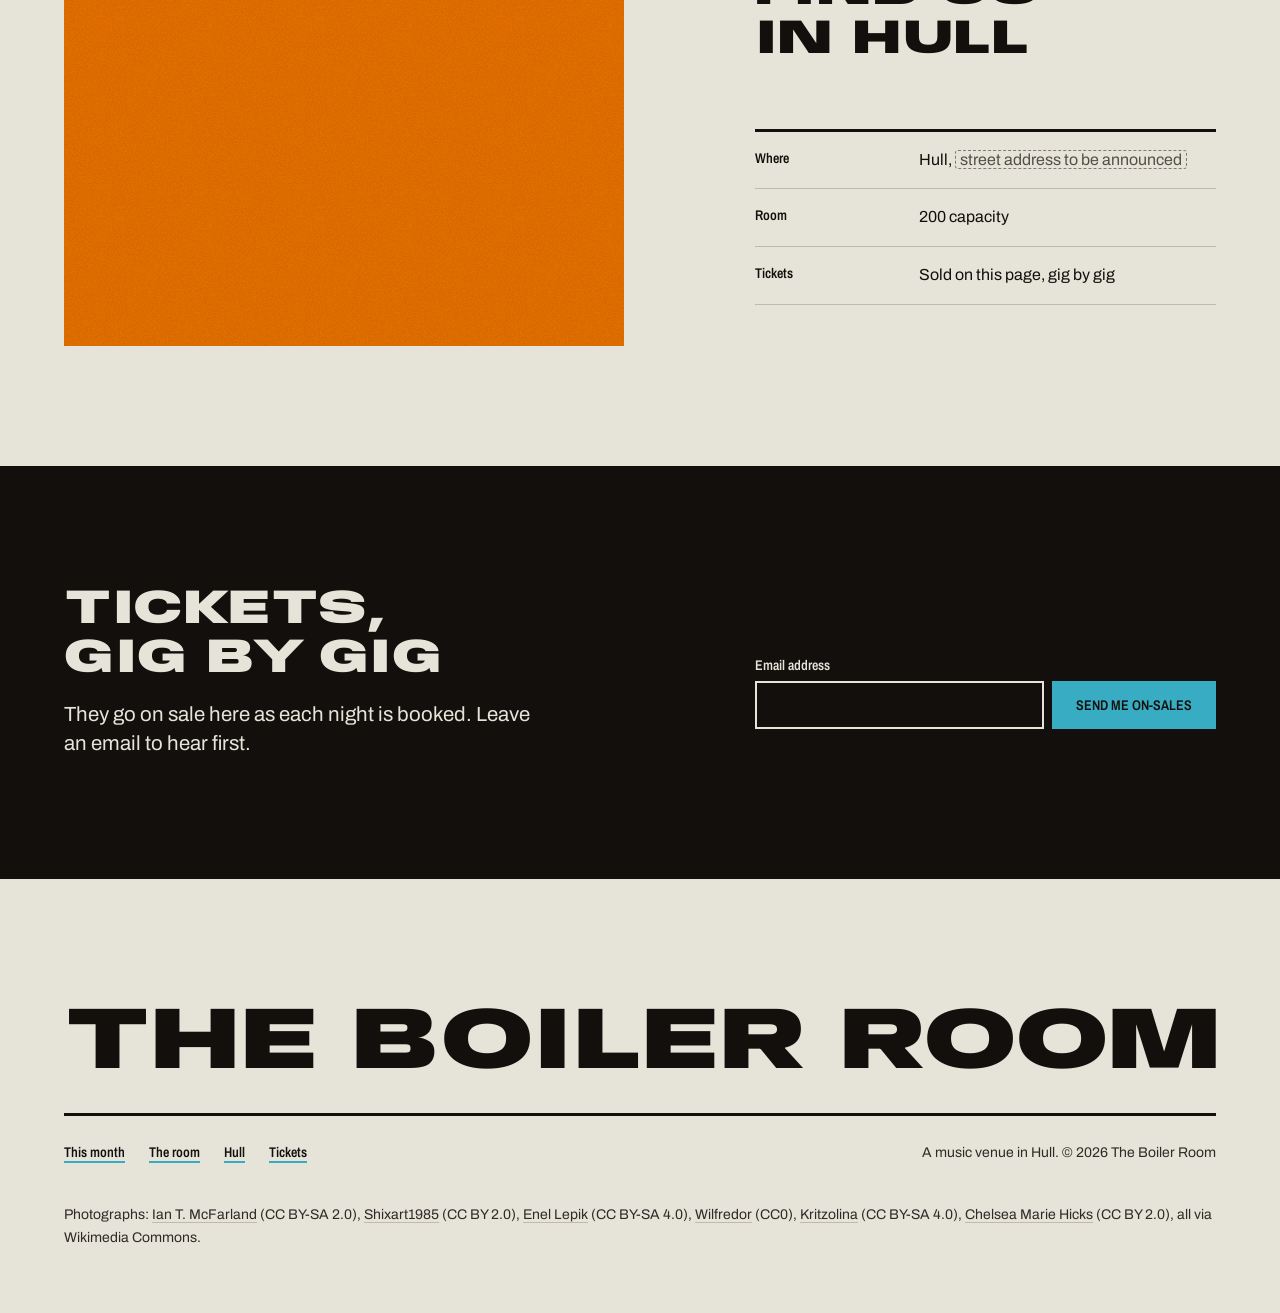
<file: .agents/skills/hallmark/scripts/fixtures/exemplars/playful.html>
<!doctype html>
<html lang="en-GB">
<head>
<meta charset="utf-8">
<meta name="viewport" content="width=device-width, initial-scale=1">
<title>The Boiler Room, Hull: this month’s gigs and tickets</title>
<meta name="description" content="The Boiler Room is a 200-capacity music venue in Hull. Doors 7pm, first band 8pm. This month’s gigs and tickets.">
<link rel="preconnect" href="https://fonts.googleapis.com">
<link rel="preconnect" href="https://fonts.gstatic.com" crossorigin>
<link href="https://fonts.googleapis.com/css2?family=Anybody:wdth,wght@100..150,900&family=Archivo:wght@400;600&family=Archivo+Narrow:wght@600&display=swap" rel="stylesheet">
<style>
/* Hallmark · job: visit · shape: Photographic · genre: playful · theme: Overprint (by request)
 * hero: Poster · nav: slab, the ink bar with the wordmark in stock colour, three links and a knocked-out Tickets outline · footer: mast, the wordmark across the container over the bar rule · imagery: photographs, library 6, mono pulled through one pass each · signature: the bill knocked out of a gig photograph printed in the orange pass · overprint: newsprint
 * axes: light/grotesk-heavy/cool · posture: full-palette · contrast: pass · fold: pass · v2.0.0 */
/* Hallmark · pre-emit critique: P4 H5 E4 S4 R4 V4 · weakest: S, the brief names no acts, so the listing is one honest slot and the photographs and the two times carry the night */
/* Hallmark · hero-review: in-thread · fix · 2 findings · 1 resolved 1 partial (the stage act is a laptop duo; the library holds no band shot with a dark foot, so the handoff asks for the venue's own) · finish-review: in-thread · fix · 1 finding · 1 resolved (the bill's room under the Poster raised to 96px) · gap: the two passes never cross on this page, so the moss shows nowhere */
:root {
  color-scheme: light;
  --space-3xs: 2px; --space-2xs: 4px; --space-xs: 8px; --space-sm: 12px; --space-md: 16px; --space-lg: 24px; --space-xl: 40px; --space-2xl: 64px; --space-3xl: 96px; --space-4xl: 144px;
  --text-xs: 0.8125rem; --text-sm: 0.875rem; --text-md: 1rem; --text-lg: 1.25rem; --text-xl: 1.5625rem; --text-2xl: 1.953rem; --text-3xl: 2.441rem;
  --text-display-s: clamp(2.25rem, 4vw + 0.5rem, 3.75rem); --text-display: clamp(2.75rem, 5vw + 1rem, 5.25rem);
  --text-section: clamp(2rem, 2.5vw + 1rem, 3.5rem); --text-title: clamp(1.25rem, 0.75vw + 0.875rem, 1.625rem); --text-lead: clamp(1.125rem, 0.35vw + 1rem, 1.375rem);
  --ease-out: cubic-bezier(0.16, 1, 0.3, 1); --ease-in: cubic-bezier(0.7, 0, 0.84, 0); --ease-in-out: cubic-bezier(0.65, 0, 0.35, 1);
  --dur-micro: 120ms; --dur-short: 220ms; --dur-long: 420ms;
  --color-error: oklch(52% 0.19 27); --color-success: oklch(50% 0.12 150);
  --container: 1440px; --gutter: 64px; --gap-columns: 32px; --section-gap-s: 120px; --section-gap: 144px; --section-gap-l: 176px;
  --z-base: 1; --z-raised: 10; --z-dropdown: 100; --z-sticky: 200; --z-sticky-nav: 300; --z-modal: 400; --z-toast: 500; --z-tooltip: 600;
  --color-paper: oklch(91.5% 0.014 92); --color-paper-2: oklch(88% 0.017 90); --color-paper-3: oklch(84% 0.02 88);
  --color-ink: oklch(17% 0.008 60); --color-ink-2: oklch(29% 0.01 60); --color-muted: oklch(43% 0.012 70);
  --color-rule: oklch(79% 0.02 85);
  --color-accent: oklch(69% 0.105 213); --color-accent-ink: oklch(17% 0.008 60); --color-focus: oklch(44% 0.1 220);
  --color-accent-2: oklch(72% 0.185 52); --color-accent-2-ink: oklch(17% 0.008 60);
  --color-mix: oklch(40% 0.106 129);
  --blend: multiply; --texture-opacity: 0.05;
  --font-display: "Anybody", ui-sans-serif, sans-serif; --font-body: "Archivo", ui-sans-serif, sans-serif;
  --font-outlier: "Archivo Narrow", ui-sans-serif, sans-serif;
  --radius-card: 0; --radius-pill: 0; --rule-hair: 1px; --rule-bar: 3px;
  --shadow-card: none;
  --tracking-display: -0.01em; --display-stretch: 140%;
}
*, *::before, *::after { box-sizing: border-box; }
html, body { overflow-x: clip; }
html { scrollbar-color: var(--color-muted) var(--color-paper); scroll-padding-top: var(--space-3xl); }
body { margin: 0; background: var(--color-paper); color: var(--color-ink); font-family: var(--font-body); font-size: var(--text-md); line-height: 1.55; -webkit-font-smoothing: antialiased; caret-color: var(--color-accent); }
::selection { background: color-mix(in oklab, var(--color-accent-2) 40%, transparent); }
:focus-visible { outline: 2px solid var(--color-focus); outline-offset: 2px; }
a { color: inherit; text-decoration-thickness: 1px; text-underline-offset: 0.16em; }
h1, h2, h3 { margin: 0; font-family: var(--font-display); font-weight: var(--display-weight, 700); font-synthesis: none; letter-spacing: var(--tracking-display); line-height: 1.05; overflow-wrap: break-word; min-width: 0; text-wrap: balance; }
h1 { max-width: 20ch; font-size: var(--text-display); } h2 { max-width: 30ch; font-size: var(--text-section); } h3 { max-width: 40ch; font-size: var(--text-title); line-height: 1.2; }
.lead { font-size: var(--text-lead); line-height: 1.45; max-width: 52ch; }
p { margin: 0; text-wrap: pretty; }
p:not([class]) { max-width: 65ch; }
img, video { max-width: 100%; height: auto; display: block; }
svg { display: block; }
[hidden] { display: none !important; }
button, input, select, textarea { font: inherit; }
.container { width: 100%; max-width: var(--container); margin-inline: auto; padding-inline: var(--gutter); box-sizing: border-box; }
.num, .figure, td.num { font-variant-numeric: tabular-nums; }
.visually-hidden { position: absolute; width: 1px; height: 1px; overflow: hidden; clip-path: inset(50%); white-space: nowrap; }
[data-slot] { position: relative; overflow: hidden; background: linear-gradient(160deg, var(--color-paper-2, var(--color-paper)), var(--color-paper-3, var(--color-paper))); }
[data-slot] > img { position: absolute; inset: 0; width: 100%; height: 100%; object-fit: cover; z-index: 1; }
[data-slot]:has(> img) > :not(img):not([data-keep]) { display: none !important; }
@media (max-width: 60rem) { :root { --gutter: 24px; --section-gap-s: 80px; --section-gap: 96px; --section-gap-l: 120px; } }
@media (max-width: 40rem) { :root { --gutter: 16px; --section-gap-s: 56px; --section-gap: 72px; --section-gap-l: 96px; --gap-columns: 16px; } }
@media (prefers-reduced-motion: reduce) { *:not(.keep-motion), *:not(.keep-motion)::before, *:not(.keep-motion)::after { animation-duration: 0.01ms !important; animation-iteration-count: 1 !important; transition-duration: 0.01ms !important; scroll-behavior: auto !important; } }
/* photographs: mono con=30 */
[data-slot] > img { filter: grayscale(1) contrast(1.3); }
:root {
  --nav-h: 72px;
  --text-bill: clamp(2.125rem, 6vw, 5.75rem);
  --grain: url("data:image/svg+xml,%3Csvg xmlns='http://www.w3.org/2000/svg' width='200' height='200'%3E%3Cfilter id='g'%3E%3CfeTurbulence type='fractalNoise' baseFrequency='0.85' numOctaves='2' stitchTiles='stitch'/%3E%3CfeColorMatrix values='0 0 0 0 0 0 0 0 0 0 0 0 0 0 0 0 0 0 9 -4'/%3E%3C/filter%3E%3Crect width='100%25' height='100%25' filter='url(%23g)'/%3E%3C/svg%3E");
}

h1, h2, h3 { font-weight: 900; font-stretch: var(--display-stretch); text-transform: uppercase; line-height: 1.02; }

/* the skip link */
.skip { position: absolute; left: var(--space-md); top: calc(-1 * var(--space-3xl)); z-index: var(--z-toast); padding: var(--space-xs) var(--space-md); background: var(--color-ink); color: var(--color-paper); }
.skip:focus-visible { top: var(--space-md); outline-color: var(--color-accent); }

/* controls: the pass-1 fill beside an inset ink outline; the press changes a fill at once */
.btn { display: inline-flex; align-items: center; justify-content: center; min-height: 48px; padding: 0 var(--space-lg); border: 0; border-radius: 0; background: none; font: 600 var(--text-sm)/1 var(--font-outlier); text-transform: uppercase; text-decoration: none; white-space: nowrap; cursor: pointer; }
.btn--primary { background: var(--color-accent); color: var(--color-accent-ink); }
.btn--primary:hover { background: color-mix(in oklab, var(--color-accent) 78%, var(--color-ink)); }
.btn--primary:active { background: color-mix(in oklab, var(--color-accent) 62%, var(--color-ink)); }
.btn--secondary { box-shadow: inset 0 0 0 2px var(--color-ink); color: var(--color-ink); }
.btn--secondary:hover { background: var(--color-ink); color: var(--color-paper); }
.btn--secondary:active { background: var(--color-ink-2); color: var(--color-paper); }
.btn--knock { box-shadow: inset 0 0 0 2px var(--color-paper); color: var(--color-paper); }
.btn--knock:hover { background: var(--color-paper); color: var(--color-ink); }
.btn--knock:active { background: var(--color-paper-3); color: var(--color-ink); }
.btn:focus-visible { outline: 2px solid var(--color-focus); outline-offset: 2px; }
.btn:disabled, .btn[aria-disabled="true"] { opacity: 0.55; cursor: not-allowed; }

/* the two passes: flat fills, multiplied, a photograph pulled through one of them */
.pass-1 { background: var(--color-accent); color: var(--color-accent-ink); mix-blend-mode: var(--blend); }
.pass-2 { background: var(--color-accent-2); color: var(--color-accent-2-ink); mix-blend-mode: var(--blend); }
.pass-1 > img, .pass-2 > img { mix-blend-mode: var(--blend); }
.grain { isolation: isolate; }
.grain::after { content: ""; position: absolute; inset: 0; z-index: 2; pointer-events: none; opacity: var(--texture-opacity); background: var(--grain) 0 0 / 200px; }

/* nav: the slab */
.slab { background: var(--color-ink); color: var(--color-paper); }
.slab__inner { display: flex; align-items: center; justify-content: space-between; gap: var(--space-lg); min-height: var(--nav-h); }
.wordmark { font: 900 1.375rem/1 var(--font-display); font-stretch: var(--display-stretch); text-transform: uppercase; letter-spacing: var(--tracking-display); color: var(--color-paper); text-decoration: none; white-space: nowrap; }
.slab__nav { display: flex; align-items: center; gap: var(--space-xl); }
.slab__links { display: flex; gap: var(--space-lg); margin: 0; padding: 0; list-style: none; }
.slab__links a { font: 600 var(--text-sm)/1 var(--font-outlier); color: var(--color-paper); text-decoration: underline; text-decoration-color: transparent; text-decoration-thickness: 2px; text-underline-offset: 0.35em; white-space: nowrap; }
.slab__links a:hover { text-decoration-color: var(--color-accent); }
.slab :focus-visible, .hero :focus-visible, .wordmark:focus-visible { outline: 2px solid var(--color-accent); outline-offset: 3px; }

/* hero: Poster, the bill knocked out to the stock over the photograph's darkest third */
.hero { position: relative; isolation: isolate; display: grid; align-items: end; min-height: calc(100dvh - var(--nav-h)); background: var(--color-ink); color: var(--color-paper); }
.hero__photo { position: absolute; inset: 0; margin: 0; z-index: 0; mix-blend-mode: normal; }
.hero__photo > img { object-position: 50% 40%; }
.hero__scrim { position: absolute; inset: 0; z-index: 1; pointer-events: none; background: linear-gradient(to top, color-mix(in oklab, var(--color-ink) 62%, transparent), transparent 58%); }
.hero__inner { position: relative; z-index: 3; display: grid; justify-items: start; gap: var(--space-lg); padding-block: var(--space-3xl); }
.hero__head { max-width: none; font-size: var(--text-bill); color: var(--color-paper); }
.hero__lead { max-width: 34ch; color: var(--color-paper); }
.hero__actions { display: flex; flex-wrap: wrap; gap: var(--space-sm); }

/* photographs: square, no frame, each printed through one pass */
.photo { position: relative; margin: 0; }
.photo--tall { aspect-ratio: 4 / 5; }
.photo--wide { aspect-ratio: 21 / 9; width: 100%; }
.photo--hull { aspect-ratio: 4 / 3; }
.caption { margin-top: var(--space-sm); font-size: var(--text-sm); color: var(--color-ink-2); }
.fill { padding: 0 0.25em; border: 1px dashed color-mix(in oklch, var(--color-muted) 70%, transparent); border-radius: 3px; color: var(--color-muted); -webkit-box-decoration-break: clone; box-decoration-break: clone; }

/* this month: the listing beside a photograph in the teal pass */
.listing { padding-top: var(--section-gap); }
.listing__grid { display: grid; grid-template-columns: repeat(12, minmax(0, 1fr)); column-gap: var(--gap-columns); align-items: center; }
.listing__text { grid-column: 1 / 8; display: grid; justify-items: start; }
.listing__text .lead { margin-top: var(--space-md); max-width: 44ch; }
.listing__shot { grid-column: 8 / 13; margin: 0; }
.bill { width: 100%; margin-block: var(--space-2xl) var(--space-xl); border-collapse: collapse; border-top: var(--rule-bar) solid var(--color-ink); font-variant-numeric: tabular-nums; }
.bill th { padding: var(--space-sm) var(--space-md) var(--space-sm) 0; border-bottom: var(--rule-hair) solid var(--color-rule); font: 600 var(--text-sm)/1.2 var(--font-outlier); text-align: left; white-space: nowrap; }
.bill td { padding: var(--space-lg) 0; border-bottom: var(--rule-hair) solid var(--color-rule); }

/* the room: the stage before doors, full bleed, then the night in two */
.room { padding-top: var(--section-gap-l); }
.room h2 { margin-bottom: var(--space-2xl); }
.room__pair { display: grid; grid-template-columns: repeat(12, minmax(0, 1fr)); column-gap: var(--gap-columns); margin-top: var(--space-2xl); }
.room__shot { margin: 0; }
.room__shot--doors { grid-column: 1 / 5; }
.room__shot--doors .photo { aspect-ratio: 6 / 7; }
.room__shot--band { grid-column: 5 / 13; }
.room__shot--band .photo { aspect-ratio: 16 / 9; }

/* hull: the photograph on the other side, the facts as a list under the bar rule */
.hull { padding-block: var(--section-gap) var(--section-gap-s); }
.hull__grid { display: grid; grid-template-columns: repeat(12, minmax(0, 1fr)); column-gap: var(--gap-columns); align-items: center; }
.hull__grid > .photo { grid-column: 1 / 7; }
.hull__text { grid-column: 8 / 13; }
.facts { margin: var(--space-2xl) 0 0; border-top: var(--rule-bar) solid var(--color-ink); }
.facts > div { display: grid; grid-template-columns: minmax(0, 1fr) minmax(0, 2fr); gap: var(--space-md); padding-block: var(--space-md); border-bottom: var(--rule-hair) solid var(--color-rule); }
.facts dt { font: 600 var(--text-sm)/1.5 var(--font-outlier); }
.facts dd { margin: 0; }

/* tickets: the ink band, stock type, the on-sale field */
.tickets { padding-block: var(--section-gap-s); background: var(--color-ink); color: var(--color-paper); }
.tickets__grid { display: grid; grid-template-columns: repeat(12, minmax(0, 1fr)); column-gap: var(--gap-columns); align-items: end; }
.tickets__text { grid-column: 1 / 8; }
.tickets__text .lead { margin-top: var(--space-md); max-width: 40ch; }
.onsale { grid-column: 8 / 13; }
.onsale label { display: block; margin-bottom: var(--space-xs); font: 600 var(--text-sm)/1.2 var(--font-outlier); }
.onsale__row { display: flex; gap: var(--space-xs); }
.onsale input { flex: 1; min-width: 0; min-height: 48px; padding: 0 var(--space-md); border: 0; border-radius: 0; background: var(--color-ink); color: var(--color-paper); box-shadow: inset 0 0 0 2px var(--color-paper); font: 400 var(--text-md) var(--font-body); outline: 2px solid transparent; outline-offset: 2px; }
.onsale input:focus-visible { outline-color: var(--color-accent); }
.onsale input[aria-invalid] { box-shadow: inset 0 0 0 2px var(--color-error); }
.onsale__help { min-height: 1lh; margin-top: var(--space-xs); font-size: var(--text-sm); color: var(--color-paper-3); }
.tickets :focus-visible { outline-color: var(--color-accent); }

/* footer: the mast */
.mast { padding-block: var(--section-gap-s) var(--space-2xl); }
.mast__word { margin: 0; font: 900 clamp(1.5rem, 6.85vw, 6.15rem)/1.02 var(--font-display); font-stretch: var(--display-stretch); text-transform: uppercase; letter-spacing: var(--tracking-display); white-space: nowrap; }
.mast__row { display: flex; flex-wrap: wrap; align-items: baseline; justify-content: space-between; gap: var(--space-lg); margin-top: var(--space-lg); padding-top: var(--space-lg); border-top: var(--rule-bar) solid var(--color-ink); }
.mast__links { display: flex; flex-wrap: wrap; gap: var(--space-lg); margin: 0; padding: 0; list-style: none; }
.mast__links a { font: 600 var(--text-sm)/1.2 var(--font-outlier); text-decoration: underline; text-decoration-color: var(--color-accent); text-decoration-thickness: 2px; text-underline-offset: 0.3em; }
.mast__links a:hover { text-decoration-color: var(--color-ink); }
.mast__note { margin: 0; font-size: var(--text-sm); color: var(--color-ink-2); }
.mast__credits { max-width: none; margin: var(--space-xl) 0 0; font-size: var(--text-sm); line-height: 1.6; color: var(--color-ink-2); }
.mast__credits span { white-space: nowrap; }
.mast__credits a { color: inherit; text-decoration: underline; text-decoration-color: var(--color-rule); text-decoration-thickness: 1px; text-underline-offset: 0.2em; }
.mast__credits a:hover { text-decoration-color: var(--color-ink); }

@media (max-width: 60rem) {
  .slab__links { display: none; }
  .hero { min-height: calc(92dvh - var(--nav-h)); }
  .listing__text, .listing__shot, .hull__grid > .photo, .hull__text, .tickets__text, .onsale { grid-column: 1 / -1; }
  .listing__shot, .hull__text, .onsale { margin-top: var(--space-2xl); }
  .room__shot--doors, .room__shot--band { grid-column: 1 / -1; }
  .room__shot--band { margin-top: var(--space-xl); }
}
@media (max-width: 40rem) {
  .wordmark { font-size: 1.0625rem; }
  .slab__nav { gap: var(--space-md); }
  .hero__inner { padding-block: var(--space-2xl) var(--space-xl); }
  .bill th:nth-child(n+3) { display: none; }
  .onsale__row { flex-direction: column; }
}
</style>
</head>
<body>
<a class="skip" href="#main">Skip to content</a>

<header class="slab">
  <div class="container slab__inner">
    <a class="wordmark" href="#main" aria-label="The Boiler Room, home">The Boiler Room</a>
    <nav class="slab__nav" aria-label="Main">
      <ul class="slab__links">
        <li><a href="#this-month">This month</a></li>
        <li><a href="#the-room">The room</a></li>
        <li><a href="#hull">Hull</a></li>
      </ul>
      <a class="btn btn--knock" href="#tickets">Tickets</a>
    </nav>
  </div>
</header>

<main id="main">
  <section class="hero" aria-labelledby="hero-head">
    <figure class="hero__photo pass-2 grain" data-slot="hero" data-alt="A gig night at the Boiler Room: the crowd from behind, hands up, the stage lit, with a dark lower half for the bill">
      <img src="https://upload.wikimedia.org/wikipedia/commons/thumb/d/d1/Lights_%282011-04-24_by_Ian_T._McFarland%29.jpg/1280px-Lights_%282011-04-24_by_Ian_T._McFarland%29.jpg" width="3198" height="2555" fetchpriority="high" alt="Two guitarists in silhouette on a small stage, lit through smoke" style="object-position: 55% 40%">
    </figure>
    <div class="hero__scrim" aria-hidden="true"></div>
    <div class="container hero__inner">
      <h1 id="hero-head" class="hero__head">Doors&nbsp;7pm.<br>First&nbsp;band 8pm.</h1>
      <p class="lead hero__lead">A 200-capacity music venue in Hull, with this month’s gigs below.</p>
      <div class="hero__actions">
        <a class="btn btn--primary" href="#this-month">This month’s gigs</a>
        <a class="btn btn--knock" href="#tickets">How tickets work</a>
      </div>
    </div>
  </section>

  <section id="this-month" class="listing" aria-labelledby="month-head">
    <div class="container listing__grid">
      <div class="listing__text">
        <h2 id="month-head">This month</h2>
        <p class="lead">Every gig goes up here with its night, its price and a link to its tickets.</p>
        <table class="bill">
          <caption class="visually-hidden">Gigs at the Boiler Room this month</caption>
          <thead>
            <tr><th scope="col">Night</th><th scope="col">Band</th><th scope="col">Price</th><th scope="col">Tickets</th></tr>
          </thead>
          <tbody>
            <tr><td colspan="4"><span class="fill" data-fill="line-up">This month’s line-up to be announced</span></td></tr>
          </tbody>
        </table>
        <a class="btn btn--secondary" href="#tickets">Hear when tickets go on sale</a>
      </div>
      <figure class="listing__shot">
        <div class="photo photo--tall pass-1 grain" data-slot="month" data-alt="A gig at the Boiler Room from the floor: a fan with both arms up, the band behind in the stage haze">
          <img src="https://upload.wikimedia.org/wikipedia/commons/thumb/f/f6/Energetic_guitarist_performs_on_stage_during_a_lively_music_festival_at_night%2C_surrounded_by_vibrant_lights_and_excited_fans.jpg/1280px-Energetic_guitarist_performs_on_stage_during_a_lively_music_festival_at_night%2C_surrounded_by_vibrant_lights_and_excited_fans.jpg" width="2300" height="1530" loading="lazy" alt="A long-haired guitarist playing under the stage lights in haze" style="object-position: 45% 55%">
        </div>
      </figure>
    </div>
  </section>

  <section id="the-room" class="room" aria-labelledby="room-head">
    <div class="container">
      <h2 id="room-head">Room for two hundred</h2>
    </div>
    <div class="photo photo--wide pass-1 grain" data-slot="room" data-alt="The Boiler Room before doors: the stage, the drum kit and the microphone, wide, from the floor">
      <img src="https://upload.wikimedia.org/wikipedia/commons/thumb/2/2f/Ansambel_SkaMeika%C2%B4.jpg/1280px-Ansambel_SkaMeika%C2%B4.jpg" width="5760" height="2880" loading="lazy" alt="The shadows of a band, horns and all, thrown on a lit screen behind the stage" style="object-position: 50% 55%">
    </div>
    <div class="container room__pair">
      <figure class="room__shot room__shot--doors">
        <div class="photo pass-1 grain" data-slot="doors" data-alt="People coming in at the Boiler Room as the doors open">
          <img src="https://upload.wikimedia.org/wikipedia/commons/thumb/e/e0/Man_playing_an_acoustic_brazilian_guitar_%28Viol%C3%A3o%29_on_Marco_Zero_Square%2C_Refice%2C_Pernambuco%2C_Brazil.jpg/1280px-Man_playing_an_acoustic_brazilian_guitar_%28Viol%C3%A3o%29_on_Marco_Zero_Square%2C_Refice%2C_Pernambuco%2C_Brazil.jpg" width="1920" height="1280" loading="lazy" alt="A weathered hand picking the strings of a resonator guitar" style="object-position: 30% 45%">
        </div>
        <figcaption class="caption">Doors open at 7pm.</figcaption>
      </figure>
      <figure class="room__shot room__shot--band">
        <div class="photo pass-2 grain" data-slot="band" data-alt="The first band of the night on the Boiler Room stage">
          <img src="https://upload.wikimedia.org/wikipedia/commons/thumb/4/4f/Kratzen_at_Puch_Open_Air_2024_02.jpg/1280px-Kratzen_at_Puch_Open_Air_2024_02.jpg" width="5472" height="3648" loading="lazy" alt="A bass player and a keyboard player on stage under the lights" style="object-position: 50% 40%">
        </div>
        <figcaption class="caption">The first band is on at 8pm.</figcaption>
      </figure>
    </div>
  </section>

  <section id="hull" class="hull" aria-labelledby="hull-head">
    <div class="container hull__grid">
      <div class="photo photo--hull pass-2 grain" data-slot="bar" data-alt="The Boiler Room on a gig night, the bar and the room from inside">
        <img src="https://upload.wikimedia.org/wikipedia/commons/thumb/5/51/Cure_cocktail_bar_New_Orleans_2011.jpg/1280px-Cure_cocktail_bar_New_Orleans_2011.jpg" width="4752" height="3168" loading="lazy" alt="A dim bar with lit shelves of bottles and a bartender at work" style="object-position: 25% 35%">
      </div>
      <div class="hull__text">
        <h2 id="hull-head">Find us in Hull</h2>
        <dl class="facts">
          <div><dt>Where</dt><dd>Hull, <span class="fill" data-fill="address">street address to be announced</span></dd></div>
          <div><dt>Room</dt><dd>200 capacity</dd></div>
          <div><dt>Tickets</dt><dd>Sold on this page, gig by gig</dd></div>
        </dl>
      </div>
    </div>
  </section>

  <section id="tickets" class="tickets" aria-labelledby="tickets-head">
    <div class="container tickets__grid">
      <div class="tickets__text">
        <h2 id="tickets-head">Tickets, gig by gig</h2>
        <p class="lead">They go on sale here as each night is booked. Leave an email to hear first.</p>
      </div>
      <form class="onsale" data-endpoint="" novalidate>
        <label for="onsale-email">Email address</label>
        <div class="onsale__row">
          <input id="onsale-email" name="email" type="email" inputmode="email" autocomplete="email" required>
          <button class="btn btn--primary" type="submit">Send me on-sales</button>
        </div>
        <p class="onsale__help" id="onsale-help" aria-live="polite"></p>
      </form>
    </div>
  </section>
</main>

<footer class="mast">
  <div class="container">
    <p class="mast__word">The Boiler Room</p>
    <div class="mast__row">
      <nav aria-label="Footer">
        <ul class="mast__links">
          <li><a href="#this-month">This month</a></li>
          <li><a href="#the-room">The room</a></li>
          <li><a href="#hull">Hull</a></li>
          <li><a href="#tickets">Tickets</a></li>
        </ul>
      </nav>
      <p class="mast__note">A music venue in Hull. © 2026 The Boiler Room</p>
    </div>
    <p class="mast__credits" data-credits>Photographs: <a href="https://commons.wikimedia.org/wiki/File:Lights_(2011-04-24_by_Ian_T._McFarland).jpg">Ian T. McFarland</a> <span>(CC BY-SA 2.0)</span>, <a href="https://commons.wikimedia.org/wiki/File:Energetic_guitarist_performs_on_stage_during_a_lively_music_festival_at_night,_surrounded_by_vibrant_lights_and_excited_fans.jpg">Shixart1985</a> <span>(CC BY 2.0)</span>, <a href="https://commons.wikimedia.org/wiki/File:Ansambel_SkaMeika%C2%B4.jpg">Enel Lepik</a> <span>(CC BY-SA 4.0)</span>, <a href="https://commons.wikimedia.org/wiki/File:Man_playing_an_acoustic_brazilian_guitar_(Viol%C3%A3o)_on_Marco_Zero_Square,_Refice,_Pernambuco,_Brazil.jpg">Wilfredor</a> <span>(CC0)</span>, <a href="https://commons.wikimedia.org/wiki/File:Kratzen_at_Puch_Open_Air_2024_02.jpg">Kritzolina</a> <span>(CC BY-SA 4.0)</span>, <a href="https://commons.wikimedia.org/wiki/File:Cure_cocktail_bar_New_Orleans_2011.jpg">Chelsea Marie Hicks</a> <span>(CC BY 2.0)</span>, all via Wikimedia Commons.</p>
  </div>
</footer>

<script>
document.querySelectorAll('form[data-endpoint]').forEach((form) => {
  const input = form.querySelector('input'), help = form.querySelector('[aria-live]');
  form.addEventListener('submit', (e) => {
    e.preventDefault();
    const ok = input.checkValidity();
    input.toggleAttribute('aria-invalid', !ok);
    if (!ok) { input.setAttribute('aria-describedby', help.id); help.textContent = 'That address looks incomplete. Write it as name@example.com.'; input.focus(); return; }
    if (!form.dataset.endpoint) { help.textContent = 'Nothing was sent: this form is not connected yet.'; return; }
    fetch(form.dataset.endpoint, { method: 'POST', body: new FormData(form) })
      .then((r) => { help.textContent = r.ok ? 'Thanks. On-sales go to ' + input.value.trim() + '.' : 'That did not go through. Try again in a minute.'; })
      .catch(() => { help.textContent = 'That did not go through. Try again in a minute.'; });
  });
});
window.hallmarkSlots = (m) => { for (const [k, v] of Object.entries(m)) { const s = document.querySelector(`[data-slot="${k}"]`); if (!s) continue; const im = new Image(); im.src = typeof v === 'string' ? v : v.src; im.alt = (typeof v === 'object' && v.alt) || s.dataset.alt || ''; s.querySelectorAll(':scope > img').forEach((o) => o.remove()); s.prepend(im); } };
document.querySelectorAll('[data-slot] > img').forEach((i) => { if (i.complete && !i.naturalWidth) i.remove(); else i.addEventListener('error', () => i.remove(), { once: true }); });
</script>
</body>
</html>
</file>
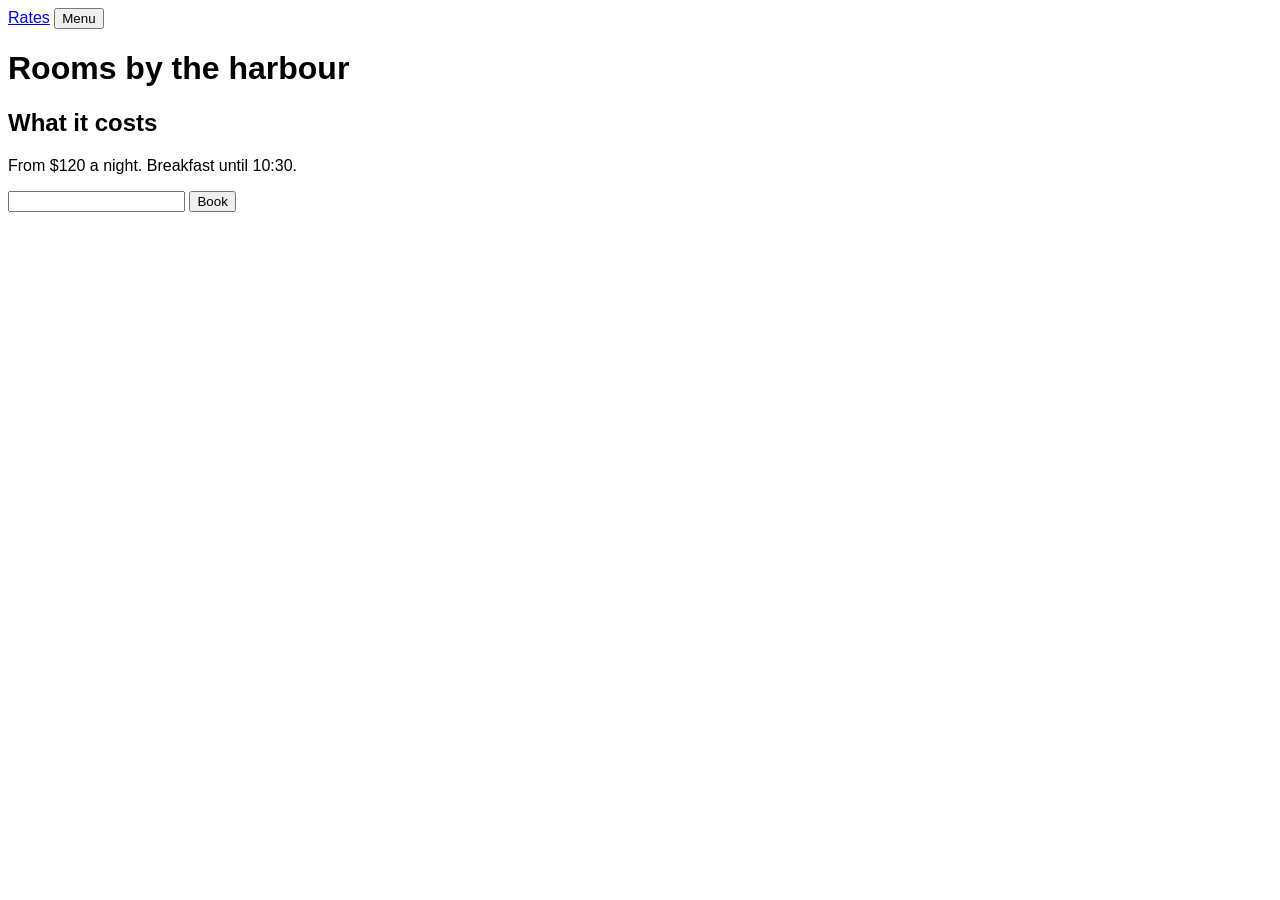
<file: .agents/skills/hallmark/scripts/fixtures/kept/after.html>
<!doctype html>
<html lang="en">
<head>
<meta charset="utf-8">
<meta name="viewport" content="width=device-width, initial-scale=1">
<title>Kept fixture, the page after</title>
<meta name="description" content="A careless redesign: one link, one field, one handler, one test hook and one script hook are gone, and one heading is reworded.">
<style>
/* Hallmark · shape: fixture · genre: editorial · theme: fixture (by request) · redesign: full */
/* Hallmark · dropped mailto:desk@example.com · the desk address is retired and the form replaces it */
body { font-family: sans-serif; }
</style>
</head>
<body>
<nav id="site-nav"><a href="#rates">Rates</a> <button id="menu-button" type="button">Menu</button></nav>
<h1>Rooms by the harbour</h1>
<h2 id="rates">What it costs</h2>
<p>From $120 a night. Breakfast until 10:30.</p>
<form action="https://example.com/api/book" method="post">
  <input name="email" type="email">
  <button type="submit">Book</button>
</form>
<script>
document.getElementById('nav-toggle').addEventListener('click', function () { document.querySelector('#site-nav').classList.toggle('is-open'); });
</script>
</body>
</html>
</file>
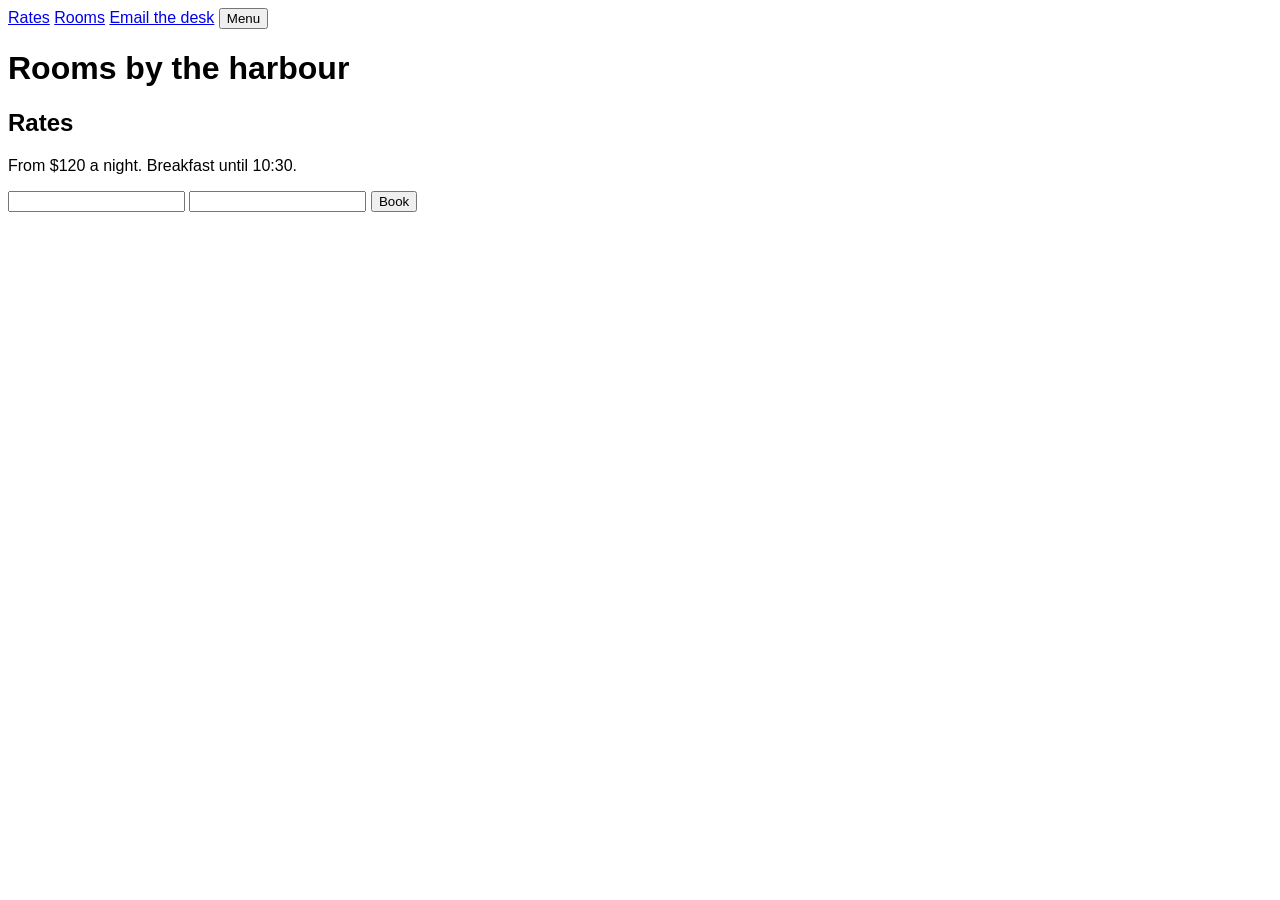
<file: .agents/skills/hallmark/scripts/fixtures/kept/before.html>
<!doctype html>
<html lang="en">
<head>
<meta charset="utf-8">
<meta name="viewport" content="width=device-width, initial-scale=1">
<title>Kept fixture, the page before</title>
<meta name="description" content="The page a redesign starts from; after.html drops one of everything the record holds.">
<style>
body { font-family: sans-serif; }
</style>
</head>
<body>
<nav id="site-nav"><a href="#rates">Rates</a> <a href="rooms.html">Rooms</a> <a href="mailto:desk@example.com">Email the desk</a> <button id="nav-toggle" type="button">Menu</button></nav>
<h1>Rooms by the harbour</h1>
<h2 id="rates">Rates</h2>
<p>From $120 a night. Breakfast until 10:30.</p>
<form action="https://example.com/api/book" method="post">
  <input name="email" type="email">
  <input name="nights" type="number">
  <button type="submit" onclick="track('book')" data-testid="book-button">Book</button>
</form>
<script>
document.getElementById('nav-toggle').addEventListener('click', function () { document.querySelector('#site-nav').classList.toggle('is-open'); });
</script>
</body>
</html>
</file>
<file: frontend/styles.css>
/* =========================================================
   Моніторинг температури та вологості — стилі
   ========================================================= */

:root {
  --bg:            #eef1f6;
  --bg-grad:       radial-gradient(1200px 600px at 15% -10%, #dbe7ff 0%, transparent 60%),
                   radial-gradient(1000px 500px at 100% 0%, #ffe4e0 0%, transparent 55%);
  --card:          #ffffff;
  --card-soft:     #f6f8fc;
  --text:          #131a26;
  --text-dim:      #667389;
  --line:          #e2e7f0;

  --accent-temp:   #ef6b3a;
  --accent-temp-2: #ffb066;
  --accent-humid:  #2f7fe0;
  --accent-humid-2:#63c3f0;

  --ok:            #23b26d;
  --warn:          #e0a02f;
  --err:           #e5484d;

  --radius:        18px;
  --shadow:        0 1px 2px rgba(19, 26, 38, .05), 0 12px 30px -12px rgba(19, 26, 38, .18);
}

@media (prefers-color-scheme: dark) {
  :root {
    --bg:          #0e1219;
    --bg-grad:     radial-gradient(1200px 600px at 15% -10%, #16233d 0%, transparent 60%),
                   radial-gradient(1000px 500px at 100% 0%, #2b1a1a 0%, transparent 55%);
    --card:        #151b25;
    --card-soft:   #1b2230;
    --text:        #eaeef6;
    --text-dim:    #8e9bb1;
    --line:        #26303f;
    --shadow:      0 1px 2px rgba(0, 0, 0, .4), 0 14px 34px -14px rgba(0, 0, 0, .7);
  }
}

* { box-sizing: border-box; }

html, body { margin: 0; }

body {
  min-height: 100vh;
  padding: 28px clamp(12px, 3vw, 40px) 34px;
  background: var(--bg-grad), var(--bg);
  background-attachment: fixed;
  color: var(--text);
  font: 15px/1.5 system-ui, -apple-system, "Segoe UI", Roboto, "Helvetica Neue", Arial, sans-serif;
  -webkit-font-smoothing: antialiased;
}

/* ---------- шапка ---------- */

.topbar {
  max-width: 1180px;
  margin: 0 auto 20px;
  display: flex;
  flex-wrap: wrap;
  align-items: center;
  justify-content: space-between;
  gap: 14px;
}

.topbar h1 {
  margin: 0;
  font-size: clamp(19px, 2.4vw, 26px);
  letter-spacing: -.02em;
}

.subtitle {
  margin: 3px 0 0;
  color: var(--text-dim);
  font-size: 13.5px;
}

.topbar__status {
  display: flex;
  align-items: center;
  gap: 10px;
}

.status-text {
  color: var(--text-dim);
  font-size: 13px;
  font-variant-numeric: tabular-nums;
}

.dot {
  width: 9px;
  height: 9px;
  border-radius: 50%;
  background: var(--text-dim);
  flex: 0 0 auto;
}
.dot--ok   { background: var(--ok);   box-shadow: 0 0 0 4px color-mix(in srgb, var(--ok) 20%, transparent); }
.dot--warn { background: var(--warn); box-shadow: 0 0 0 4px color-mix(in srgb, var(--warn) 20%, transparent); }
.dot--err  { background: var(--err);  box-shadow: 0 0 0 4px color-mix(in srgb, var(--err) 20%, transparent); }

.btn {
  appearance: none;
  border: 1px solid var(--line);
  background: var(--card);
  color: var(--text);
  padding: 8px 15px;
  border-radius: 10px;
  font: inherit;
  font-size: 13.5px;
  cursor: pointer;
  box-shadow: var(--shadow);
  transition: transform .12s ease, background .15s ease;
}
.btn:hover  { background: var(--card-soft); }
.btn:active { transform: scale(.97); }
.btn:disabled { opacity: .5; cursor: default; }

/* ---------- банер ---------- */

.banner {
  max-width: 1180px;
  margin: 0 auto 18px;
  padding: 11px 15px;
  border: 1px solid color-mix(in srgb, var(--warn) 45%, var(--line));
  background: color-mix(in srgb, var(--warn) 12%, var(--card));
  border-radius: 12px;
  font-size: 13.5px;
}
.banner b { font-weight: 650; }

/* ---------- сітка секцій ---------- */

.grid {
  max-width: 1180px;
  margin: 0 auto;
  display: grid;
  grid-template-columns: repeat(2, minmax(0, 1fr));
  gap: 22px;
  align-items: start;
}

@media (max-width: 860px) {
  .grid { grid-template-columns: minmax(0, 1fr); }
}

.panel {
  background: var(--card);
  border: 1px solid var(--line);
  border-radius: var(--radius);
  box-shadow: var(--shadow);
  padding: 20px 20px 16px;
  position: relative;
  overflow: hidden;
}

.panel::before {
  content: "";
  position: absolute;
  inset: 0 0 auto 0;
  height: 4px;
  background: linear-gradient(90deg, var(--c1), var(--c2));
}

.panel[data-metric="temp"]  { --c1: var(--accent-temp);  --c2: var(--accent-temp-2);  }
.panel[data-metric="humid"] { --c1: var(--accent-humid); --c2: var(--accent-humid-2); }

.panel__title {
  margin: 4px 0 16px;
  font-size: 15px;
  font-weight: 650;
  letter-spacing: .04em;
  text-transform: uppercase;
  color: var(--text-dim);
  display: flex;
  align-items: center;
  gap: 9px;
}

.panel__icon {
  width: 10px;
  height: 10px;
  border-radius: 3px;
  background: linear-gradient(135deg, var(--c1), var(--c2));
}

/* ---------- актуальне значення ---------- */

.current {
  text-align: center;
  padding: 14px 0 20px;
}

.current__value {
  font-size: clamp(52px, 8vw, 78px);
  font-weight: 700;
  line-height: 1;
  letter-spacing: -.035em;
  font-variant-numeric: tabular-nums;
  background: linear-gradient(140deg, var(--c1) 10%, var(--c2) 90%);
  -webkit-background-clip: text;
  background-clip: text;
  color: transparent;
}

.current__unit {
  font-size: .42em;
  font-weight: 600;
  margin-left: .12em;
  letter-spacing: 0;
}

.current__meta {
  margin-top: 8px;
  color: var(--text-dim);
  font-size: 13px;
}
.current__meta b { color: var(--text); font-weight: 600; font-variant-numeric: tabular-nums; }

/* ---------- заголовки блоків ---------- */

.block-title {
  margin: 18px 0 10px;
  padding-top: 14px;
  border-top: 1px dashed var(--line);
  font-size: 12px;
  font-weight: 650;
  letter-spacing: .07em;
  text-transform: uppercase;
  color: var(--text-dim);
}

/* ---------- графік ---------- */

.chart {
  height: 190px;
  width: 100%;
}

.chart svg { display: block; overflow: visible; }

.chart .grid-line { stroke: var(--line); stroke-width: 1; }

.chart .axis-text {
  fill: var(--text-dim);
  font-size: 10.5px;
  font-variant-numeric: tabular-nums;
}

.chart .bar {
  fill: var(--c1);
  opacity: .82;
  transition: opacity .12s ease;
  cursor: default;
}
.chart .bar:hover { opacity: 1; }

.chart .bar-label { fill: var(--text-dim); font-size: 10px; text-anchor: middle; }

.empty {
  display: flex;
  align-items: center;
  justify-content: center;
  height: 100%;
  margin: 0;
  color: var(--text-dim);
  font-size: 13.5px;
  border: 1px dashed var(--line);
  border-radius: 12px;
}

/* ---------- тиждень ---------- */

.week {
  list-style: none;
  margin: 0;
  padding: 0;
  display: grid;
  gap: 2px;
}

.week__row {
  display: grid;
  grid-template-columns: 74px 1fr auto;
  align-items: center;
  gap: 12px;
  padding: 8px 8px;
  border-radius: 10px;
  transition: background .12s ease;
}
.week__row:hover { background: var(--card-soft); }

.week__day {
  font-size: 13px;
  font-weight: 600;
  font-variant-numeric: tabular-nums;
  white-space: nowrap;
}
.week__day small {
  display: block;
  color: var(--text-dim);
  font-weight: 500;
  font-size: 11px;
  text-transform: lowercase;
}

.week__bar {
  height: 6px;
  border-radius: 99px;
  background: var(--line);
  overflow: hidden;
}
.week__bar i {
  display: block;
  height: 100%;
  border-radius: 99px;
  background: linear-gradient(90deg, var(--c1), var(--c2));
  min-width: 3px;
}

.week__val {
  font-size: 15px;
  font-weight: 700;
  font-variant-numeric: tabular-nums;
  text-align: right;
  white-space: nowrap;
}
.week__val small { font-size: 11px; font-weight: 600; color: var(--text-dim); margin-left: 2px; }

.week__other {
  grid-column: 2 / -1;
  margin-top: -6px;
  font-size: 11.5px;
  color: var(--text-dim);
  font-variant-numeric: tabular-nums;
  text-align: right;
}

.week .empty { grid-column: 1 / -1; }

/* ---------- підвал ---------- */

.footer {
  max-width: 1180px;
  margin: 26px auto 0;
  display: flex;
  flex-wrap: wrap;
  justify-content: space-between;
  gap: 8px;
  color: var(--text-dim);
  font-size: 12px;
}
.footer #api-info { font-family: ui-monospace, SFMono-Regular, Menlo, monospace; }
</file>
